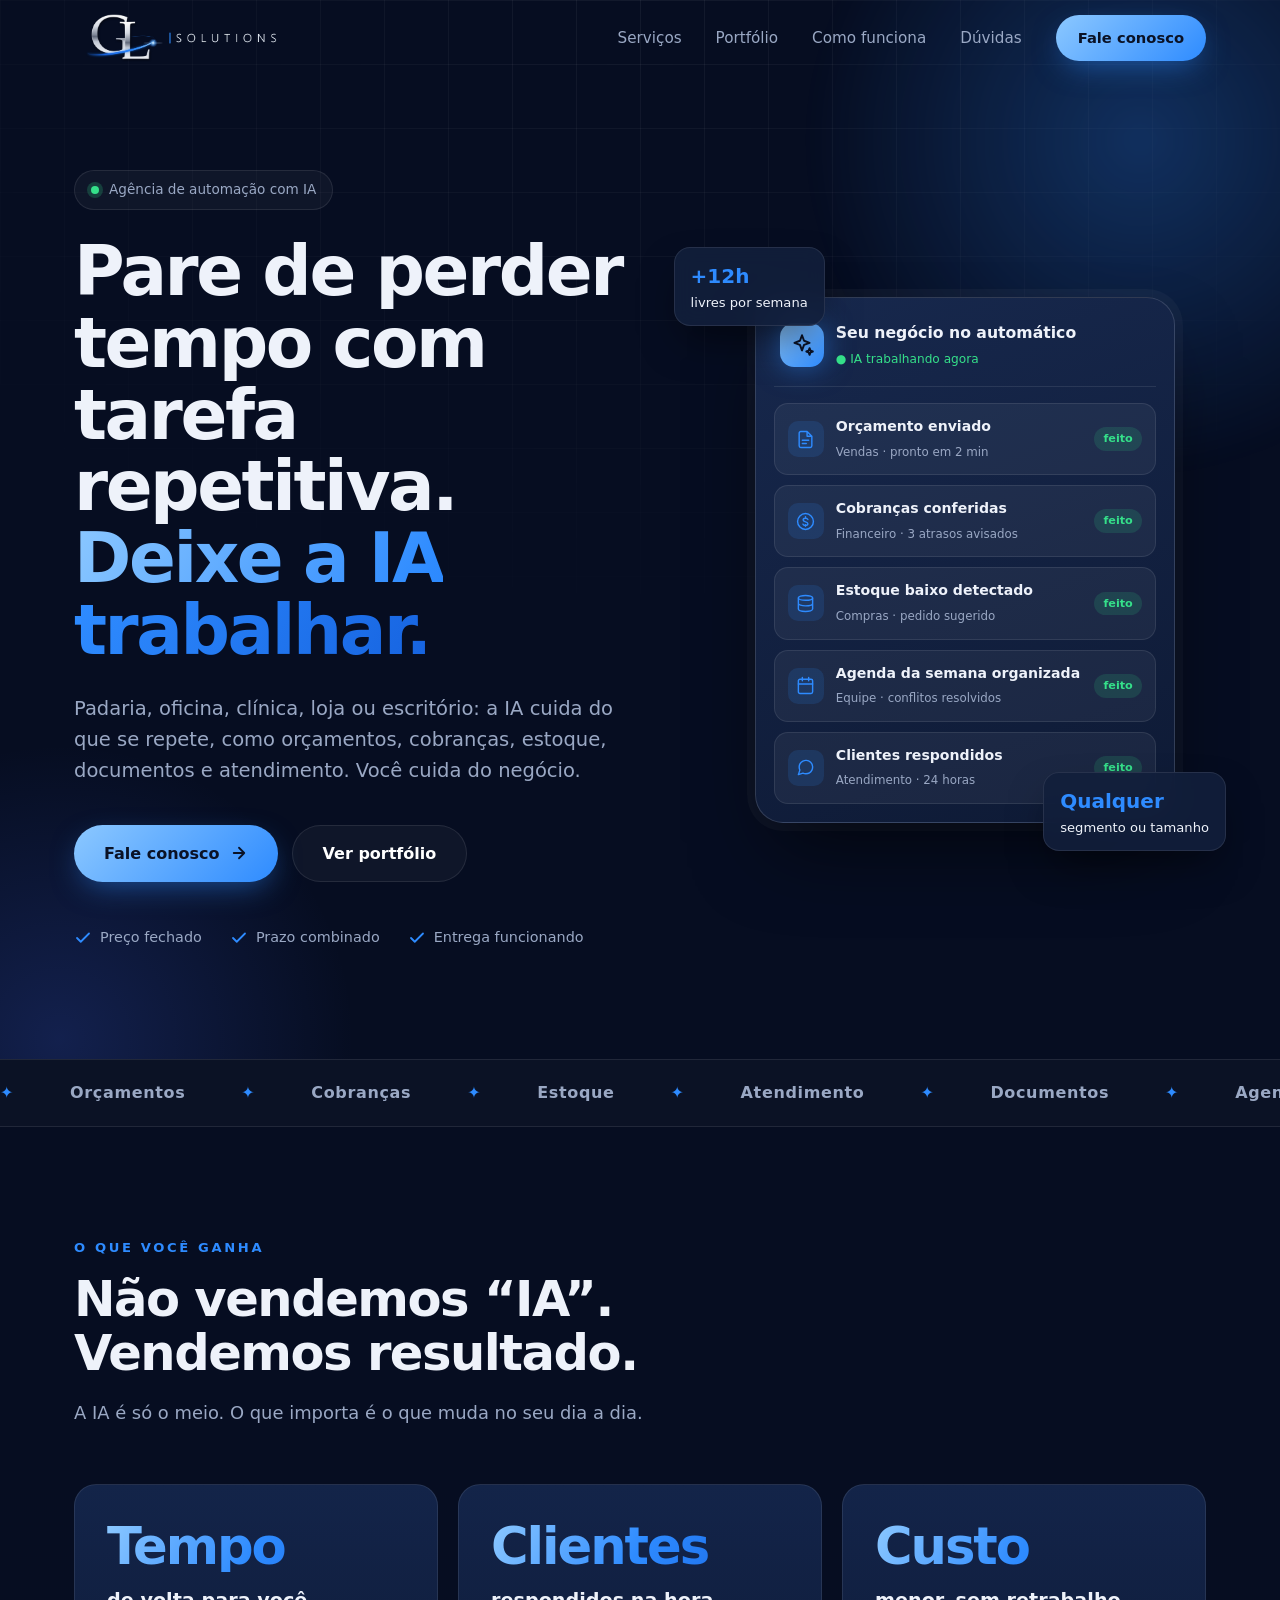
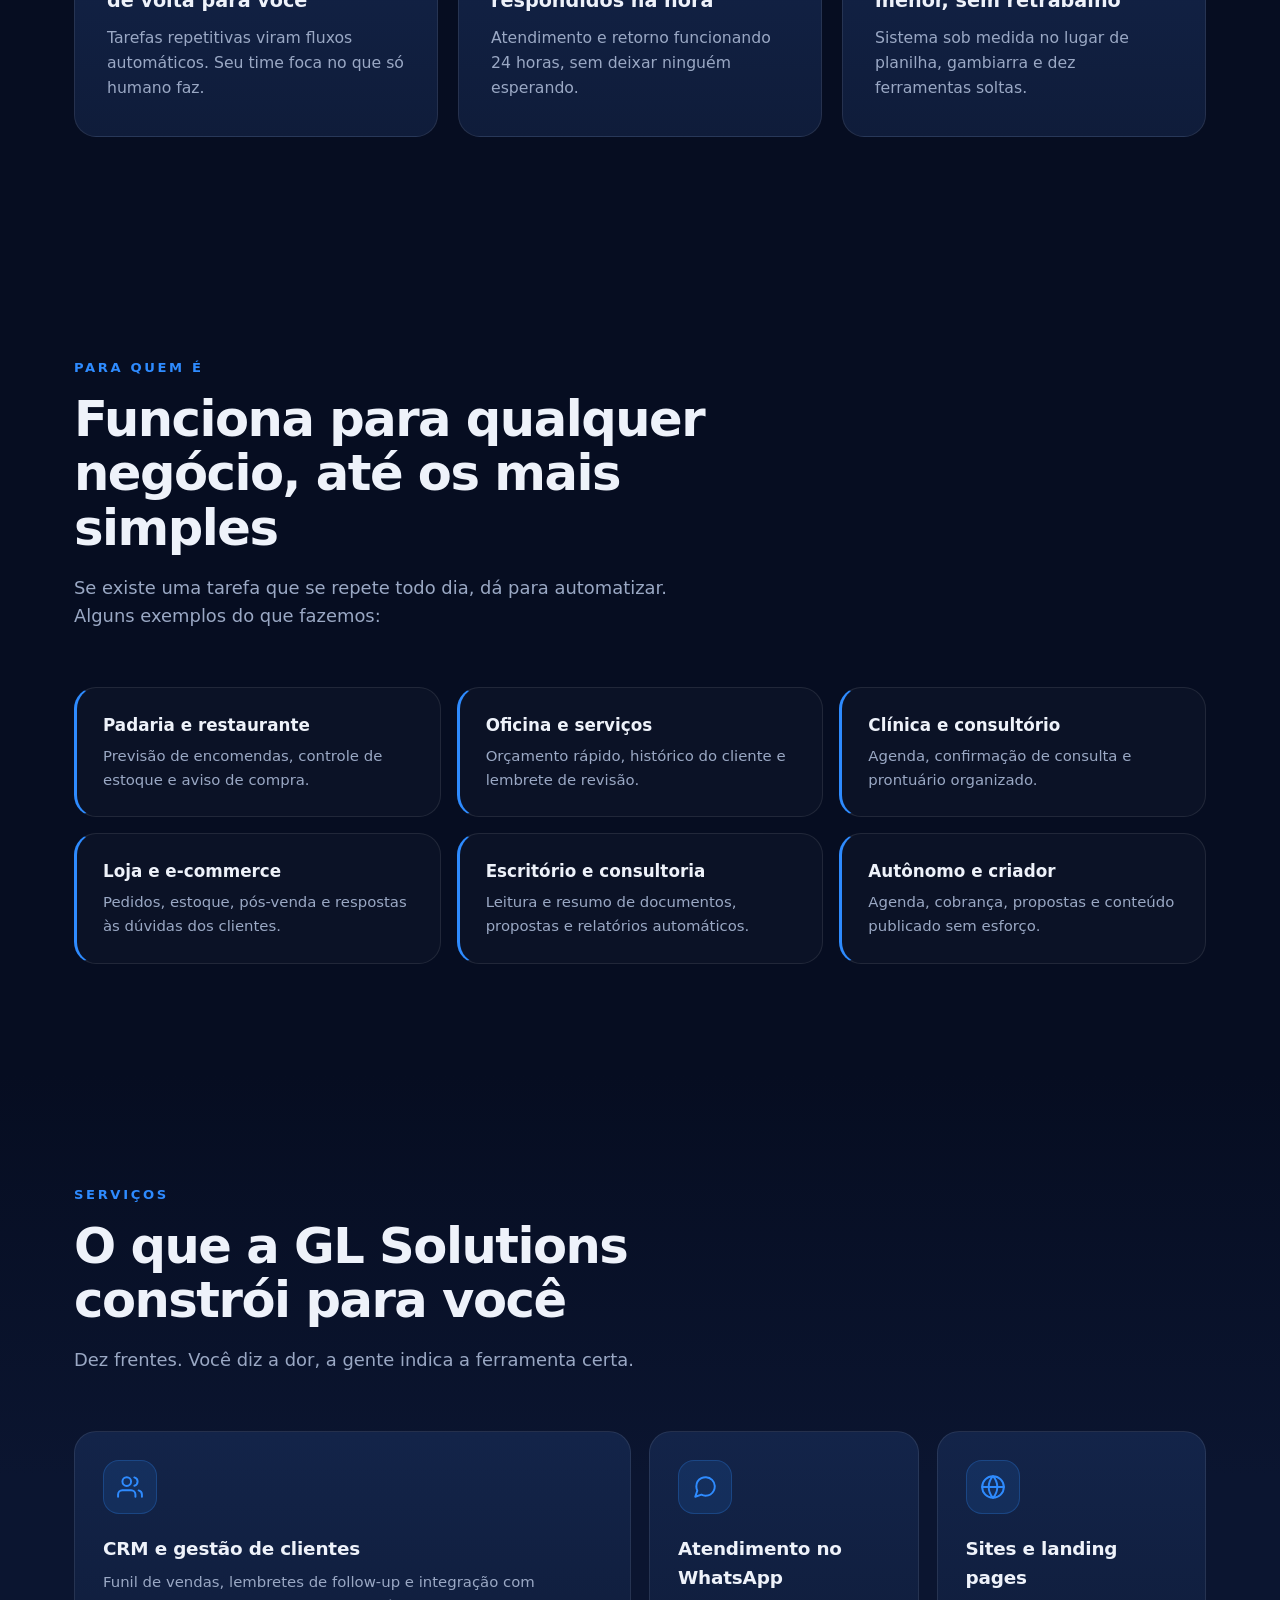
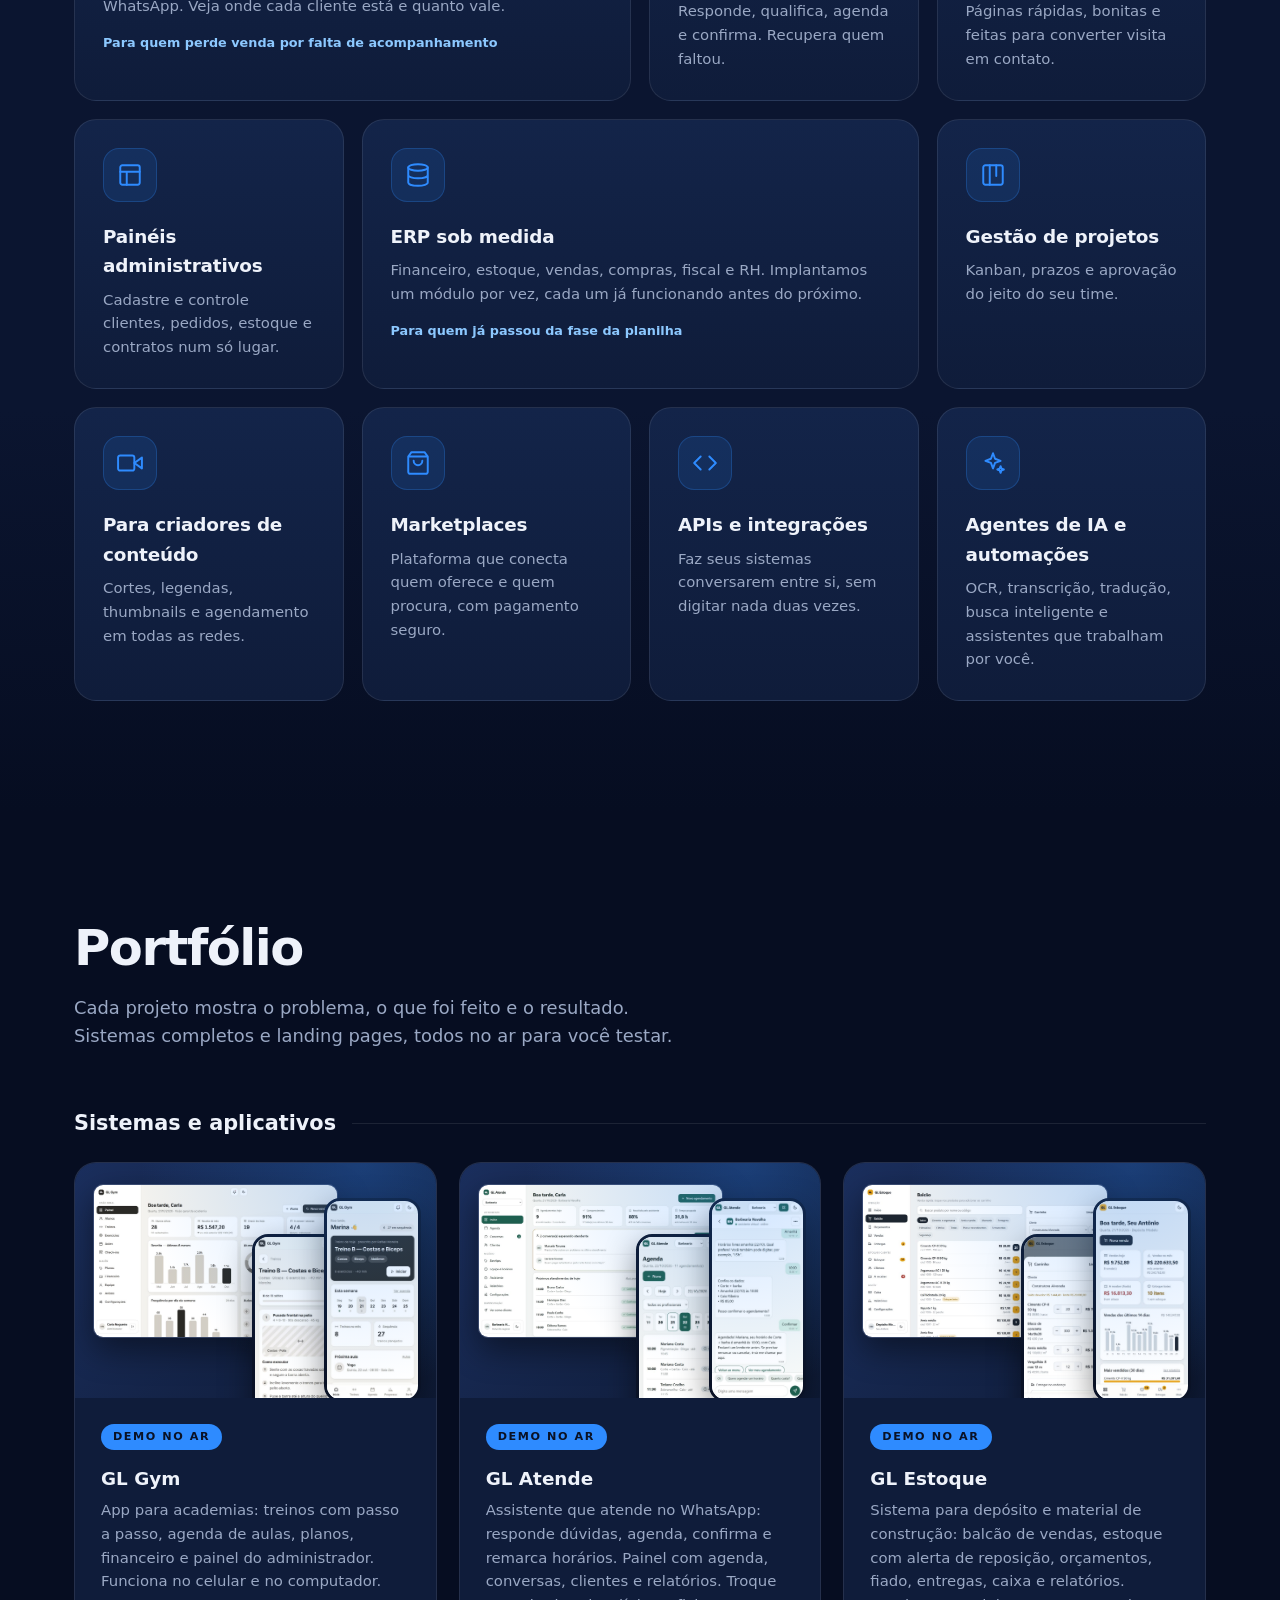
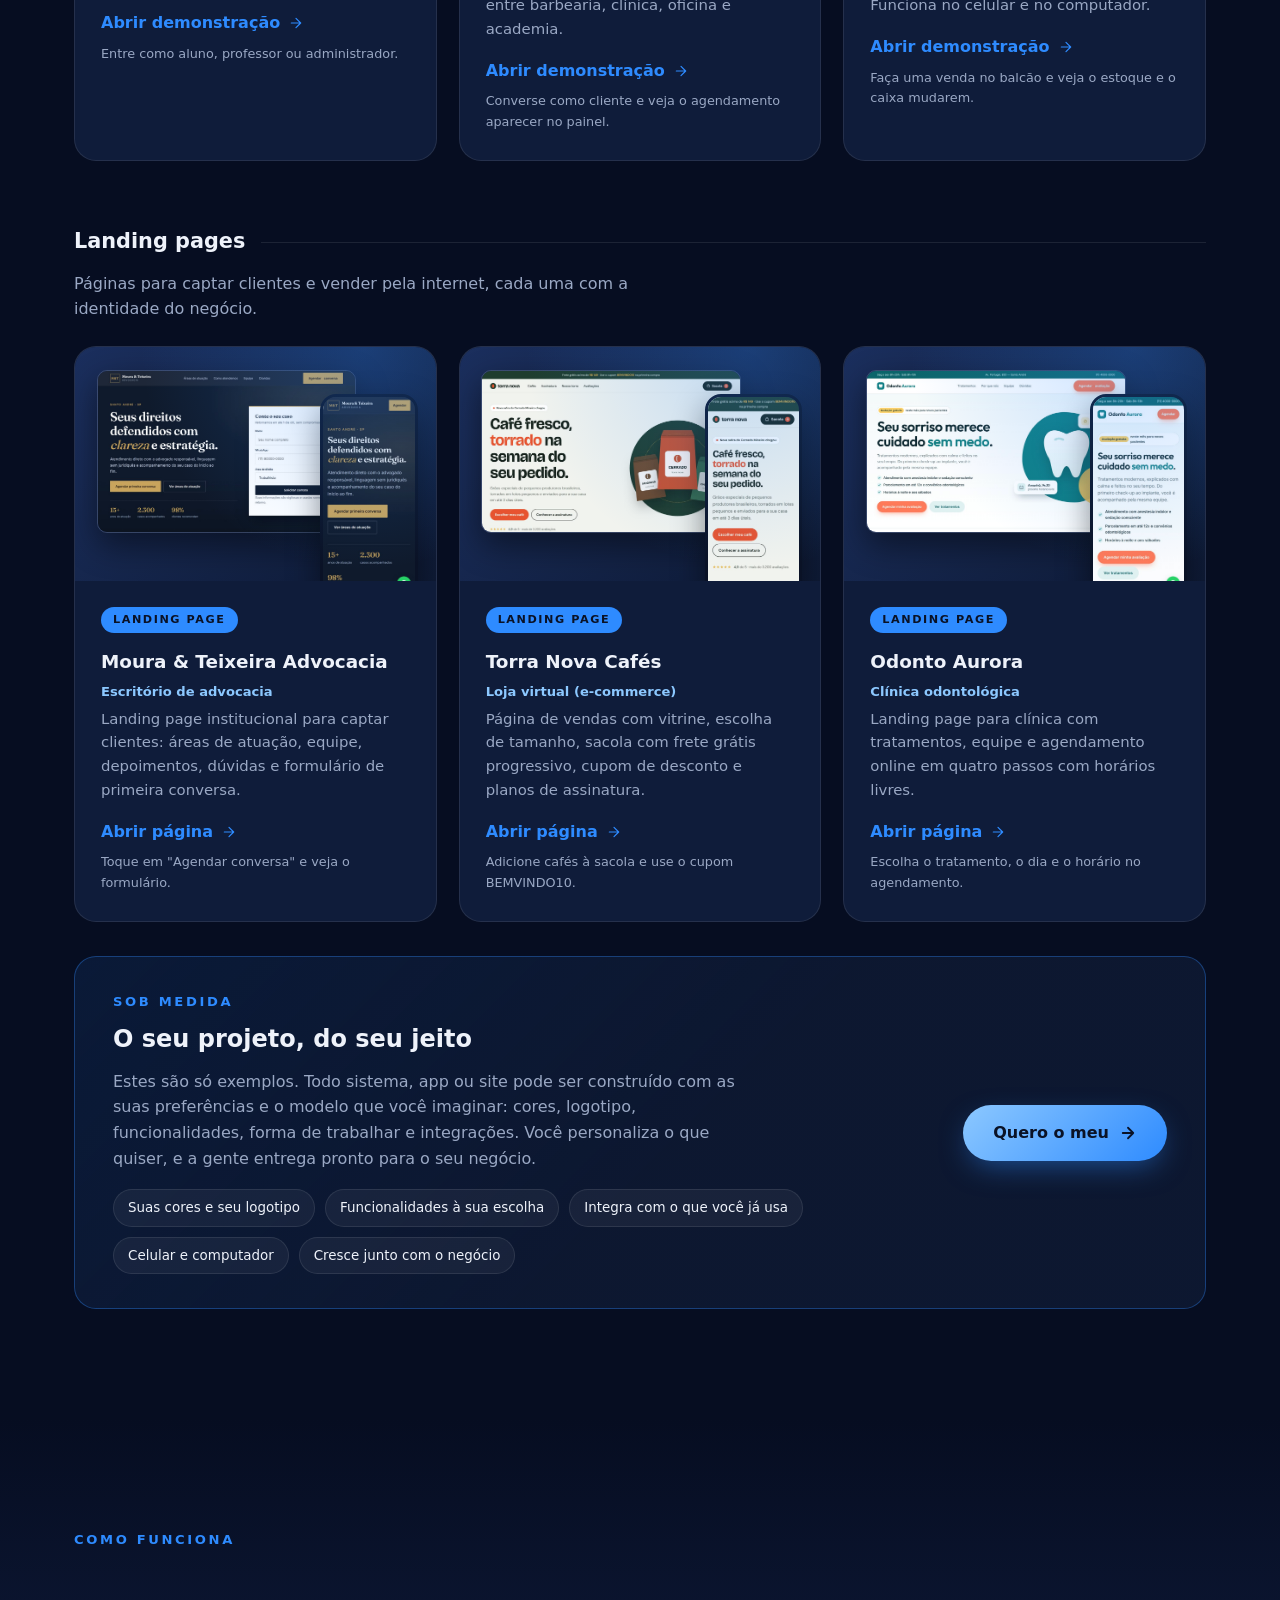
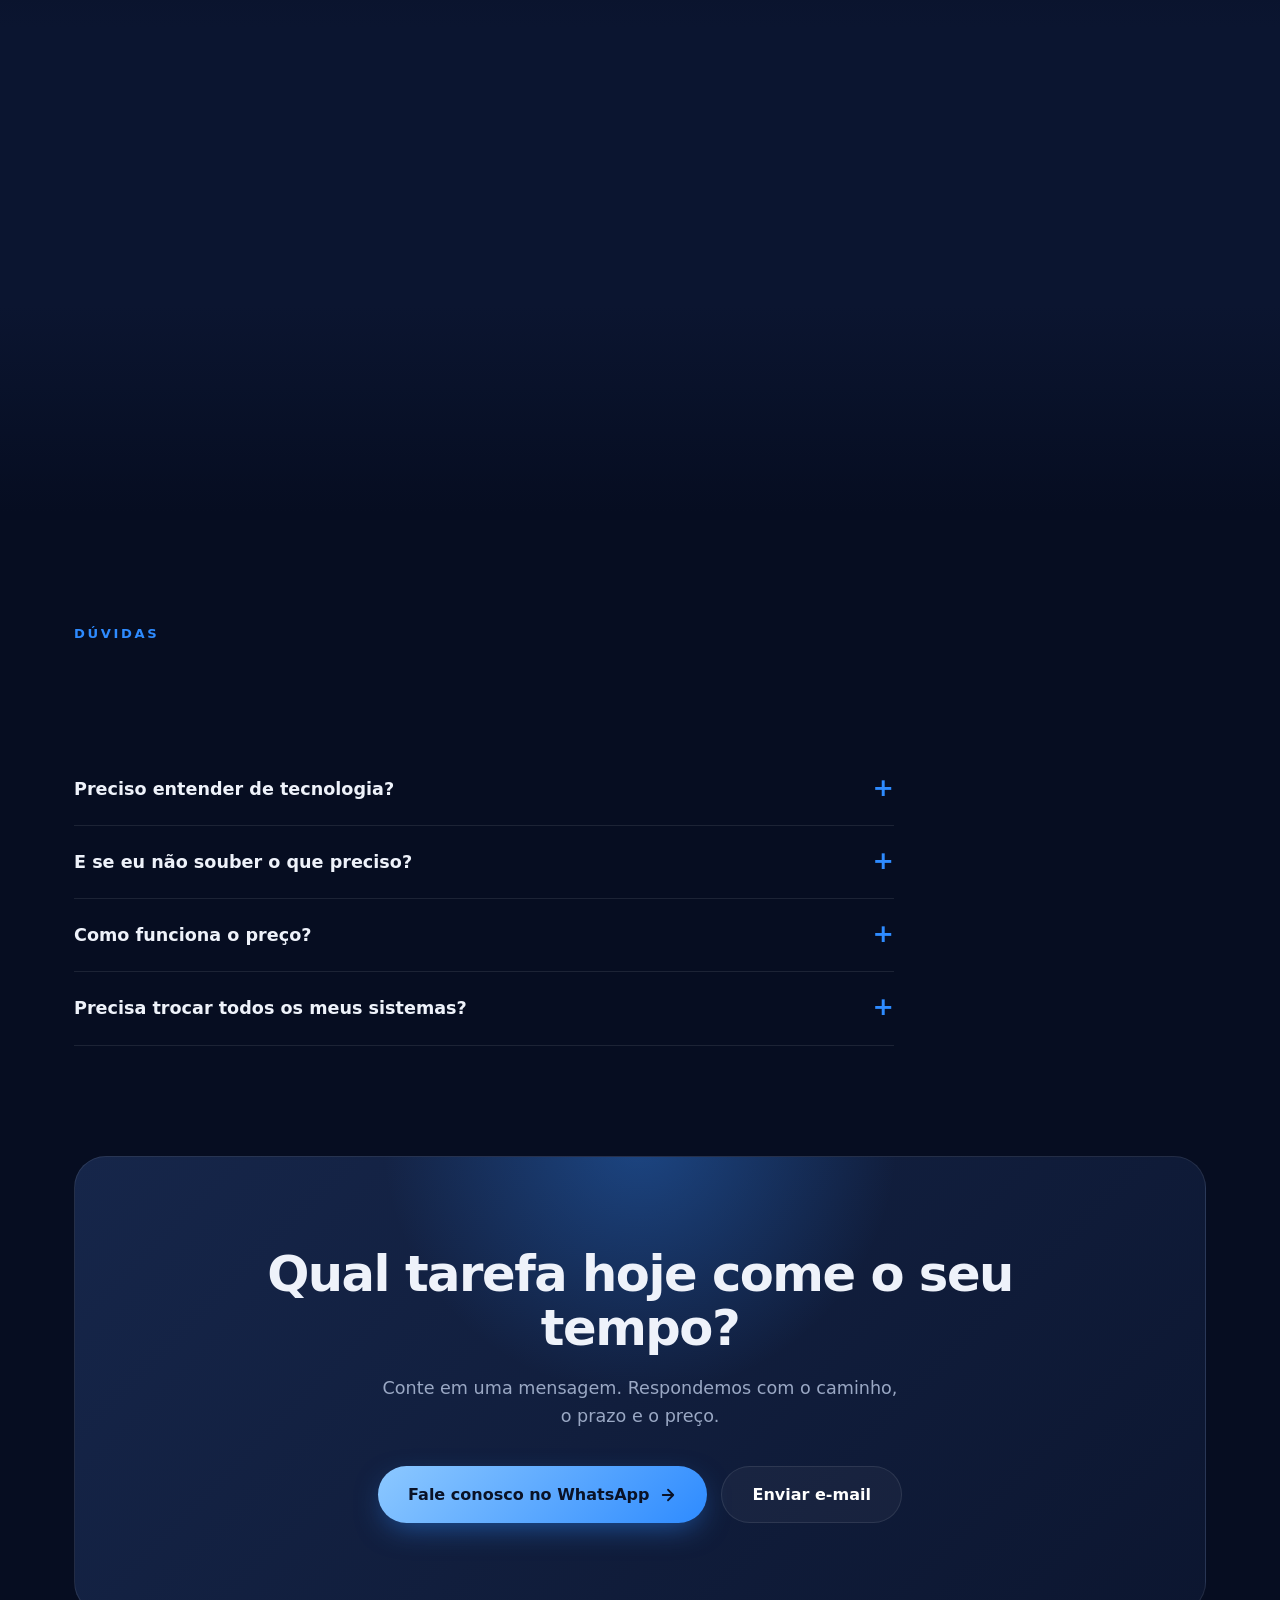
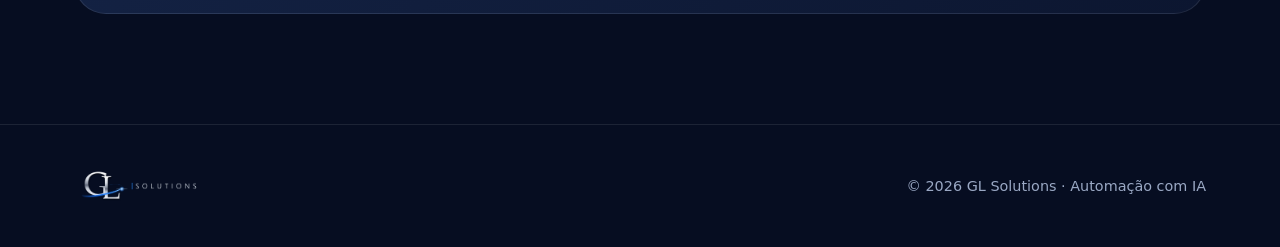
<file: index.html>
<!doctype html>
<html lang="pt-BR">
<head>
<meta charset="utf-8">
<meta name="viewport" content="width=device-width,initial-scale=1">
<title>GL Solutions — Automação com IA</title>
<meta name="description" content="Agência de automação com IA. CRM, ERP, painéis, sites, fluxos de WhatsApp e integrações sob medida, com escopo e preço fechados.">
<link rel="icon" href="[data-uri]">
<style>
:root{
  --bg:#060D21;--bg2:#0B1530;--card:#0F1C3A;--card2:#132449;
  --orange:#2E8BFF;--orange2:#8CC8FF;
  --text:#EEF2FA;--muted:#9AA8C4;--line:rgba(255,255,255,.09);
  --r:22px;
}
*{box-sizing:border-box;margin:0;padding:0}
html{scroll-behavior:smooth;scroll-padding-top:84px}
body{font-family:Inter,system-ui,-apple-system,"Segoe UI",Roboto,sans-serif;background:var(--bg);color:var(--text);line-height:1.6;-webkit-font-smoothing:antialiased;overflow-x:hidden}
a{color:inherit;text-decoration:none}
img{display:block;max-width:100%}
.wrap{max-width:1180px;margin:0 auto;padding:0 24px}
svg.i{width:26px;height:26px;fill:none;stroke:currentColor;stroke-width:1.8;stroke-linecap:round;stroke-linejoin:round}

/* NAV */
header{position:fixed;inset:0 0 auto 0;z-index:50;transition:.3s}
header.scrolled{background:rgba(6,13,33,.78);backdrop-filter:blur(16px);-webkit-backdrop-filter:blur(16px);border-bottom:1px solid var(--line)}
header .wrap{display:flex;align-items:center;justify-content:space-between;height:76px}
.brand img{height:56px;width:auto}
nav{display:flex;align-items:center;gap:34px;font-size:.95rem;color:var(--muted)}
nav a:hover{color:#fff}
.btn{display:inline-flex;align-items:center;gap:10px;background:linear-gradient(135deg,var(--orange2),var(--orange));color:#0A1226;font-weight:700;padding:15px 30px;border-radius:999px;transition:.25s;box-shadow:0 10px 30px -8px rgba(46,139,255,.55)}
.btn:hover{transform:translateY(-2px);box-shadow:0 16px 36px -8px rgba(46,139,255,.7)}
.btn svg{width:18px;height:18px;fill:none;stroke:currentColor;stroke-width:2.4;stroke-linecap:round;stroke-linejoin:round}
.btn.ghost{background:rgba(255,255,255,.04);color:#fff;border:1px solid var(--line);box-shadow:none}
.btn.ghost:hover{border-color:var(--orange);background:rgba(46,139,255,.08)}
nav .btn{padding:11px 22px;font-size:.92rem}

/* HERO */
.hero{position:relative;padding:170px 0 110px;overflow:hidden}
.hero:before{content:"";position:absolute;width:720px;height:720px;right:-220px;top:-220px;background:radial-gradient(circle,rgba(46,139,255,.28),transparent 65%);filter:blur(10px)}
.hero:after{content:"";position:absolute;width:640px;height:640px;left:-260px;bottom:-300px;background:radial-gradient(circle,rgba(70,110,255,.2),transparent 65%)}
.grid-bg{position:absolute;inset:0;background-image:linear-gradient(var(--line) 1px,transparent 1px),linear-gradient(90deg,var(--line) 1px,transparent 1px);background-size:64px 64px;mask-image:radial-gradient(ellipse 70% 60% at 50% 0,#000,transparent);-webkit-mask-image:radial-gradient(ellipse 70% 60% at 50% 0,#000,transparent);opacity:.6}
.hero .wrap{position:relative;z-index:2;display:grid;grid-template-columns:1.1fr .9fr;gap:60px;align-items:center}
.pill{display:inline-flex;align-items:center;gap:10px;border:1px solid var(--line);background:rgba(255,255,255,.04);padding:8px 16px;border-radius:999px;font-size:.85rem;color:var(--muted);margin-bottom:26px}
.pill i{width:8px;height:8px;border-radius:50%;background:#35e08a;box-shadow:0 0 0 4px rgba(53,224,138,.2);animation:pulse 2s infinite}
@keyframes pulse{50%{box-shadow:0 0 0 8px rgba(53,224,138,0)}}
h1{font-size:clamp(2.5rem,5.4vw,4.4rem);line-height:1.04;letter-spacing:-.035em;font-weight:800}
.grad{background:linear-gradient(120deg,var(--orange2),var(--orange) 50%,#1663E0);-webkit-background-clip:text;background-clip:text;color:transparent}
.hero p.lead{font-size:1.22rem;color:var(--muted);margin:26px 0 38px;max-width:540px}
.cta{display:flex;gap:14px;flex-wrap:wrap}
.trust{display:flex;gap:28px;margin-top:44px;color:var(--muted);font-size:.9rem;flex-wrap:wrap}
.trust span{display:flex;align-items:center;gap:8px}
.trust svg{width:18px;height:18px;stroke:var(--orange);fill:none;stroke-width:2.4;stroke-linecap:round;stroke-linejoin:round}

/* PANEL MOCK */
.panel{position:relative;max-width:420px;margin:0 auto;background:linear-gradient(160deg,#17284d,#0e1a35);border:1px solid rgba(255,255,255,.14);border-radius:28px;padding:18px;box-shadow:0 40px 80px -20px rgba(0,0,0,.6),0 0 0 8px rgba(255,255,255,.03);animation:float 6s ease-in-out infinite}
@keyframes float{50%{transform:translateY(-12px)}}
.ptop{display:flex;align-items:center;gap:12px;padding:4px 6px 16px;border-bottom:1px solid var(--line)}
.ptop b{display:block;font-size:.98rem}.ptop small{color:#35e08a;font-size:.76rem}
.orb{width:44px;height:44px;border-radius:14px;display:grid;place-items:center;background:linear-gradient(135deg,var(--orange2),var(--orange));color:#0A1226;box-shadow:0 0 28px rgba(46,139,255,.55)}
.tasks{display:flex;flex-direction:column;gap:10px;padding-top:16px}
.task{display:flex;align-items:center;gap:12px;background:rgba(255,255,255,.05);border:1px solid var(--line);border-radius:14px;padding:11px 13px;opacity:0;transform:translateX(18px);animation:in .5s forwards}
.task i{width:36px;height:36px;border-radius:10px;display:grid;place-items:center;background:rgba(46,139,255,.14);color:var(--orange);flex:none}
.task i svg{width:19px;height:19px}
.task div{flex:1;min-width:0}.task b{display:block;font-size:.88rem}.task small{color:var(--muted);font-size:.74rem}
.task em{font-style:normal;font-size:.7rem;font-weight:700;color:#35e08a;background:rgba(53,224,138,.14);padding:3px 9px;border-radius:99px}
.task:nth-child(1){animation-delay:.4s}.task:nth-child(2){animation-delay:1.1s}.task:nth-child(3){animation-delay:1.8s}.task:nth-child(4){animation-delay:2.5s}.task:nth-child(5){animation-delay:3.2s}
@keyframes in{to{opacity:1;transform:none}}
.badge{position:absolute;background:rgba(18,31,59,.92);backdrop-filter:blur(10px);border:1px solid var(--line);border-radius:16px;padding:12px 16px;font-size:.82rem;box-shadow:0 20px 40px -10px rgba(0,0,0,.5)}
.badge b{display:block;font-size:1.25rem;color:var(--orange)}
.badge.a{left:-50px;top:-50px;animation:float 5s ease-in-out infinite}
.badge.b{right:-20px;bottom:-28px;animation:float 7s ease-in-out infinite reverse}

/* MARQUEE */
.marquee{border-block:1px solid var(--line);background:rgba(255,255,255,.02);overflow:hidden;padding:20px 0}
.track{display:flex;gap:56px;width:max-content;animation:scroll 32s linear infinite;color:var(--muted);font-weight:600;letter-spacing:.04em;white-space:nowrap}
.track span:before{content:"✦";color:var(--orange);margin-right:56px}
@keyframes scroll{to{transform:translateX(-50%)}}

/* SECTIONS */
section{padding:110px 0;position:relative}
.eyebrow{color:var(--orange);font-weight:700;font-size:.82rem;letter-spacing:.2em;text-transform:uppercase;margin-bottom:14px}
h2{font-size:clamp(2rem,4vw,3.1rem);letter-spacing:-.03em;line-height:1.1;font-weight:800;max-width:760px}
.sub{color:var(--muted);font-size:1.12rem;max-width:620px;margin:18px 0 56px}

/* BENEFITS */
.trio{display:grid;grid-template-columns:repeat(3,1fr);gap:20px}
.ben{background:linear-gradient(180deg,var(--card2),var(--card));border:1px solid var(--line);border-radius:var(--r);padding:36px 32px}
.ben .big{font-size:3.2rem;font-weight:800;letter-spacing:-.04em;line-height:1}
.ben h3{margin:14px 0 8px;font-size:1.2rem}
.ben p{color:var(--muted);font-size:.98rem}

.segs{display:grid;grid-template-columns:repeat(3,1fr);gap:16px}
.seg{border:1px solid var(--line);border-radius:var(--r);padding:24px 26px;background:rgba(255,255,255,.025);border-left:3px solid var(--orange)}
.seg b{display:block;font-size:1.05rem;margin-bottom:6px}.seg p{color:var(--muted);font-size:.93rem}
/* SERVICES BENTO */
.bento{display:grid;grid-template-columns:repeat(4,1fr);gap:18px}
.svc{grid-column:span 1;position:relative;background:linear-gradient(180deg,var(--card2),var(--card));border:1px solid var(--line);border-radius:var(--r);padding:28px;overflow:hidden;transition:.3s}
.svc.w{grid-column:span 2}
.svc:hover{transform:translateY(-6px);border-color:rgba(46,139,255,.55);box-shadow:0 30px 60px -30px rgba(46,139,255,.35)}
.svc:before{content:"";position:absolute;inset:auto -40% -60% auto;width:240px;height:240px;background:radial-gradient(circle,rgba(46,139,255,.16),transparent 70%);opacity:0;transition:.4s}
.svc:hover:before{opacity:1}
.ic{width:54px;height:54px;border-radius:16px;display:grid;place-items:center;background:rgba(46,139,255,.12);color:var(--orange);margin-bottom:20px;border:1px solid rgba(46,139,255,.25)}
.svc h3{font-size:1.15rem;margin-bottom:8px;letter-spacing:-.01em}
.svc p{color:var(--muted);font-size:.93rem}
.svc .dor{display:block;margin-top:14px;font-size:.8rem;color:var(--orange2);font-weight:600}

/* PORTFOLIO */
.alt{background:linear-gradient(180deg,var(--bg),var(--bg2) 30%,var(--bg2) 70%,var(--bg))}
.cases{display:grid;grid-template-columns:repeat(3,1fr);gap:22px}
.case{background:var(--card);border:1px solid var(--line);border-radius:var(--r);overflow:hidden;transition:.3s}
.case:hover{transform:translateY(-6px);border-color:rgba(46,139,255,.5)}
.shot{height:200px;background:linear-gradient(135deg,#1b2f5e,#0e1a35);position:relative;padding:18px}
.shot:after{content:"";position:absolute;inset:0;background:radial-gradient(circle at 80% 0,rgba(46,139,255,.25),transparent 60%)}
.bar{display:flex;gap:6px;margin-bottom:14px}.bar i{width:9px;height:9px;border-radius:50%;background:rgba(255,255,255,.2)}
.line{height:10px;border-radius:6px;background:rgba(255,255,255,.12);margin-bottom:10px}
.line.o{background:rgba(46,139,255,.55);width:40%}
.blk{display:grid;grid-template-columns:repeat(3,1fr);gap:8px;margin-top:16px}.blk b{height:50px;border-radius:10px;background:rgba(255,255,255,.07)}
.cbody{padding:24px 26px 28px}
.soon{display:inline-block;font-size:.7rem;font-weight:800;letter-spacing:.14em;color:#0A1226;background:var(--orange);padding:4px 12px;border-radius:99px}
.case h3{margin:14px 0 6px;font-size:1.15rem}
.case p{color:var(--muted);font-size:.93rem}
a.shot{display:block;text-decoration:none}

.shot.preview{height:auto;aspect-ratio:16/10.4;padding:0;overflow:hidden}
.shot.preview:after{pointer-events:none;z-index:3}
.shot.preview img{position:absolute;display:block;height:auto;border-radius:10px;box-shadow:0 12px 32px rgba(0,0,0,.45);transition:transform .35s}
.shot.preview .pv-d{left:5%;top:9%;width:68%;border:1px solid rgba(255,255,255,.14)}
.shot.preview .pv-p1{right:4%;top:15%;width:27%;border-radius:16px;border:3px solid #0A1226;z-index:2}
.shot.preview .pv-p2{right:24%;top:30%;width:27%;border-radius:16px;border:3px solid #0A1226;z-index:1}
.case:hover .shot.preview .pv-p1{transform:translateY(-6px)}.case:hover .shot.preview .pv-p2{transform:translateY(-3px)}
.case.live .go{display:inline-flex;align-items:center;gap:8px;margin-top:16px;color:var(--orange);font-weight:700;text-decoration:none}
.case.live .go:hover{text-decoration:underline}
.case .hint{margin-top:8px;font-size:.8rem;color:var(--muted)}

.custom{margin-top:34px;display:flex;align-items:center;justify-content:space-between;gap:28px;flex-wrap:wrap;padding:34px 38px;border-radius:var(--r);border:1px solid rgba(46,139,255,.35);background:linear-gradient(135deg,rgba(46,139,255,.10),rgba(18,31,59,.6) 55%)}
.custom .cu-txt{flex:1 1 460px;min-width:0}
.custom .eyebrow{margin-bottom:8px}
.custom h3{font-size:1.5rem;margin-bottom:10px}
.custom p{color:var(--muted);max-width:640px}
.cu-chips{display:flex;flex-wrap:wrap;gap:10px;margin-top:18px}
.cu-chips span{font-size:.84rem;color:var(--text);background:rgba(255,255,255,.05);border:1px solid var(--line);padding:7px 14px;border-radius:999px}
.custom .btn{flex:none}
@media(max-width:700px){.custom{padding:26px 22px}.custom .btn{width:100%;justify-content:center}}

.cgroup{font-size:1.3rem;margin:8px 0 22px;display:flex;align-items:center;gap:16px}
.cgroup:after{content:"";flex:1;height:1px;background:var(--line)}
.cgsub{color:var(--muted);margin:-10px 0 24px;max-width:640px}
.cases+.cgroup{margin-top:64px}
.case .cseg{font-size:.82rem;color:var(--orange2);font-weight:600;margin:-2px 0 6px}
.shot.preview.lp .pv-d{left:6%;top:10%;width:72%}
.shot.preview.lp .pv-p1{right:5%;top:20%;width:27%}

/* PROCESS */
.steps{display:grid;grid-template-columns:repeat(4,1fr);gap:20px;position:relative}
.step{padding:28px;border:1px solid var(--line);border-radius:var(--r);background:rgba(255,255,255,.025)}
.step .n{width:44px;height:44px;border-radius:50%;display:grid;place-items:center;background:linear-gradient(135deg,var(--orange2),var(--orange));color:#0A1226;font-weight:800;margin-bottom:18px}
.step h3{font-size:1.1rem;margin-bottom:8px}.step p{color:var(--muted);font-size:.93rem}

/* FAQ */
.faq{max-width:820px}
details{border-bottom:1px solid var(--line);padding:22px 0}
summary{cursor:pointer;font-weight:700;font-size:1.1rem;list-style:none;display:flex;justify-content:space-between;gap:20px}
summary::-webkit-details-marker{display:none}
summary:after{content:"+";color:var(--orange);font-size:1.6rem;line-height:1;transition:.2s}
details[open] summary:after{transform:rotate(45deg)}
details p{color:var(--muted);margin-top:12px}

/* CTA */
.final{position:relative;text-align:center;border-radius:32px;padding:90px 24px;overflow:hidden;background:linear-gradient(135deg,#16264a,#0c1630);border:1px solid var(--line)}
.final:before{content:"";position:absolute;width:560px;height:560px;left:50%;top:-300px;transform:translateX(-50%);background:radial-gradient(circle,rgba(46,139,255,.35),transparent 65%)}
.final>*{position:relative}
.final h2{margin:0 auto}
.final p{color:var(--muted);max-width:520px;margin:18px auto 36px;font-size:1.1rem}
.final .cta{justify-content:center}

footer{padding:44px 0;border-top:1px solid var(--line);color:var(--muted);font-size:.9rem}
footer .wrap{display:flex;justify-content:space-between;align-items:center;flex-wrap:wrap;gap:16px}
footer img{height:34px;width:auto}

/* REVEAL */
.js .rv{opacity:0;transform:translateY(28px);transition:opacity .8s,transform .8s}
.js .rv.on{opacity:1;transform:none}

@media(max-width:980px){.segs{grid-template-columns:1fr 1fr}
  .hero{padding:130px 0 80px}.hero .wrap{grid-template-columns:1fr}
  .badge.a{left:-8px}.badge.b{right:-8px}
  .trio,.cases{grid-template-columns:1fr}.bento{grid-template-columns:1fr 1fr}.steps{grid-template-columns:1fr 1fr}
  nav a:not(.btn){display:none}section{padding:80px 0}
}
@media(max-width:560px){.segs{grid-template-columns:1fr}.bento,.steps{grid-template-columns:1fr}.svc.w{grid-column:span 1}.badge{display:none}.brand img{height:34px}}
@media(prefers-reduced-motion:reduce){*{animation:none!important;transition:none!important}.task{opacity:1;transform:none}}
</style>
</head>
<body>

<svg width="0" height="0" style="position:absolute" aria-hidden="true">
  <symbol id="users" viewBox="0 0 24 24"><path d="M17 21v-2a4 4 0 0 0-4-4H5a4 4 0 0 0-4 4v2"/><circle cx="9" cy="7" r="4"/><path d="M23 21v-2a4 4 0 0 0-3-3.87M16 3.13a4 4 0 0 1 0 7.75"/></symbol>
  <symbol id="layout" viewBox="0 0 24 24"><rect x="3" y="3" width="18" height="18" rx="2"/><path d="M3 9h18M9 21V9"/></symbol>
  <symbol id="globe" viewBox="0 0 24 24"><circle cx="12" cy="12" r="10"/><path d="M2 12h20M12 2a15.3 15.3 0 0 1 4 10 15.3 15.3 0 0 1-4 10 15.3 15.3 0 0 1-4-10 15.3 15.3 0 0 1 4-10z"/></symbol>
  <symbol id="chat" viewBox="0 0 24 24"><path d="M21 11.5a8.4 8.4 0 0 1-.9 3.8 8.5 8.5 0 0 1-7.6 4.7 8.4 8.4 0 0 1-3.8-.9L3 21l1.9-5.7a8.4 8.4 0 0 1-.9-3.8 8.5 8.5 0 0 1 4.7-7.6 8.4 8.4 0 0 1 3.8-.9h.5a8.5 8.5 0 0 1 8 8z"/></symbol>
  <symbol id="cols" viewBox="0 0 24 24"><rect x="3" y="3" width="18" height="18" rx="2"/><path d="M9 3v18M15 3v10"/></symbol>
  <symbol id="video" viewBox="0 0 24 24"><path d="M23 7l-7 5 7 5V7z"/><rect x="1" y="5" width="15" height="14" rx="2"/></symbol>
  <symbol id="db" viewBox="0 0 24 24"><ellipse cx="12" cy="5" rx="9" ry="3"/><path d="M21 12c0 1.7-4 3-9 3s-9-1.3-9-3M3 5v14c0 1.7 4 3 9 3s9-1.3 9-3V5"/></symbol>
  <symbol id="bag" viewBox="0 0 24 24"><path d="M6 2L3 6v14a2 2 0 0 0 2 2h14a2 2 0 0 0 2-2V6l-3-4zM3 6h18M16 10a4 4 0 0 1-8 0"/></symbol>
  <symbol id="code" viewBox="0 0 24 24"><path d="M16 18l6-6-6-6M8 6l-6 6 6 6"/></symbol>
  <symbol id="spark" viewBox="0 0 24 24"><path d="M12 3l1.9 5.1L19 10l-5.1 1.9L12 17l-1.9-5.1L5 10l5.1-1.9L12 3zM19 15l.9 2.1L22 18l-2.1.9L19 21l-.9-2.1L16 18l2.1-.9L19 15z"/></symbol>
  <symbol id="doc" viewBox="0 0 24 24"><path d="M14 2H6a2 2 0 0 0-2 2v16a2 2 0 0 0 2 2h12a2 2 0 0 0 2-2V8zM14 2v6h6M8 13h8M8 17h5"/></symbol>
  <symbol id="coin" viewBox="0 0 24 24"><circle cx="12" cy="12" r="10"/><path d="M15 9.5a3 3 0 0 0-3-1.5c-1.7 0-3 .9-3 2.2 0 3 6 1.6 6 4.6 0 1.3-1.3 2.2-3 2.2a3.2 3.2 0 0 1-3.2-1.6M12 6v2M12 16v2"/></symbol>
  <symbol id="cal" viewBox="0 0 24 24"><rect x="3" y="4" width="18" height="18" rx="2"/><path d="M16 2v4M8 2v4M3 10h18"/></symbol>
  <symbol id="arrow" viewBox="0 0 24 24"><path d="M5 12h14M12 5l7 7-7 7"/></symbol>
  <symbol id="check" viewBox="0 0 24 24"><path d="M20 6L9 17l-5-5"/></symbol>
</svg>

<header id="top"><div class="wrap">
  <a class="brand" href="#"><img src="[data-uri]" alt="GL Solutions"></a>
  <nav>
    <a href="#servicos">Serviços</a><a href="#portfolio">Portfólio</a><a href="#processo">Como funciona</a><a href="#duvidas">Dúvidas</a>
    <a class="btn" href="#contato">Fale conosco</a>
  </nav>
</div></header>

<main>
<div class="hero">
  <div class="grid-bg"></div>
  <div class="wrap">
    <div>
      <div class="pill"><i></i> Agência de automação com IA</div>
      <h1>Pare de perder tempo com tarefa repetitiva. <span class="grad">Deixe a IA trabalhar.</span></h1>
      <p class="lead">Padaria, oficina, clínica, loja ou escritório: a IA cuida do que se repete, como orçamentos, cobranças, estoque, documentos e atendimento. Você cuida do negócio.</p>
      <div class="cta">
        <a class="btn" href="#contato">Fale conosco <svg><use href="#arrow"/></svg></a>
        <a class="btn ghost" href="#portfolio">Ver portfólio</a>
      </div>
      <div class="trust">
        <span><svg><use href="#check"/></svg>Preço fechado</span>
        <span><svg><use href="#check"/></svg>Prazo combinado</span>
        <span><svg><use href="#check"/></svg>Entrega funcionando</span>
      </div>
    </div>
    <div style="position:relative">
      <div class="panel">
        <div class="ptop"><div class="orb"><svg class="i"><use href="#spark"/></svg></div><div><b>Seu negócio no automático</b><small>● IA trabalhando agora</small></div></div>
        <div class="tasks">
          <div class="task"><i><svg class="i"><use href="#doc"/></svg></i><div><b>Orçamento enviado</b><small>Vendas · pronto em 2 min</small></div><em>feito</em></div>
          <div class="task"><i><svg class="i"><use href="#coin"/></svg></i><div><b>Cobranças conferidas</b><small>Financeiro · 3 atrasos avisados</small></div><em>feito</em></div>
          <div class="task"><i><svg class="i"><use href="#db"/></svg></i><div><b>Estoque baixo detectado</b><small>Compras · pedido sugerido</small></div><em>feito</em></div>
          <div class="task"><i><svg class="i"><use href="#cal"/></svg></i><div><b>Agenda da semana organizada</b><small>Equipe · conflitos resolvidos</small></div><em>feito</em></div>
          <div class="task"><i><svg class="i"><use href="#chat"/></svg></i><div><b>Clientes respondidos</b><small>Atendimento · 24 horas</small></div><em>feito</em></div>
        </div>
      </div>
      <div class="badge a"><b>+12h</b>livres por semana</div>
      <div class="badge b"><b>Qualquer</b>segmento ou tamanho</div>
    </div>
  </div>
</div>

<div class="marquee"><div class="track" aria-hidden="true">
  <span>Orçamentos</span><span>Cobranças</span><span>Estoque</span><span>Atendimento</span><span>Documentos</span><span>Agenda</span><span>Relatórios</span><span>Sites</span>
  <span>Orçamentos</span><span>Cobranças</span><span>Estoque</span><span>Atendimento</span><span>Documentos</span><span>Agenda</span><span>Relatórios</span><span>Sites</span>
</div></div>

<section><div class="wrap">
  <div class="eyebrow">O que você ganha</div>
  <h2 class="rv">Não vendemos “IA”. Vendemos resultado.</h2>
  <p class="sub rv">A IA é só o meio. O que importa é o que muda no seu dia a dia.</p>
  <div class="trio">
    <div class="ben rv"><div class="big grad">Tempo</div><h3>de volta para você</h3><p>Tarefas repetitivas viram fluxos automáticos. Seu time foca no que só humano faz.</p></div>
    <div class="ben rv"><div class="big grad">Clientes</div><h3>respondidos na hora</h3><p>Atendimento e retorno funcionando 24 horas, sem deixar ninguém esperando.</p></div>
    <div class="ben rv"><div class="big grad">Custo</div><h3>menor, sem retrabalho</h3><p>Sistema sob medida no lugar de planilha, gambiarra e dez ferramentas soltas.</p></div>
  </div>
</div></section>

<section id="segmentos"><div class="wrap">
  <div class="eyebrow">Para quem é</div>
  <h2 class="rv">Funciona para qualquer negócio, até os mais simples</h2>
  <p class="sub rv">Se existe uma tarefa que se repete todo dia, dá para automatizar. Alguns exemplos do que fazemos:</p>
  <div class="segs">
    <div class="seg rv"><b>Padaria e restaurante</b><p>Previsão de encomendas, controle de estoque e aviso de compra.</p></div>
    <div class="seg rv"><b>Oficina e serviços</b><p>Orçamento rápido, histórico do cliente e lembrete de revisão.</p></div>
    <div class="seg rv"><b>Clínica e consultório</b><p>Agenda, confirmação de consulta e prontuário organizado.</p></div>
    <div class="seg rv"><b>Loja e e-commerce</b><p>Pedidos, estoque, pós-venda e respostas às dúvidas dos clientes.</p></div>
    <div class="seg rv"><b>Escritório e consultoria</b><p>Leitura e resumo de documentos, propostas e relatórios automáticos.</p></div>
    <div class="seg rv"><b>Autônomo e criador</b><p>Agenda, cobrança, propostas e conteúdo publicado sem esforço.</p></div>
  </div>
</div></section>

<section id="servicos" class="alt"><div class="wrap">
  <div class="eyebrow">Serviços</div>
  <h2 class="rv">O que a GL Solutions constrói para você</h2>
  <p class="sub rv">Dez frentes. Você diz a dor, a gente indica a ferramenta certa.</p>
  <div class="bento">
    <div class="svc w rv"><div class="ic"><svg class="i"><use href="#users"/></svg></div><h3>CRM e gestão de clientes</h3><p>Funil de vendas, lembretes de follow-up e integração com WhatsApp. Veja onde cada cliente está e quanto vale.</p><span class="dor">Para quem perde venda por falta de acompanhamento</span></div>
    <div class="svc rv"><div class="ic"><svg class="i"><use href="#chat"/></svg></div><h3>Atendimento no WhatsApp</h3><p>Responde, qualifica, agenda e confirma. Recupera quem faltou.</p></div>
    <div class="svc rv"><div class="ic"><svg class="i"><use href="#globe"/></svg></div><h3>Sites e landing pages</h3><p>Páginas rápidas, bonitas e feitas para converter visita em contato.</p></div>
    <div class="svc rv"><div class="ic"><svg class="i"><use href="#layout"/></svg></div><h3>Painéis administrativos</h3><p>Cadastre e controle clientes, pedidos, estoque e contratos num só lugar.</p></div>
    <div class="svc w rv"><div class="ic"><svg class="i"><use href="#db"/></svg></div><h3>ERP sob medida</h3><p>Financeiro, estoque, vendas, compras, fiscal e RH. Implantamos um módulo por vez, cada um já funcionando antes do próximo.</p><span class="dor">Para quem já passou da fase da planilha</span></div>
    <div class="svc rv"><div class="ic"><svg class="i"><use href="#cols"/></svg></div><h3>Gestão de projetos</h3><p>Kanban, prazos e aprovação do jeito do seu time.</p></div>
    <div class="svc rv"><div class="ic"><svg class="i"><use href="#video"/></svg></div><h3>Para criadores de conteúdo</h3><p>Cortes, legendas, thumbnails e agendamento em todas as redes.</p></div>
    <div class="svc rv"><div class="ic"><svg class="i"><use href="#bag"/></svg></div><h3>Marketplaces</h3><p>Plataforma que conecta quem oferece e quem procura, com pagamento seguro.</p></div>
    <div class="svc rv"><div class="ic"><svg class="i"><use href="#code"/></svg></div><h3>APIs e integrações</h3><p>Faz seus sistemas conversarem entre si, sem digitar nada duas vezes.</p></div>
    <div class="svc rv"><div class="ic"><svg class="i"><use href="#spark"/></svg></div><h3>Agentes de IA e automações</h3><p>OCR, transcrição, tradução, busca inteligente e assistentes que trabalham por você.</p></div>
  </div>
</div></section>

<section id="portfolio"><div class="wrap">
  <h2 class="rv">Portfólio</h2>
  <p class="sub rv">Cada projeto mostra o problema, o que foi feito e o resultado. Sistemas completos e landing pages, todos no ar para você testar.</p>
  <h3 class="cgroup">Sistemas e aplicativos</h3>
  <div class="cases">
    <!-- Para adicionar um projeto: troque o conteúdo de um bloco .case e tire o selo "Em breve" -->
    <article class="case rv live"><a class="shot preview" href="demos/gl-gym/index.html" target="_blank" rel="noopener" aria-label="Abrir demonstração do GL Gym"><img class="pv-d" src="assets/glgym-desktop.jpg" alt="Painel administrativo do GL Gym no computador" loading="lazy"><img class="pv-p2" src="assets/glgym-treino.jpg" alt="Treino com passo a passo no celular" loading="lazy"><img class="pv-p1" src="assets/glgym-home.jpg" alt="Tela inicial do aluno no celular" loading="lazy"></a><div class="cbody"><span class="soon">DEMO NO AR</span><h3>GL Gym</h3><p>App para academias: treinos com passo a passo, agenda de aulas, planos, financeiro e painel do administrador. Funciona no celular e no computador.</p><a class="go" href="demos/gl-gym/index.html" target="_blank" rel="noopener">Abrir demonstração <svg class="i" style="width:16px;height:16px"><use href="#arrow"/></svg></a><div class="hint">Entre como aluno, professor ou administrador.</div></div></article>
    <article class="case rv live"><a class="shot preview" href="demos/gl-atende/index.html" target="_blank" rel="noopener" aria-label="Abrir demonstração do GL Atende"><img class="pv-d" src="assets/glatende-desktop.jpg" alt="Painel do negócio do GL Atende no computador" loading="lazy"><img class="pv-p2" src="assets/glatende-agenda.jpg" alt="Agenda do dia no celular" loading="lazy"><img class="pv-p1" src="assets/glatende-chat.jpg" alt="Conversa de agendamento com o assistente no celular" loading="lazy"></a><div class="cbody"><span class="soon">DEMO NO AR</span><h3>GL Atende</h3><p>Assistente que atende no WhatsApp: responde dúvidas, agenda, confirma e remarca horários. Painel com agenda, conversas, clientes e relatórios. Troque entre barbearia, clínica, oficina e academia.</p><a class="go" href="demos/gl-atende/index.html" target="_blank" rel="noopener">Abrir demonstração <svg class="i" style="width:16px;height:16px"><use href="#arrow"/></svg></a><div class="hint">Converse como cliente e veja o agendamento aparecer no painel.</div></div></article>
    <article class="case rv live"><a class="shot preview" href="demos/gl-estoque/index.html" target="_blank" rel="noopener" aria-label="Abrir demonstração do GL Estoque"><img class="pv-d" src="assets/glestoque-desktop.jpg" alt="Balcão de vendas do GL Estoque no computador" loading="lazy"><img class="pv-p2" src="assets/glestoque-carrinho.jpg" alt="Carrinho de venda no celular" loading="lazy"><img class="pv-p1" src="assets/glestoque-inicio.jpg" alt="Painel de vendas e estoque no celular" loading="lazy"></a><div class="cbody"><span class="soon">DEMO NO AR</span><h3>GL Estoque</h3><p>Sistema para depósito e material de construção: balcão de vendas, estoque com alerta de reposição, orçamentos, fiado, entregas, caixa e relatórios. Funciona no celular e no computador.</p><a class="go" href="demos/gl-estoque/index.html" target="_blank" rel="noopener">Abrir demonstração <svg class="i" style="width:16px;height:16px"><use href="#arrow"/></svg></a><div class="hint">Faça uma venda no balcão e veja o estoque e o caixa mudarem.</div></div></article>
  </div>
  <h3 class="cgroup">Landing pages</h3>
  <p class="cgsub">Páginas para captar clientes e vender pela internet, cada uma com a identidade do negócio.</p>
  <div class="cases"><article class="case rv live"><a class="shot preview lp" href="lp/advocacia/index.html" target="_blank" rel="noopener" aria-label="Abrir landing page Moura &amp; Teixeira Advocacia"><img class="pv-d" src="assets/lp-advocacia-desktop.jpg" alt="Moura &amp; Teixeira Advocacia no computador" loading="lazy"><img class="pv-p1" src="assets/lp-advocacia-m.jpg" alt="Moura &amp; Teixeira Advocacia no celular" loading="lazy"></a><div class="cbody"><span class="soon">LANDING PAGE</span><h3>Moura &amp; Teixeira Advocacia</h3><div class="cseg">Escritório de advocacia</div><p>Landing page institucional para captar clientes: áreas de atuação, equipe, depoimentos, dúvidas e formulário de primeira conversa.</p><a class="go" href="lp/advocacia/index.html" target="_blank" rel="noopener">Abrir página <svg class="i" style="width:16px;height:16px"><use href="#arrow"/></svg></a><div class="hint">Toque em "Agendar conversa" e veja o formulário.</div></div></article><article class="case rv live"><a class="shot preview lp" href="lp/ecommerce/index.html" target="_blank" rel="noopener" aria-label="Abrir landing page Torra Nova Cafés"><img class="pv-d" src="assets/lp-ecommerce-desktop.jpg" alt="Torra Nova Cafés no computador" loading="lazy"><img class="pv-p1" src="assets/lp-ecommerce-m.jpg" alt="Torra Nova Cafés no celular" loading="lazy"></a><div class="cbody"><span class="soon">LANDING PAGE</span><h3>Torra Nova Cafés</h3><div class="cseg">Loja virtual (e-commerce)</div><p>Página de vendas com vitrine, escolha de tamanho, sacola com frete grátis progressivo, cupom de desconto e planos de assinatura.</p><a class="go" href="lp/ecommerce/index.html" target="_blank" rel="noopener">Abrir página <svg class="i" style="width:16px;height:16px"><use href="#arrow"/></svg></a><div class="hint">Adicione cafés à sacola e use o cupom BEMVINDO10.</div></div></article><article class="case rv live"><a class="shot preview lp" href="lp/clinica/index.html" target="_blank" rel="noopener" aria-label="Abrir landing page Odonto Aurora"><img class="pv-d" src="assets/lp-clinica-desktop.jpg" alt="Odonto Aurora no computador" loading="lazy"><img class="pv-p1" src="assets/lp-clinica-m.jpg" alt="Odonto Aurora no celular" loading="lazy"></a><div class="cbody"><span class="soon">LANDING PAGE</span><h3>Odonto Aurora</h3><div class="cseg">Clínica odontológica</div><p>Landing page para clínica com tratamentos, equipe e agendamento online em quatro passos com horários livres.</p><a class="go" href="lp/clinica/index.html" target="_blank" rel="noopener">Abrir página <svg class="i" style="width:16px;height:16px"><use href="#arrow"/></svg></a><div class="hint">Escolha o tratamento, o dia e o horário no agendamento.</div></div></article></div>
  <div class="custom rv"><div class="cu-txt"><div class="eyebrow">Sob medida</div><h3>O seu projeto, do seu jeito</h3><p>Estes são só exemplos. Todo sistema, app ou site pode ser construído com as suas preferências e o modelo que você imaginar: cores, logotipo, funcionalidades, forma de trabalhar e integrações. Você personaliza o que quiser, e a gente entrega pronto para o seu negócio.</p><div class="cu-chips"><span>Suas cores e seu logotipo</span><span>Funcionalidades à sua escolha</span><span>Integra com o que você já usa</span><span>Celular e computador</span><span>Cresce junto com o negócio</span></div></div><a class="btn" href="#contato">Quero o meu <svg><use href="#arrow"/></svg></a></div>
</div></section>

<section id="processo" class="alt"><div class="wrap">
  <div class="eyebrow">Como funciona</div>
  <h2 class="rv">Simples, do primeiro papo ao sistema rodando</h2>
  <p class="sub rv">Sem enrolação e sem “depois a gente vê”.</p>
  <div class="steps">
    <div class="step rv"><div class="n">1</div><h3>Conversa rápida</h3><p>Você conta a dor. Fazemos 5 perguntas diretas para entender o seu processo.</p></div>
    <div class="step rv"><div class="n">2</div><h3>Proposta fechada</h3><p>Você recebe escopo, prazo e preço. Sem custo surpresa.</p></div>
    <div class="step rv"><div class="n">3</div><h3>Entrega por etapas</h3><p>Cada parte entra em funcionamento antes da próxima começar.</p></div>
    <div class="step rv"><div class="n">4</div><h3>Evolução contínua</h3><p>Suporte e melhorias com base em como você realmente usa.</p></div>
  </div>
</div></section>

<section id="duvidas"><div class="wrap">
  <div class="eyebrow">Dúvidas</div>
  <h2 class="rv" style="margin-bottom:40px">Perguntas frequentes</h2>
  <div class="faq rv">
    <details><summary>Preciso entender de tecnologia?</summary><p>Não. Você explica o problema com as suas palavras e a gente cuida de todo o lado técnico.</p></details>
    <details><summary>E se eu não souber o que preciso?</summary><p>Tudo bem. Começamos pelo diagnóstico: poucas perguntas para achar onde está o maior desperdício de tempo e dinheiro.</p></details>
    <details><summary>Como funciona o preço?</summary><p>Você recebe a proposta com escopo, prazo e valor fechados antes de começar. Se não for um bom encaixe, dizemos com clareza.</p></details>
    <details><summary>Precisa trocar todos os meus sistemas?</summary><p>Não. Integramos o que você já usa e implantamos por módulo, sem parar a operação.</p></details>
  </div>
</div></section>

<section id="contato" style="padding-top:0"><div class="wrap">
  <div class="final">
    <h2>Qual tarefa hoje come o seu tempo?</h2>
    <p>Conte em uma mensagem. Respondemos com o caminho, o prazo e o preço.</p>
    <div class="cta">
      <a class="btn" href="https://wa.me/5511953737362?text=Ol%C3%A1%2C%20vim%20pelo%20site%20da%20GL%20Solutions" target="_blank" rel="noopener">Fale conosco no WhatsApp <svg><use href="#arrow"/></svg></a>
      <a class="btn ghost" href="mailto:contato@gl-solutions.ia.br">Enviar e-mail</a>
    </div>
  </div>
</div></section>
</main>

<footer><div class="wrap">
  <img src="[data-uri]" alt="GL Solutions">
  <span>© 2026 GL Solutions · Automação com IA</span>
</div></footer>

<script>
document.documentElement.classList.add('js');
var h=document.getElementById('top');
function s(){h.classList.toggle('scrolled',scrollY>20)}s();addEventListener('scroll',s,{passive:true});
var els=document.querySelectorAll('.rv');
if('IntersectionObserver' in window){
  var io=new IntersectionObserver(function(e){e.forEach(function(x){if(x.isIntersecting){x.target.classList.add('on');io.unobserve(x.target)}})},{threshold:.12});
  els.forEach(function(el,i){el.style.transitionDelay=(i%4)*70+'ms';io.observe(el)});
}else{els.forEach(function(el){el.classList.add('on')})}
</script>
</body>
</html>
</file>
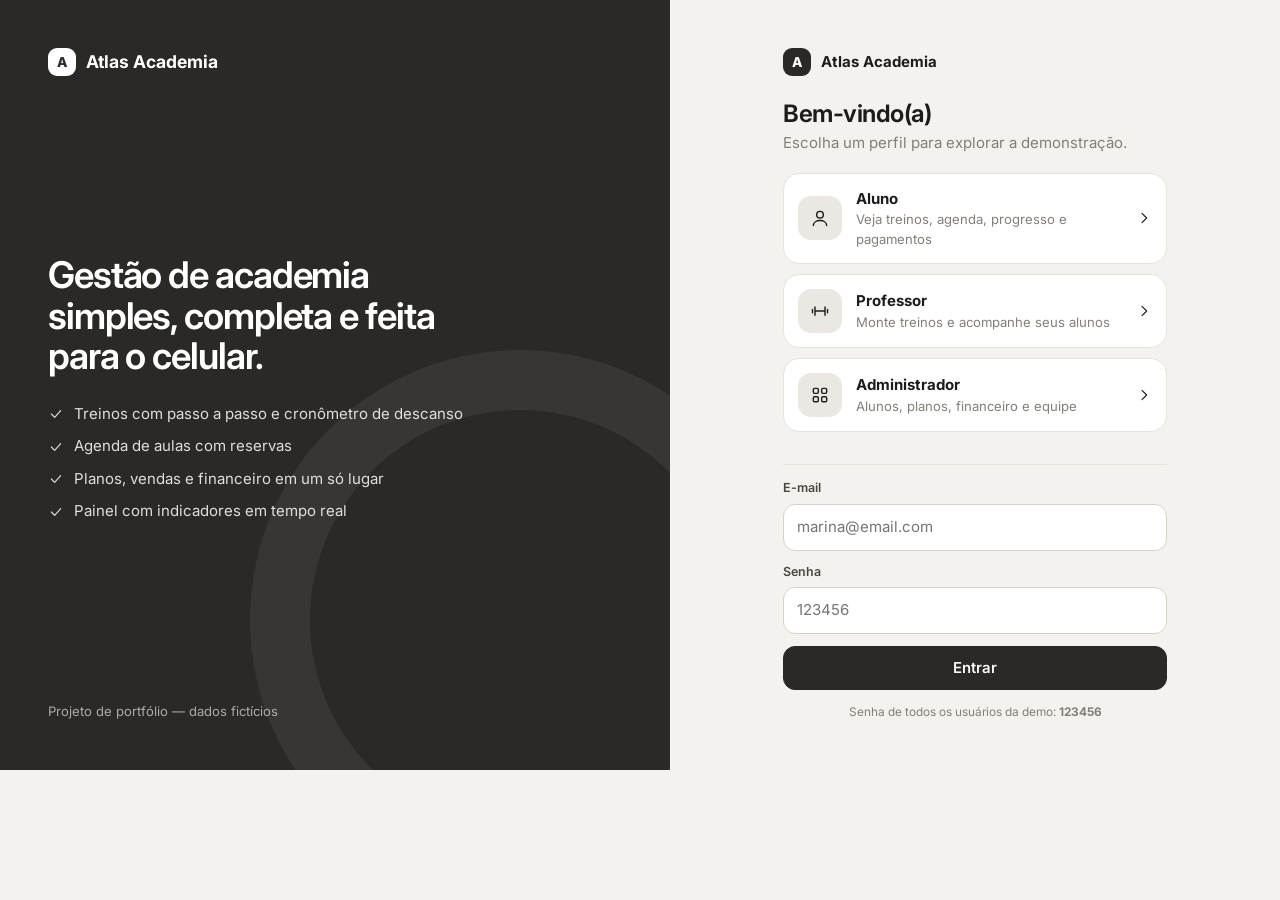
<file: demos/atlas-academia/index.html>
<!doctype html>
<html lang="pt-BR">
<head>
<meta charset="utf-8">
<meta name="viewport" content="width=device-width,initial-scale=1,viewport-fit=cover">
<title>Atlas Academia — Gestão de academia</title>
<meta name="description" content="Aplicativo responsivo de gestão de academia: treinos, agenda, planos, financeiro e painel administrativo.">
<meta name="theme-color" content="#2a2926">
<link rel="icon" href="data:image/svg+xml,%3Csvg xmlns='http://www.w3.org/2000/svg' viewBox='0 0 32 32'%3E%3Crect width='32' height='32' rx='9' fill='%232a2926'/%3E%3Ctext x='16' y='22' font-size='18' font-weight='800' text-anchor='middle' fill='white' font-family='sans-serif'%3EA%3C/text%3E%3C/svg%3E">
<link rel="preconnect" href="https://fonts.googleapis.com"><link rel="preconnect" href="https://fonts.gstatic.com" crossorigin>
<link href="https://fonts.googleapis.com/css2?family=Inter:wght@400;500;600;700;800&display=swap" rel="stylesheet">
<link rel="stylesheet" href="css/styles.css">
</head>
<body>
<div id="app"></div>
<script src="js/util.js"></script>
<script src="js/data.js"></script>
<script src="js/core.js"></script>
<script src="js/client.js"></script>
<script src="js/staff.js"></script>
<script src="js/app.js"></script>
</body>
</html>
</file>
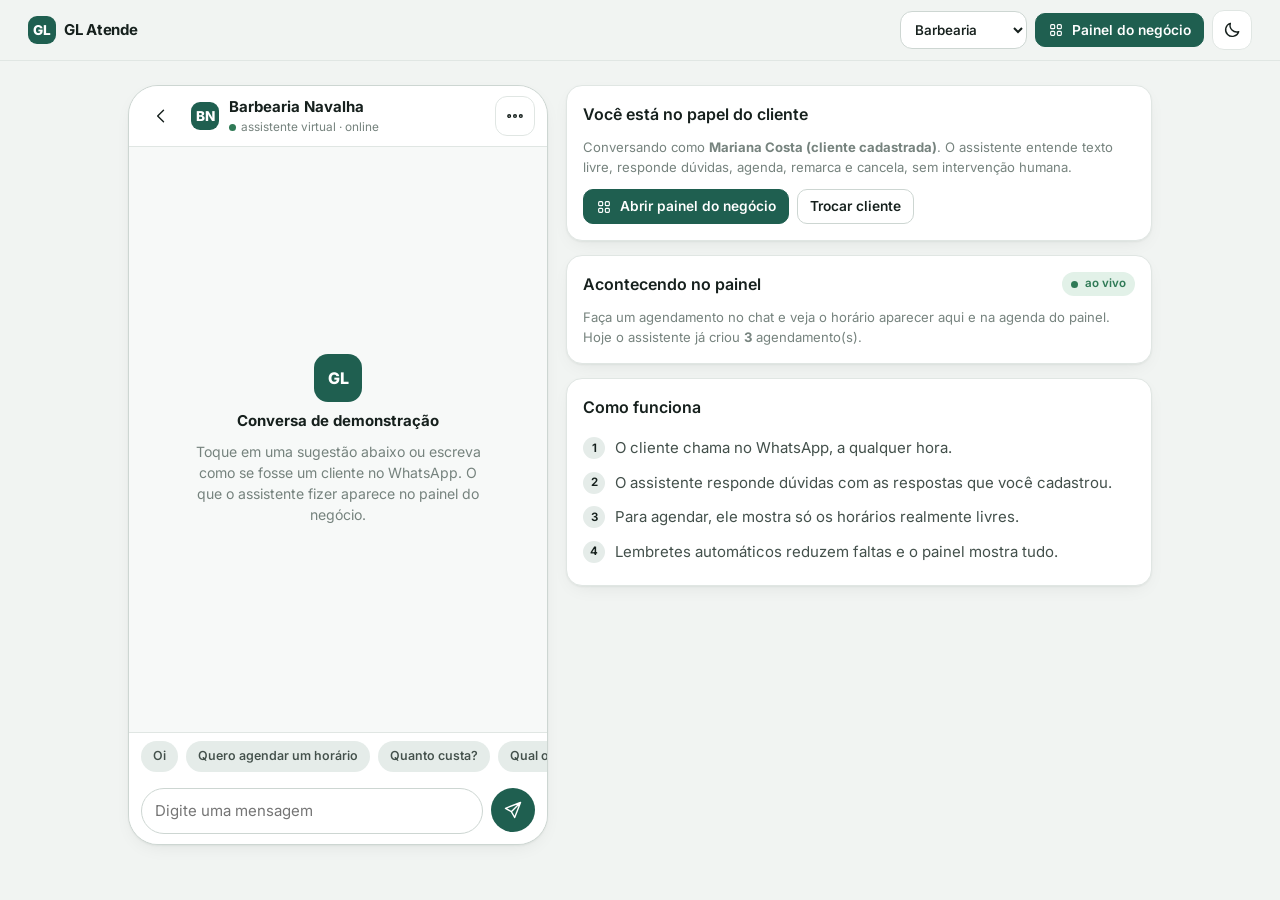
<file: demos/gl-atende/index.html>
<!doctype html>
<html lang="pt-BR">
<head>
<meta charset="utf-8">
<meta name="viewport" content="width=device-width,initial-scale=1,viewport-fit=cover">
<title>GL Atende — Atendimento automático e agendamento</title>
<meta name="description" content="Assistente de atendimento no WhatsApp que responde dúvidas, agenda, confirma e remarca horários, com painel de gestão completo.">
<meta name="theme-color" content="#1f5f50">
<link rel="icon" href="data:image/svg+xml,%3Csvg xmlns='http://www.w3.org/2000/svg' viewBox='0 0 32 32'%3E%3Crect width='32' height='32' rx='9' fill='%231f5f50'/%3E%3Ctext x='16' y='21' font-size='13' font-weight='800' text-anchor='middle' fill='white' font-family='sans-serif'%3EGL%3C/text%3E%3C/svg%3E">
<link rel="preconnect" href="https://fonts.googleapis.com"><link rel="preconnect" href="https://fonts.gstatic.com" crossorigin>
<link href="https://fonts.googleapis.com/css2?family=Inter:wght@400;500;600;700;800&display=swap" rel="stylesheet">
<link rel="stylesheet" href="css/styles.css?v=2">
<link rel="stylesheet" href="css/atende.css?v=2">
</head>
<body>
<div id="app"></div>
<script src="js/util.js?v=2"></script>
<script src="js/data.js?v=2"></script>
<script src="js/core.js?v=2"></script>
<script src="js/bot.js?v=2"></script>
<script src="js/chat.js?v=2"></script>
<script src="js/panel.js?v=2"></script>
<script src="js/app.js?v=2"></script>
</body>
</html>
</file>
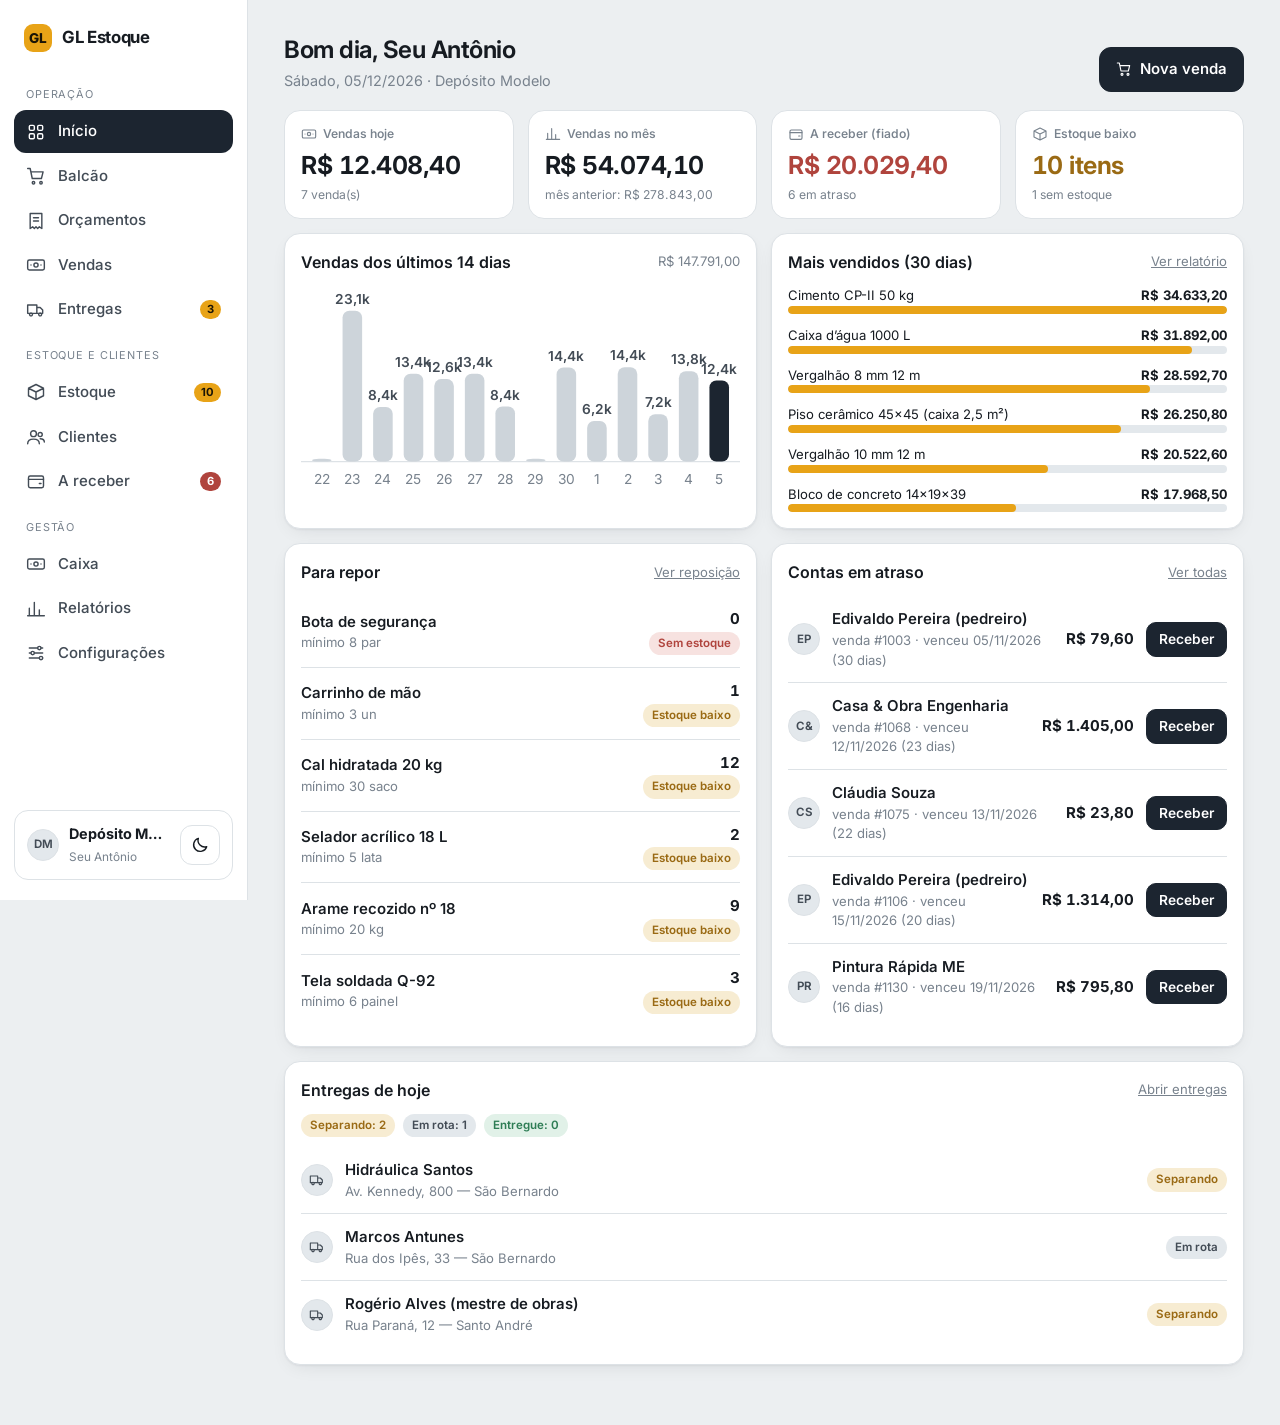
<file: demos/gl-estoque/index.html>
<!doctype html>
<html lang="pt-BR">
<head>
<meta charset="utf-8">
<meta name="viewport" content="width=device-width,initial-scale=1,viewport-fit=cover">
<title>GL Estoque — Gestão para depósito de materiais</title>
<meta name="description" content="Sistema para depósito de material de construção: balcão de vendas, estoque, orçamentos, fiado, entregas, caixa e relatórios.">
<meta name="theme-color" content="#1c2530">
<link rel="icon" href="data:image/svg+xml,%3Csvg xmlns='http://www.w3.org/2000/svg' viewBox='0 0 32 32'%3E%3Crect width='32' height='32' rx='9' fill='%23e8a317'/%3E%3Ctext x='16' y='21' font-size='13' font-weight='800' text-anchor='middle' fill='%231a1405' font-family='sans-serif'%3EGL%3C/text%3E%3C/svg%3E">
<link rel="preconnect" href="https://fonts.googleapis.com"><link rel="preconnect" href="https://fonts.gstatic.com" crossorigin>
<link href="https://fonts.googleapis.com/css2?family=Inter:wght@400;500;600;700;800&display=swap" rel="stylesheet">
<link rel="stylesheet" href="css/styles.css?v=3">
<link rel="stylesheet" href="css/estoque.css?v=3">
</head>
<body>
<div id="app"></div>
<script src="js/util.js?v=3"></script>
<script src="js/data.js?v=3"></script>
<script src="js/core.js?v=3"></script>
<script src="js/pdv.js?v=3"></script>
<script src="js/pages.js?v=3"></script>
<script src="js/app.js?v=3"></script>
</body>
</html>
</file>
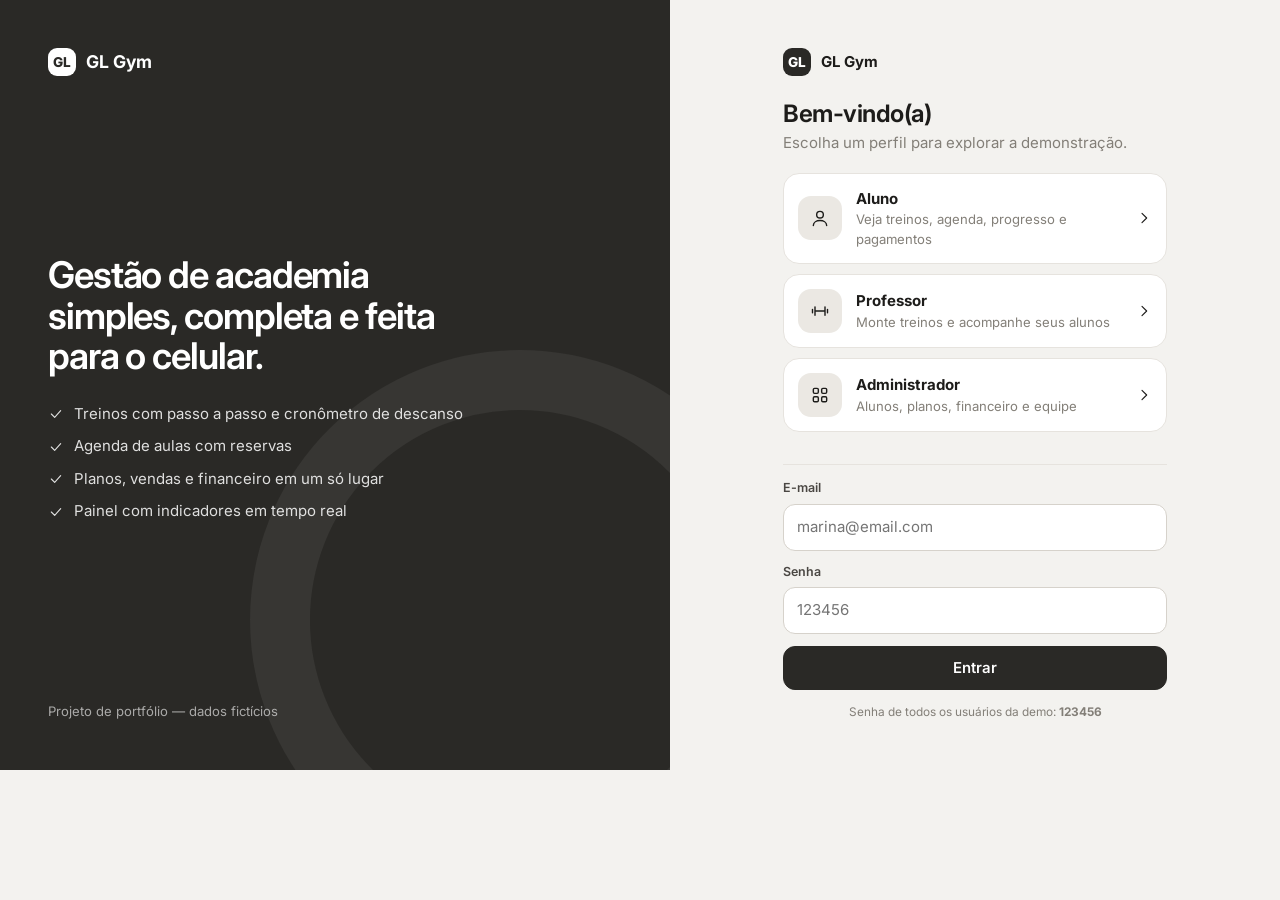
<file: demos/gl-gym/index.html>
<!doctype html>
<html lang="pt-BR">
<head>
<meta charset="utf-8">
<meta name="viewport" content="width=device-width,initial-scale=1,viewport-fit=cover">
<title>GL Gym — Gestão de academia</title>
<meta name="description" content="Aplicativo responsivo de gestão de academia: treinos, agenda, planos, financeiro e painel administrativo.">
<meta name="theme-color" content="#2a2926">
<link rel="icon" href="data:image/svg+xml,%3Csvg xmlns='http://www.w3.org/2000/svg' viewBox='0 0 32 32'%3E%3Crect width='32' height='32' rx='9' fill='%232a2926'/%3E%3Ctext x='16' y='21' font-size='13' font-weight='800' text-anchor='middle' fill='white' font-family='sans-serif'%3EGL%3C/text%3E%3C/svg%3E">
<link rel="preconnect" href="https://fonts.googleapis.com"><link rel="preconnect" href="https://fonts.gstatic.com" crossorigin>
<link href="https://fonts.googleapis.com/css2?family=Inter:wght@400;500;600;700;800&display=swap" rel="stylesheet">
<link rel="stylesheet" href="css/styles.css">
</head>
<body>
<div id="app"></div>
<script src="js/util.js"></script>
<script src="js/data.js"></script>
<script src="js/core.js"></script>
<script src="js/client.js"></script>
<script src="js/staff.js"></script>
<script src="js/app.js"></script>
</body>
</html>
</file>
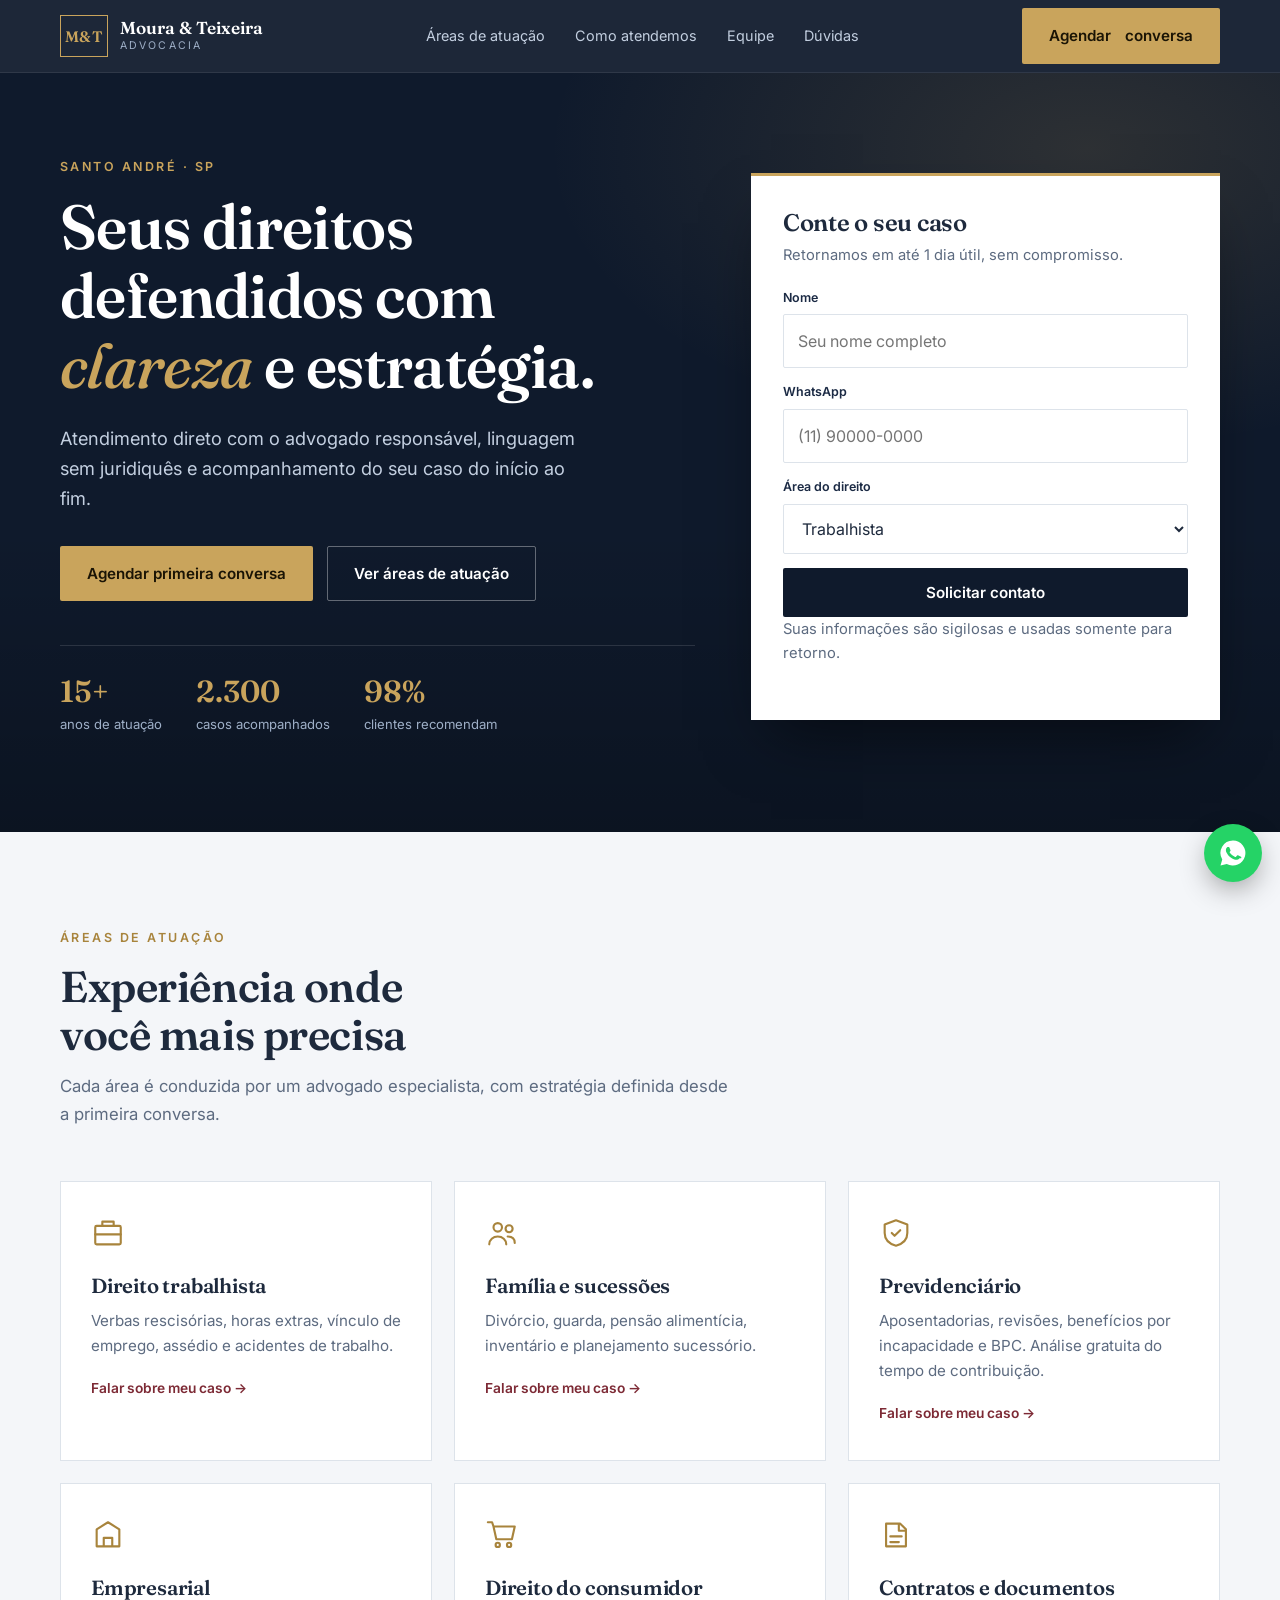
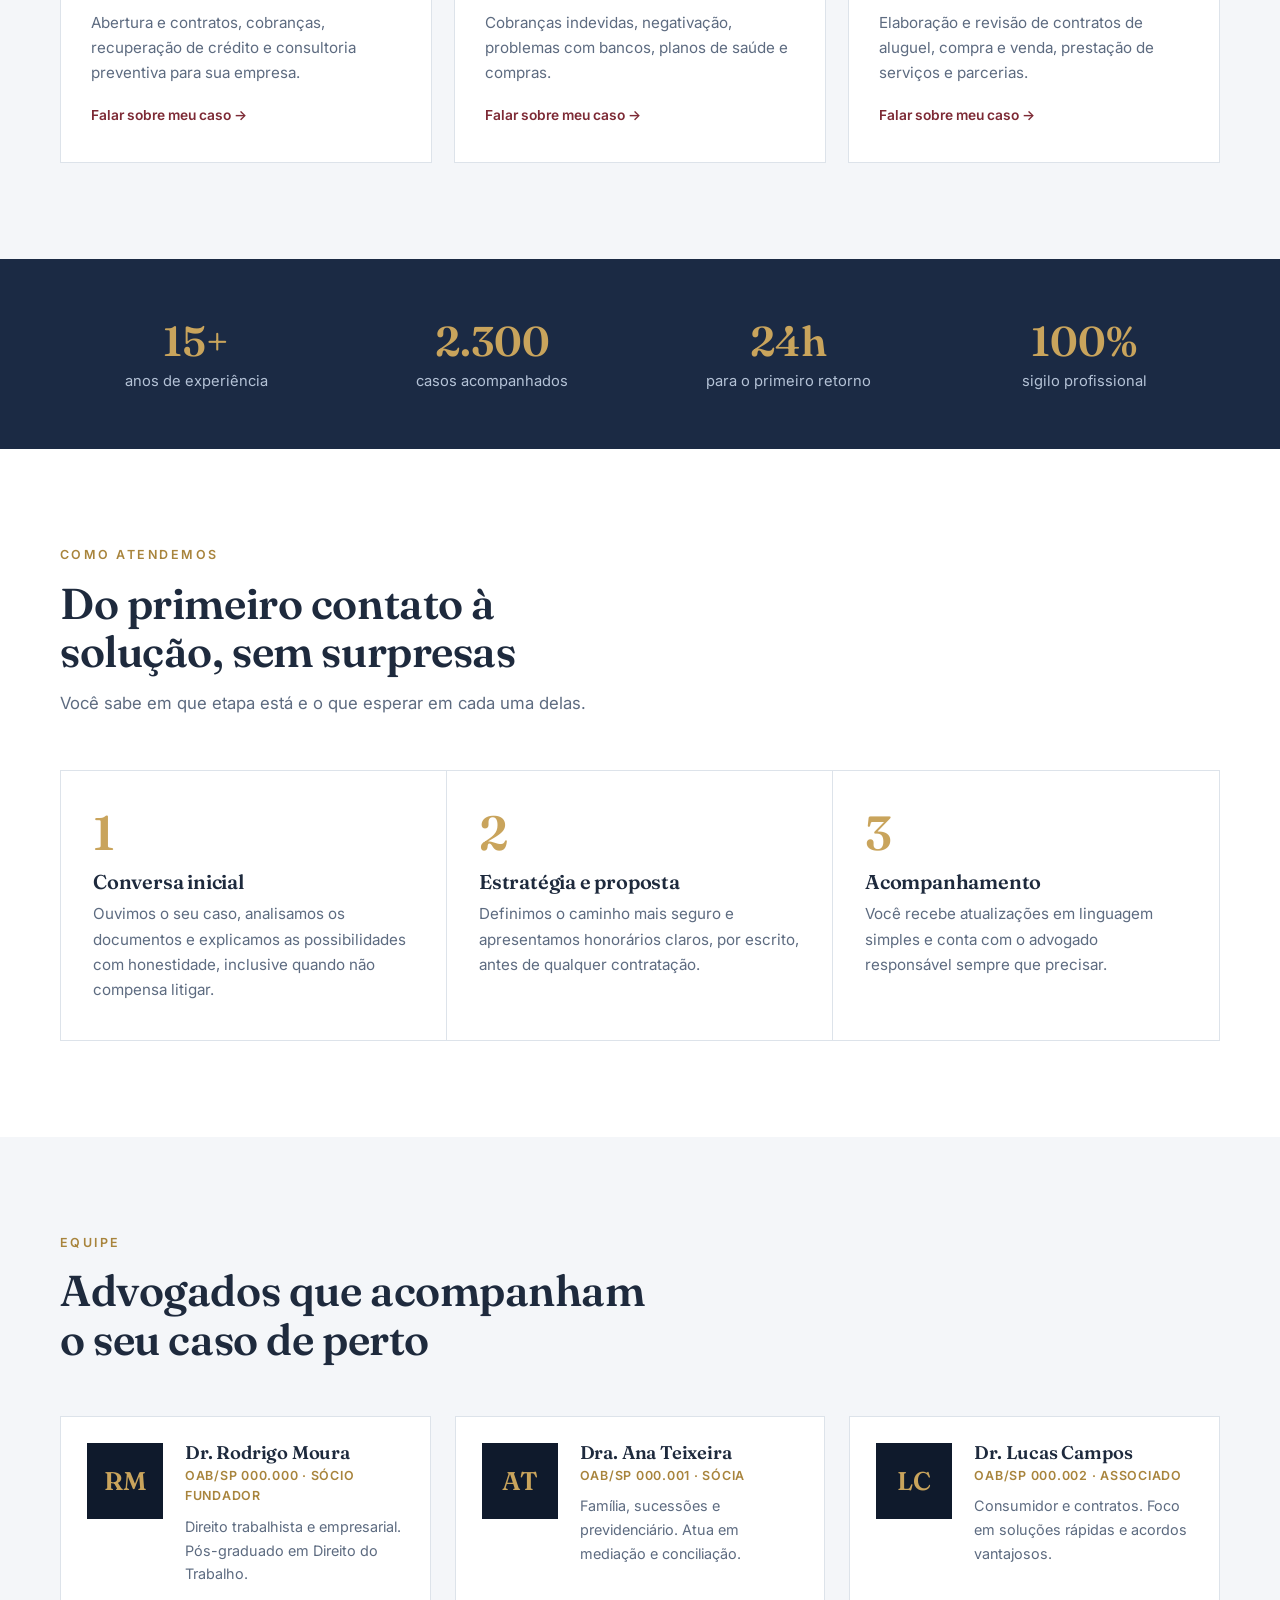
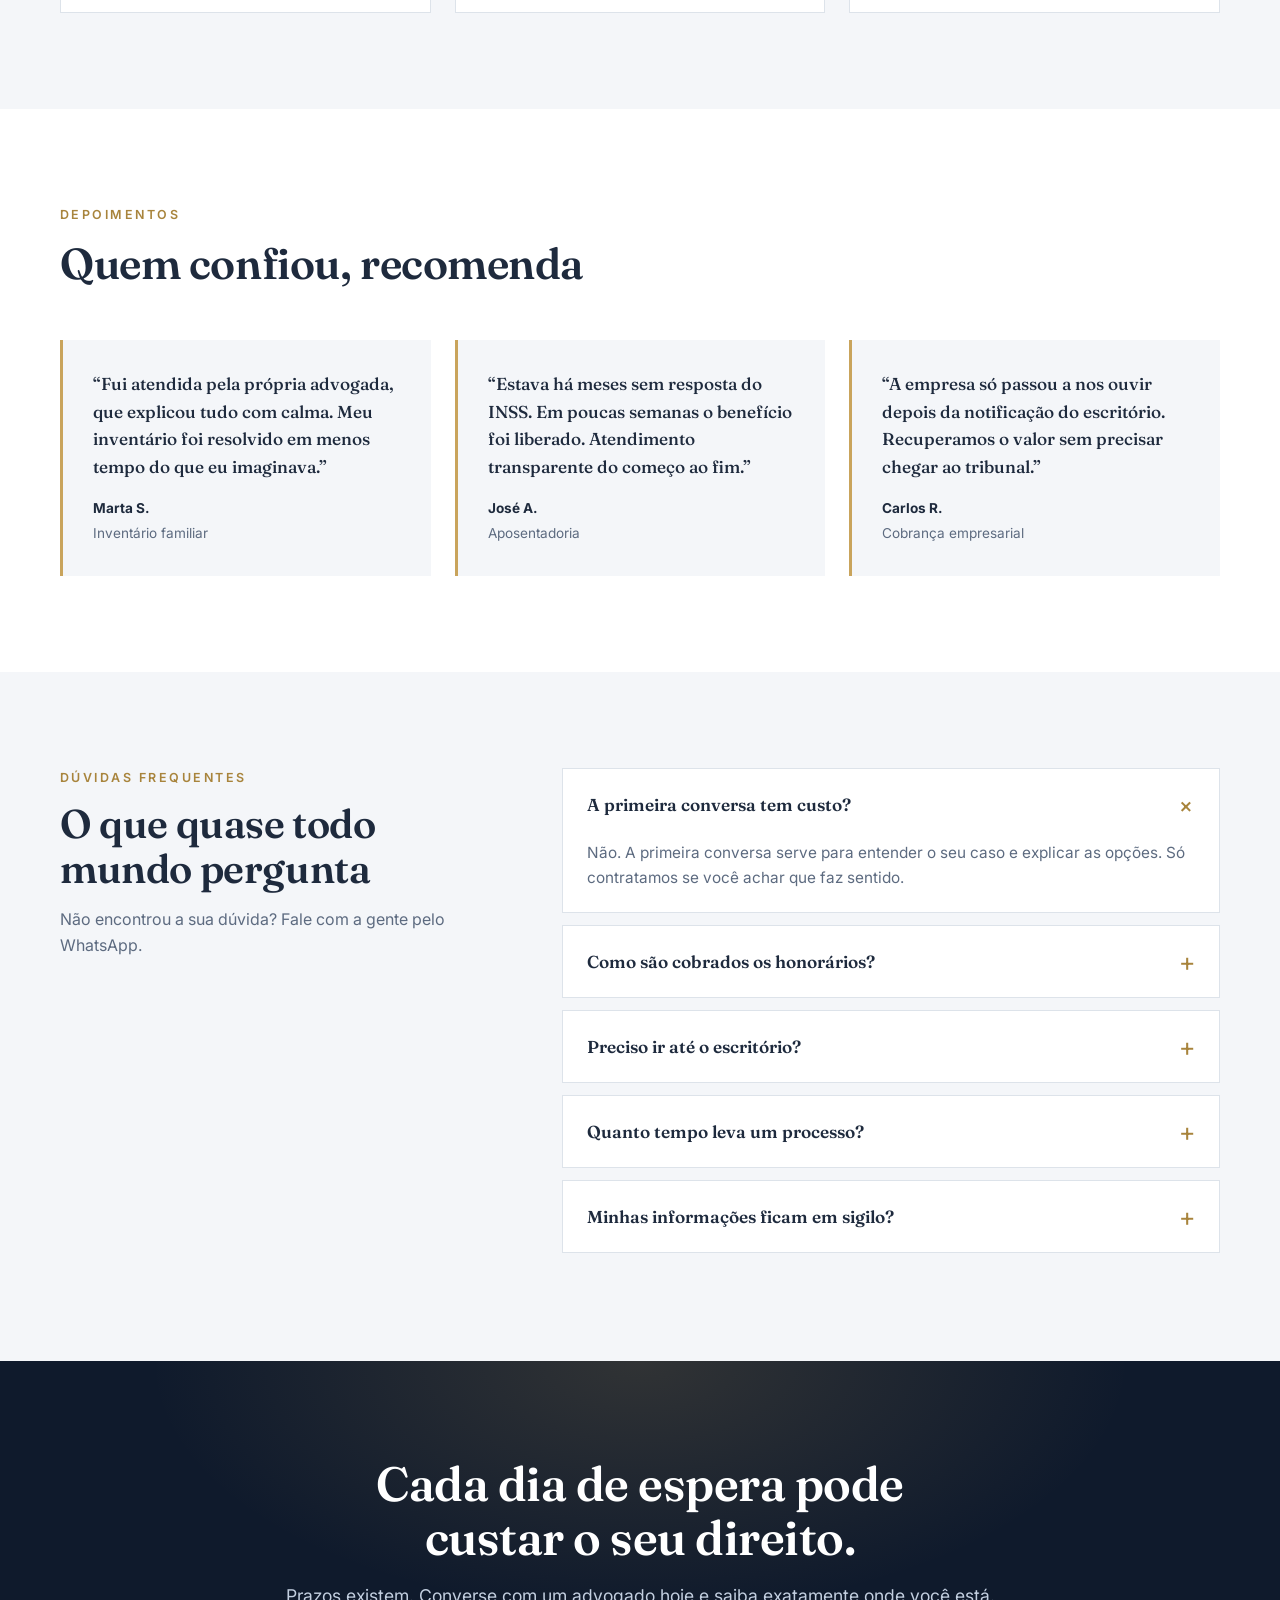
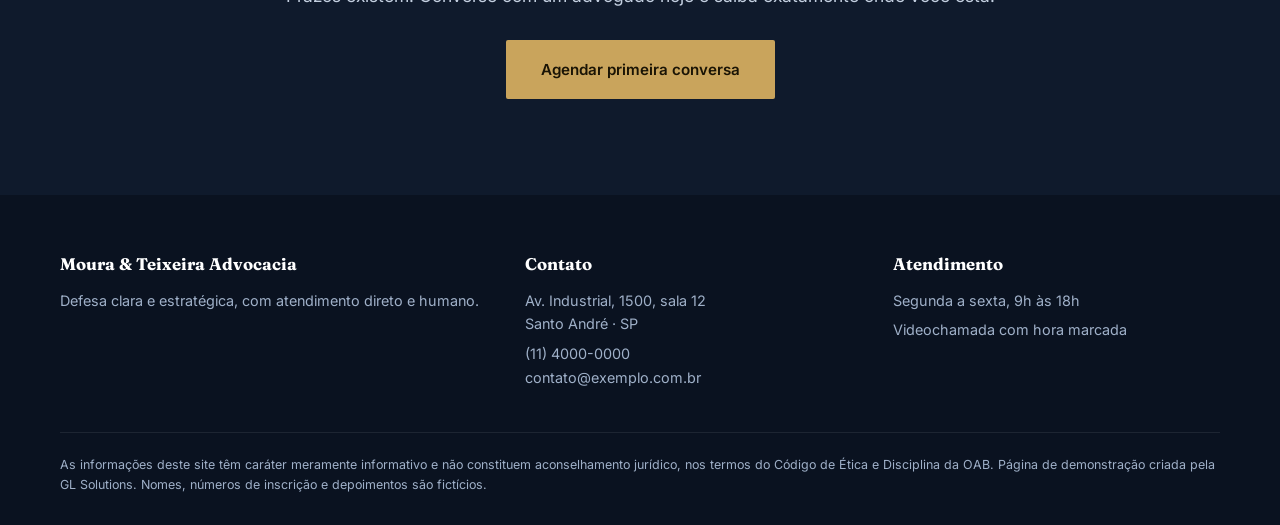
<file: lp/advocacia/index.html>
<!doctype html>
<html lang="pt-BR">
<head>
<meta charset="utf-8">
<meta name="viewport" content="width=device-width,initial-scale=1,viewport-fit=cover">
<title>Moura & Teixeira Advocacia — Defesa clara e estratégica</title>
<meta name="description" content="Escritório de advocacia em Santo André. Direito trabalhista, família, previdenciário, empresarial e do consumidor. Primeira conversa sem compromisso.">
<meta name="theme-color" content="#0f1a2c">
<link rel="icon" href="data:image/svg+xml,%3Csvg xmlns='http://www.w3.org/2000/svg' viewBox='0 0 32 32'%3E%3Crect width='32' height='32' fill='%230f1a2c'/%3E%3Ctext x='16' y='22' font-size='15' font-weight='700' text-anchor='middle' fill='%23c9a45c' font-family='serif'%3EM%26T%3C/text%3E%3C/svg%3E">
<link rel="preconnect" href="https://fonts.googleapis.com"><link rel="preconnect" href="https://fonts.gstatic.com" crossorigin>
<link href="https://fonts.googleapis.com/css2?family=Fraunces:opsz,wght@9..144,400;9..144,500;9..144,600;9..144,700&family=Inter:wght@400;500;600;700&display=swap" rel="stylesheet">
<style>
:root{--ink:#0f1a2c;--ink2:#1b2a44;--paper:#f4f6f9;--white:#fff;--text:#1e2a3d;--muted:#5d6b80;--line:#dde3ea;--brass:#c9a45c;--brass2:#a8843c;--wine:#7d2a35;--serif:'Fraunces',Georgia,'Times New Roman',serif;--sans:'Inter',system-ui,-apple-system,'Segoe UI',sans-serif}
*{box-sizing:border-box}html{scroll-behavior:smooth}
body{margin:0;font:16px/1.65 var(--sans);color:var(--text);background:var(--white);-webkit-font-smoothing:antialiased}
a{color:inherit;text-decoration:none}img,svg{max-width:100%}
h1,h2,h3{font-family:var(--serif);font-weight:600;line-height:1.12;letter-spacing:-.01em;margin:0;text-wrap:balance}
.wrap{width:min(1160px,100% - 40px);margin-inline:auto}
.btn{display:inline-flex;align-items:center;justify-content:center;gap:10px;padding:14px 26px;border-radius:2px;font-weight:600;font-size:.95rem;border:1px solid transparent;cursor:pointer;transition:.2s;font-family:var(--sans)}
.btn.gold{background:var(--brass);color:#1a1405}.btn.gold:hover{background:#d8b46d}
.btn.line{border-color:rgba(255,255,255,.35);color:#fff}.btn.line:hover{background:rgba(255,255,255,.08)}
.btn.dark{background:var(--ink);color:#fff}.btn.dark:hover{background:var(--ink2)}
.eyebrow{font-size:.78rem;letter-spacing:.2em;text-transform:uppercase;font-weight:600;color:var(--brass2);margin-bottom:14px;display:block}
/* header */
header{position:sticky;top:0;z-index:50;background:rgba(15,26,44,.94);backdrop-filter:blur(10px);border-bottom:1px solid rgba(255,255,255,.08)}
.nav{display:flex;align-items:center;justify-content:space-between;height:72px;gap:20px}
.logo{display:flex;align-items:center;gap:12px;color:#fff}
.logo i{width:48px;height:42px;border:1px solid var(--brass);display:grid;place-items:center;font:600 .95rem var(--serif);color:var(--brass);font-style:normal;letter-spacing:.02em}
.logo b{font:600 1.08rem var(--serif);display:block;line-height:1.1}.logo small{display:block;font-size:.66rem;letter-spacing:.2em;text-transform:uppercase;color:#9fb0c8}
nav.menu{display:flex;gap:30px;font-size:.9rem;color:#c3cfe0}nav.menu a:hover{color:#fff}
.btn{white-space:nowrap}@media(max-width:600px){.lg{display:none}.logo b{font-size:.98rem}}
@media(max-width:900px){nav.menu{display:none}.nav .btn{padding:11px 16px;font-size:.85rem}}
/* hero */
.hero{background:var(--ink);color:#fff;position:relative;overflow:hidden}
.hero:before{content:"";position:absolute;inset:0;background:radial-gradient(900px 500px at 85% 10%,rgba(201,164,92,.16),transparent 60%),linear-gradient(180deg,transparent 60%,rgba(0,0,0,.25))}
.hero .wrap{position:relative;display:grid;grid-template-columns:minmax(0,1.15fr) minmax(0,.85fr);gap:56px;align-items:center;padding-block:84px 96px}
.hero h1{font-size:clamp(2.3rem,5vw,3.9rem);margin-bottom:22px}
.hero h1 em{font-style:italic;color:var(--brass);font-weight:500}
.hero p.lead{font-size:1.14rem;color:#c3cfe0;max-width:540px;margin:0 0 32px}
.cta-row{display:flex;gap:14px;flex-wrap:wrap}
.proof{display:flex;gap:34px;margin-top:44px;padding-top:26px;border-top:1px solid rgba(255,255,255,.12);flex-wrap:wrap}
.proof div b{display:block;font:600 1.9rem var(--serif);color:var(--brass)}.proof div span{font-size:.82rem;color:#9fb0c8}
.lead-card{background:var(--white);color:var(--text);padding:34px 32px;box-shadow:0 30px 60px -20px rgba(0,0,0,.55);border-top:3px solid var(--brass)}
.lead-card h2{font-size:1.5rem;margin-bottom:6px}.lead-card p{color:var(--muted);font-size:.92rem;margin:0 0 20px}
.field{display:block;margin-bottom:14px}.field span{display:block;font-size:.78rem;font-weight:600;margin-bottom:6px;color:var(--ink2)}
.field input,.field select,.field textarea{width:100%;padding:13px 14px;border:1px solid var(--line);border-radius:2px;font:inherit;background:#fff;color:var(--text);outline:none;transition:.15s}
.field input:focus,.field select:focus,.field textarea:focus{border-color:var(--ink);box-shadow:0 0 0 3px rgba(15,26,44,.1)}
.lead-card .btn{width:100%}.small{font-size:.76rem;color:var(--muted);margin:12px 0 0}
.ok{display:none;text-align:center;padding:18px 6px}.ok svg{width:46px;height:46px;stroke:var(--brass2);fill:none;stroke-width:2;margin-bottom:10px}
@media(max-width:900px){.hero .wrap{grid-template-columns:minmax(0,1fr);padding-block:56px 64px;gap:40px}}
/* sections */
section{padding-block:96px}@media(max-width:700px){section{padding-block:64px}}
.head{max-width:680px;margin-bottom:52px}.head h2{font-size:clamp(1.9rem,3.6vw,2.7rem)}.head p{color:var(--muted);margin-top:14px;font-size:1.05rem}
.areas{background:var(--paper)}
.grid3{display:grid;grid-template-columns:repeat(3,minmax(0,1fr));gap:22px}
@media(max-width:900px){.grid3{grid-template-columns:repeat(2,minmax(0,1fr))}}@media(max-width:600px){.grid3{grid-template-columns:minmax(0,1fr)}}
.area{background:var(--white);padding:34px 30px;border:1px solid var(--line);transition:.25s;position:relative}
.area:hover{transform:translateY(-4px);border-color:var(--brass);box-shadow:0 20px 40px -24px rgba(15,26,44,.35)}
.area svg{width:34px;height:34px;stroke:var(--brass2);fill:none;stroke-width:1.5;stroke-linecap:round;stroke-linejoin:round;margin-bottom:18px}
.area h3{font-size:1.28rem;margin-bottom:10px}.area p{color:var(--muted);font-size:.95rem;margin:0 0 16px}
.area a{font-size:.86rem;font-weight:600;color:var(--wine);display:inline-flex;gap:6px}.area a:hover{text-decoration:underline}
.band{background:var(--ink2);color:#fff;padding-block:56px}
.band .wrap{display:grid;grid-template-columns:repeat(4,minmax(0,1fr));gap:24px;text-align:center}
.band b{display:block;font:600 2.6rem var(--serif);color:var(--brass)}.band span{color:#b4c2d6;font-size:.92rem}
@media(max-width:700px){.band .wrap{grid-template-columns:repeat(2,minmax(0,1fr))}}
.steps{display:grid;grid-template-columns:repeat(3,minmax(0,1fr));gap:0;border:1px solid var(--line)}
.step{padding:38px 32px;border-right:1px solid var(--line)}.step:last-child{border-right:0}
.step .n{font:600 3rem var(--serif);color:var(--brass);line-height:1;margin-bottom:14px;display:block}
.step h3{font-size:1.25rem;margin-bottom:8px}.step p{color:var(--muted);margin:0;font-size:.95rem}
@media(max-width:800px){.steps{grid-template-columns:minmax(0,1fr)}.step{border-right:0;border-bottom:1px solid var(--line)}.step:last-child{border-bottom:0}}
.team{background:var(--paper)}
.people{display:grid;grid-template-columns:repeat(3,minmax(0,1fr));gap:24px}
@media(max-width:900px){.people{grid-template-columns:minmax(0,1fr)}}
.person{background:#fff;border:1px solid var(--line);display:flex;gap:22px;padding:26px;align-items:flex-start}
.avatar{flex:none;width:76px;height:76px;background:var(--ink);color:var(--brass);display:grid;place-items:center;font:600 1.6rem var(--serif)}
.person h3{font-size:1.15rem}.person small{display:block;color:var(--brass2);font-weight:600;font-size:.78rem;letter-spacing:.06em;margin:2px 0 8px}.person p{margin:0;color:var(--muted);font-size:.9rem}
.quotes{display:grid;grid-template-columns:repeat(3,minmax(0,1fr));gap:24px}
@media(max-width:900px){.quotes{grid-template-columns:minmax(0,1fr)}}
blockquote{margin:0;padding:30px;border-left:3px solid var(--brass);background:var(--paper)}
blockquote p{font:500 1.08rem/1.6 var(--serif);margin:0 0 16px}blockquote cite{font-style:normal;font-size:.85rem;color:var(--muted)}blockquote cite b{color:var(--text);display:block}
.faq{background:var(--paper)}
.faq .wrap{display:grid;grid-template-columns:minmax(0,.8fr) minmax(0,1.2fr);gap:64px}
@media(max-width:900px){.faq .wrap{grid-template-columns:minmax(0,1fr);gap:32px}}
details{background:#fff;border:1px solid var(--line);margin-bottom:12px}
summary{cursor:pointer;list-style:none;padding:20px 24px;font:600 1.08rem var(--serif);display:flex;justify-content:space-between;gap:16px;align-items:center}
summary::-webkit-details-marker{display:none}summary:after{content:"+";font:400 1.6rem var(--sans);color:var(--brass2);transition:.2s}
details[open] summary:after{transform:rotate(45deg)}details p{margin:0;padding:0 24px 22px;color:var(--muted);font-size:.96rem}
.final{background:var(--ink);color:#fff;text-align:center;position:relative;overflow:hidden}
.final:before{content:"";position:absolute;inset:0;background:radial-gradient(700px 360px at 50% 0,rgba(201,164,92,.18),transparent 70%)}
.final .wrap{position:relative;max-width:760px}.final h2{font-size:clamp(2rem,4vw,3rem);margin-bottom:16px}.final p{color:#c3cfe0;font-size:1.1rem;margin:0 0 30px}
footer{background:#0a1220;color:#9fb0c8;padding-block:56px 30px;font-size:.9rem}
footer .cols{display:grid;grid-template-columns:1.3fr 1fr 1fr;gap:40px;margin-bottom:36px}@media(max-width:800px){footer .cols{grid-template-columns:minmax(0,1fr)}}
footer b{color:#fff;display:block;margin-bottom:10px;font-family:var(--serif);font-size:1.05rem}footer p{margin:0 0 6px}
footer .fine{border-top:1px solid rgba(255,255,255,.08);padding-top:22px;font-size:.78rem;line-height:1.6}
.wa{position:fixed;right:max(18px,env(safe-area-inset-right));bottom:max(18px,env(safe-area-inset-bottom));z-index:60;width:58px;height:58px;border-radius:50%;background:#25d366;display:grid;place-items:center;box-shadow:0 10px 30px -6px rgba(0,0,0,.45);transition:.2s}
.wa:hover{transform:scale(1.07)}.wa svg{width:30px;height:30px;fill:#fff}
@media(prefers-reduced-motion:reduce){*{transition:none!important;scroll-behavior:auto!important}}
</style>
</head>
<body>
<header><div class="wrap nav">
  <a class="logo" href="#topo"><i>M&amp;T</i><span><b>Moura &amp; Teixeira</b><small>Advocacia</small></span></a>
  <nav class="menu"><a href="#areas">Áreas de atuação</a><a href="#como">Como atendemos</a><a href="#equipe">Equipe</a><a href="#duvidas">Dúvidas</a></nav>
  <a class="btn gold" href="#contato">Agendar<span class="lg">&nbsp;conversa</span></a>
</div></header>

<main id="topo">
<section class="hero" style="padding:0"><div class="wrap">
  <div>
    <span class="eyebrow" style="color:var(--brass)">Santo André · SP</span>
    <h1>Seus direitos defendidos com <em>clareza</em> e estratégia.</h1>
    <p class="lead">Atendimento direto com o advogado responsável, linguagem sem juridiquês e acompanhamento do seu caso do início ao fim.</p>
    <div class="cta-row"><a class="btn gold" href="#contato">Agendar primeira conversa</a><a class="btn line" href="#areas">Ver áreas de atuação</a></div>
    <div class="proof"><div><b>15+</b><span>anos de atuação</span></div><div><b>2.300</b><span>casos acompanhados</span></div><div><b>98%</b><span>clientes recomendam</span></div></div>
  </div>
  <aside class="lead-card" id="contato">
    <form id="lead" novalidate>
      <h2>Conte o seu caso</h2><p>Retornamos em até 1 dia útil, sem compromisso.</p>
      <label class="field"><span>Nome</span><input id="f-nome" name="nome" placeholder="Seu nome completo" autocomplete="name"></label>
      <label class="field"><span>WhatsApp</span><input id="f-tel" name="tel" inputmode="tel" placeholder="(11) 90000-0000" autocomplete="tel"></label>
      <label class="field"><span>Área do direito</span><select id="f-area" name="area"><option>Trabalhista</option><option>Família e sucessões</option><option>Previdenciário (INSS)</option><option>Empresarial</option><option>Consumidor</option><option>Ainda não sei</option></select></label>
      <button class="btn dark" type="submit">Solicitar contato</button>
      <p class="small">Suas informações são sigilosas e usadas somente para retorno.</p>
    </form>
    <div class="ok" id="ok" role="status"><svg viewBox="0 0 24 24"><circle cx="12" cy="12" r="10"/><path d="M7.5 12.5l3 3 6-7"/></svg><h2 style="font-size:1.4rem">Recebemos seu pedido</h2><p style="margin:8px 0 0">Em breve um advogado entra em contato pelo WhatsApp informado.</p></div>
  </aside>
</div></section>

<section class="areas" id="areas"><div class="wrap">
  <div class="head"><span class="eyebrow">Áreas de atuação</span><h2>Experiência onde você mais precisa</h2><p>Cada área é conduzida por um advogado especialista, com estratégia definida desde a primeira conversa.</p></div>
  <div class="grid3">
    <article class="area"><svg viewBox="0 0 24 24"><rect x="3" y="7" width="18" height="13" rx="1"/><path d="M8 7V4h8v3M3 13h18"/></svg><h3>Direito trabalhista</h3><p>Verbas rescisórias, horas extras, vínculo de emprego, assédio e acidentes de trabalho.</p><a href="#contato">Falar sobre meu caso →</a></article>
    <article class="area"><svg viewBox="0 0 24 24"><circle cx="9" cy="8" r="3"/><circle cx="17" cy="9" r="2.5"/><path d="M3 20c0-3.3 2.7-5.5 6-5.5s6 2.2 6 5.5M16 14.5c3 0 5 1.6 5 4.5"/></svg><h3>Família e sucessões</h3><p>Divórcio, guarda, pensão alimentícia, inventário e planejamento sucessório.</p><a href="#contato">Falar sobre meu caso →</a></article>
    <article class="area"><svg viewBox="0 0 24 24"><path d="M12 3l8 3v6c0 4.5-3.4 7.7-8 9-4.6-1.3-8-4.5-8-9V6l8-3z"/><path d="M9 12l2 2 4-4"/></svg><h3>Previdenciário</h3><p>Aposentadorias, revisões, benefícios por incapacidade e BPC. Análise gratuita do tempo de contribuição.</p><a href="#contato">Falar sobre meu caso →</a></article>
    <article class="area"><svg viewBox="0 0 24 24"><path d="M4 20V8l8-5 8 5v12M9 20v-6h6v6M4 20h16"/></svg><h3>Empresarial</h3><p>Abertura e contratos, cobranças, recuperação de crédito e consultoria preventiva para sua empresa.</p><a href="#contato">Falar sobre meu caso →</a></article>
    <article class="area"><svg viewBox="0 0 24 24"><path d="M6 6h15l-2 9H8L6 6zM6 6L5 3H2"/><circle cx="9" cy="19" r="1.5"/><circle cx="17" cy="19" r="1.5"/></svg><h3>Direito do consumidor</h3><p>Cobranças indevidas, negativação, problemas com bancos, planos de saúde e compras.</p><a href="#contato">Falar sobre meu caso →</a></article>
    <article class="area"><svg viewBox="0 0 24 24"><path d="M5 4h10l4 4v12H5V4zM14 4v5h5M8 13h8M8 17h6"/></svg><h3>Contratos e documentos</h3><p>Elaboração e revisão de contratos de aluguel, compra e venda, prestação de serviços e parcerias.</p><a href="#contato">Falar sobre meu caso →</a></article>
  </div>
</div></section>

<div class="band"><div class="wrap"><div><b>15+</b><span>anos de experiência</span></div><div><b>2.300</b><span>casos acompanhados</span></div><div><b>24h</b><span>para o primeiro retorno</span></div><div><b>100%</b><span>sigilo profissional</span></div></div></div>

<section id="como"><div class="wrap">
  <div class="head"><span class="eyebrow">Como atendemos</span><h2>Do primeiro contato à solução, sem surpresas</h2><p>Você sabe em que etapa está e o que esperar em cada uma delas.</p></div>
  <div class="steps">
    <div class="step"><span class="n">1</span><h3>Conversa inicial</h3><p>Ouvimos o seu caso, analisamos os documentos e explicamos as possibilidades com honestidade, inclusive quando não compensa litigar.</p></div>
    <div class="step"><span class="n">2</span><h3>Estratégia e proposta</h3><p>Definimos o caminho mais seguro e apresentamos honorários claros, por escrito, antes de qualquer contratação.</p></div>
    <div class="step"><span class="n">3</span><h3>Acompanhamento</h3><p>Você recebe atualizações em linguagem simples e conta com o advogado responsável sempre que precisar.</p></div>
  </div>
</div></section>

<section class="team" id="equipe"><div class="wrap">
  <div class="head"><span class="eyebrow">Equipe</span><h2>Advogados que acompanham o seu caso de perto</h2></div>
  <div class="people">
    <div class="person"><div class="avatar">RM</div><div><h3>Dr. Rodrigo Moura</h3><small>OAB/SP 000.000 · SÓCIO FUNDADOR</small><p>Direito trabalhista e empresarial. Pós-graduado em Direito do Trabalho.</p></div></div>
    <div class="person"><div class="avatar">AT</div><div><h3>Dra. Ana Teixeira</h3><small>OAB/SP 000.001 · SÓCIA</small><p>Família, sucessões e previdenciário. Atua em mediação e conciliação.</p></div></div>
    <div class="person"><div class="avatar">LC</div><div><h3>Dr. Lucas Campos</h3><small>OAB/SP 000.002 · ASSOCIADO</small><p>Consumidor e contratos. Foco em soluções rápidas e acordos vantajosos.</p></div></div>
  </div>
</div></section>

<section><div class="wrap">
  <div class="head"><span class="eyebrow">Depoimentos</span><h2>Quem confiou, recomenda</h2></div>
  <div class="quotes">
    <blockquote><p>“Fui atendida pela própria advogada, que explicou tudo com calma. Meu inventário foi resolvido em menos tempo do que eu imaginava.”</p><cite><b>Marta S.</b>Inventário familiar</cite></blockquote>
    <blockquote><p>“Estava há meses sem resposta do INSS. Em poucas semanas o benefício foi liberado. Atendimento transparente do começo ao fim.”</p><cite><b>José A.</b>Aposentadoria</cite></blockquote>
    <blockquote><p>“A empresa só passou a nos ouvir depois da notificação do escritório. Recuperamos o valor sem precisar chegar ao tribunal.”</p><cite><b>Carlos R.</b>Cobrança empresarial</cite></blockquote>
  </div>
</div></section>

<section class="faq" id="duvidas"><div class="wrap">
  <div><span class="eyebrow">Dúvidas frequentes</span><h2 style="font-size:clamp(1.9rem,3.4vw,2.5rem)">O que quase todo mundo pergunta</h2><p style="color:var(--muted);margin-top:14px">Não encontrou a sua dúvida? Fale com a gente pelo WhatsApp.</p></div>
  <div>
    <details open><summary>A primeira conversa tem custo?</summary><p>Não. A primeira conversa serve para entender o seu caso e explicar as opções. Só contratamos se você achar que faz sentido.</p></details>
    <details><summary>Como são cobrados os honorários?</summary><p>Apresentamos a proposta por escrito antes de começar: valor fixo, parcelado ou, em alguns casos, honorários de êxito. Tudo conforme a Tabela da OAB.</p></details>
    <details><summary>Preciso ir até o escritório?</summary><p>Não necessariamente. Atendemos presencialmente em Santo André e também por videochamada e WhatsApp, com assinatura digital de documentos.</p></details>
    <details><summary>Quanto tempo leva um processo?</summary><p>Depende da área e da complexidade. Na primeira conversa damos uma estimativa realista e, sempre que possível, buscamos acordos para encurtar o caminho.</p></details>
    <details><summary>Minhas informações ficam em sigilo?</summary><p>Sim. O sigilo profissional é um dever do advogado. Seus documentos e relatos são tratados com total confidencialidade.</p></details>
  </div>
</div></section>

<section class="final"><div class="wrap"><h2>Cada dia de espera pode custar o seu direito.</h2><p>Prazos existem. Converse com um advogado hoje e saiba exatamente onde você está.</p><a class="btn gold" href="#contato" style="padding:16px 34px">Agendar primeira conversa</a></div></section>
</main>

<footer><div class="wrap">
  <div class="cols">
    <div><b>Moura &amp; Teixeira Advocacia</b><p>Defesa clara e estratégica, com atendimento direto e humano.</p></div>
    <div><b>Contato</b><p>Av. Industrial, 1500, sala 12<br>Santo André · SP</p><p>(11) 4000-0000<br>contato@exemplo.com.br</p></div>
    <div><b>Atendimento</b><p>Segunda a sexta, 9h às 18h</p><p>Videochamada com hora marcada</p></div>
  </div>
  <div class="fine">As informações deste site têm caráter meramente informativo e não constituem aconselhamento jurídico, nos termos do Código de Ética e Disciplina da OAB. Página de demonstração criada pela GL Solutions. Nomes, números de inscrição e depoimentos são fictícios.</div>
</div></footer>
<a class="wa" href="https://wa.me/5500000000000?text=Ol%C3%A1%2C%20gostaria%20de%20agendar%20uma%20conversa" aria-label="Falar pelo WhatsApp" target="_blank" rel="noopener"><svg viewBox="0 0 24 24"><path d="M12 2a10 10 0 00-8.6 15.1L2 22l5-1.3A10 10 0 1012 2zm5.2 14.2c-.2.6-1.3 1.2-1.8 1.2-.5.1-1 .2-3.3-.7-2.8-1.2-4.6-4-4.7-4.2-.1-.2-1.1-1.5-1.1-2.8s.7-2 1-2.3c.2-.3.5-.3.7-.3h.5c.2 0 .4 0 .6.5l.9 2.1c.1.2.1.4 0 .5l-.5.7c-.2.2-.3.4-.1.6.2.3.8 1.3 1.8 2.1 1.2 1 2.2 1.3 2.5 1.5.3.1.5.1.7-.1l.9-1.1c.2-.3.4-.2.7-.1l2 1c.3.1.5.2.6.3.1.1.1.6-.1 1.1z"/></svg></a>
<script>
(function(){
  var f=document.getElementById('lead');
  f.addEventListener('submit',function(e){
    e.preventDefault();
    var n=document.getElementById('f-nome'),t=document.getElementById('f-tel'),ok=true;
    [n,t].forEach(function(i){var bad=!i.value.trim()||(i===t&&i.value.replace(/\D/g,'').length<10);i.style.borderColor=bad?'#b3261e':'';if(bad)ok=false});
    if(!ok){(n.value.trim()?t:n).focus();return}
    f.style.display='none';document.getElementById('ok').style.display='block';
  });
})();
</script>
</body>
</html>
</file>
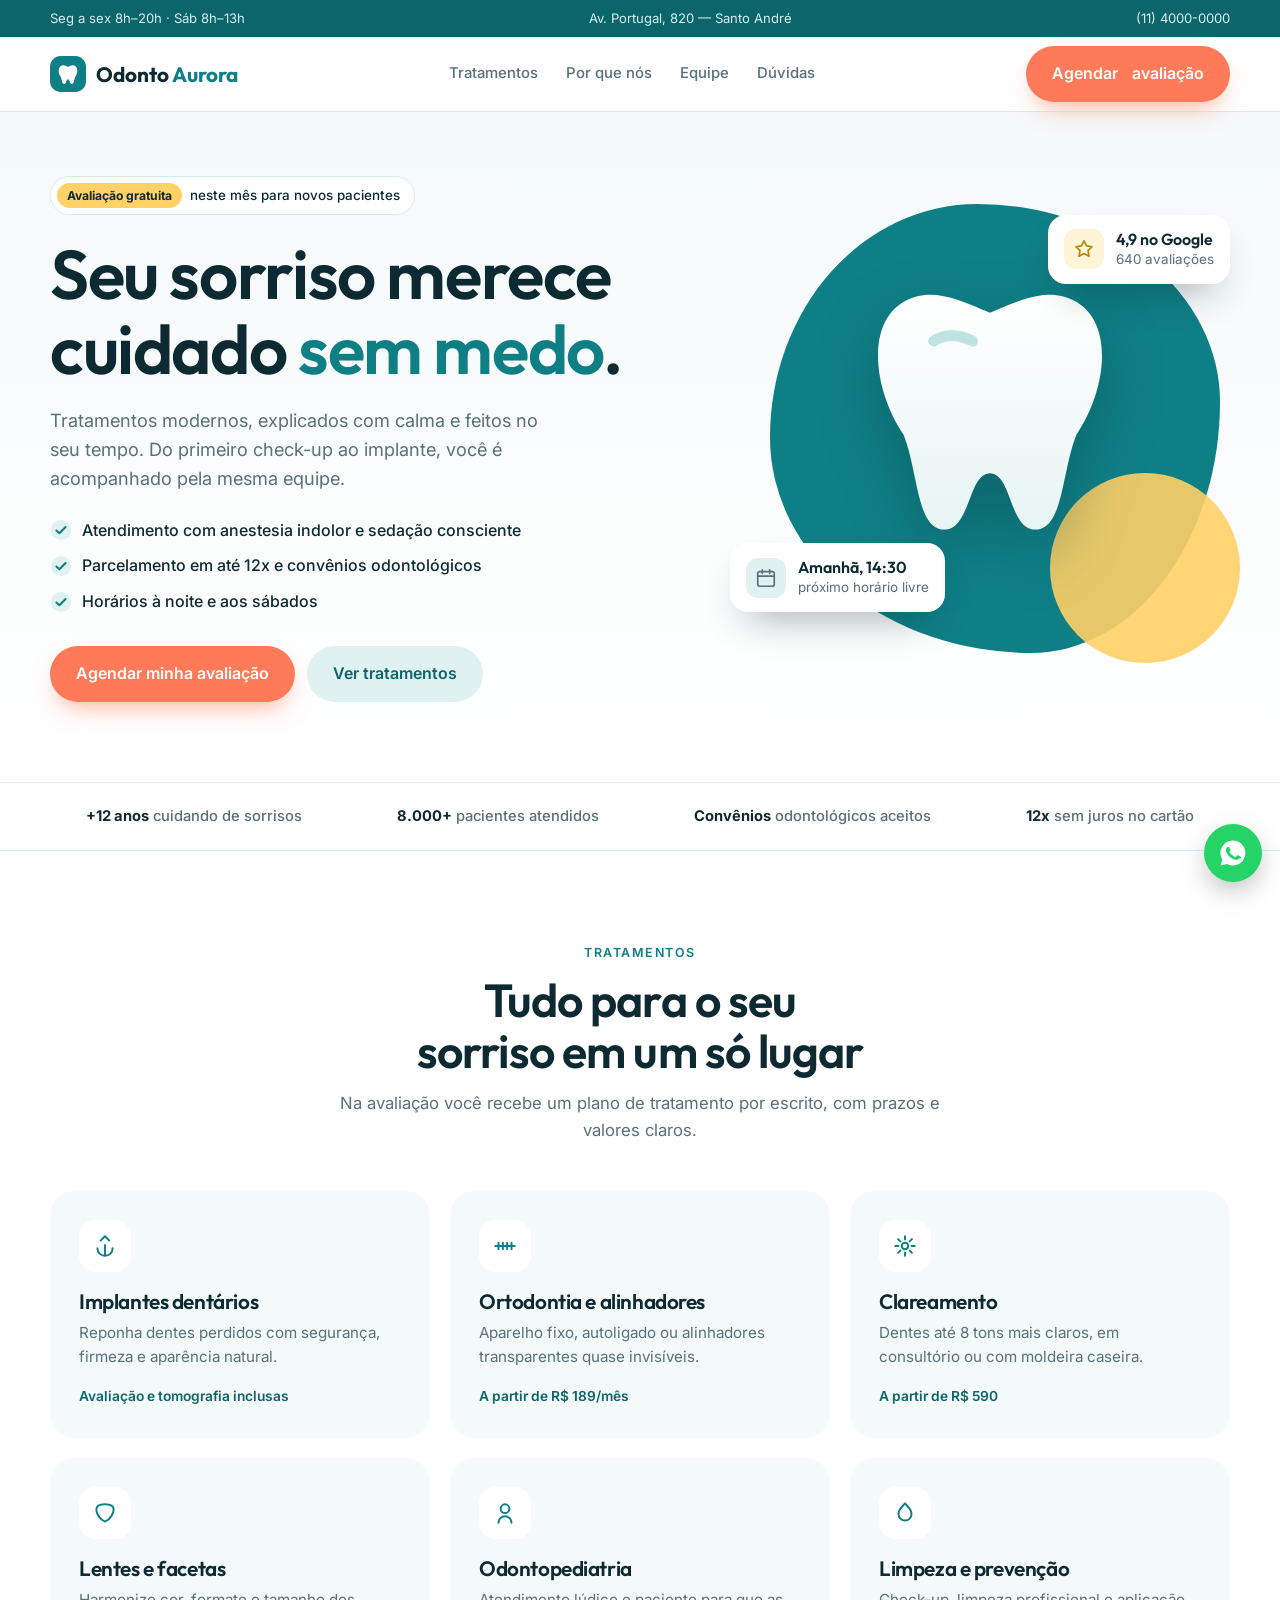
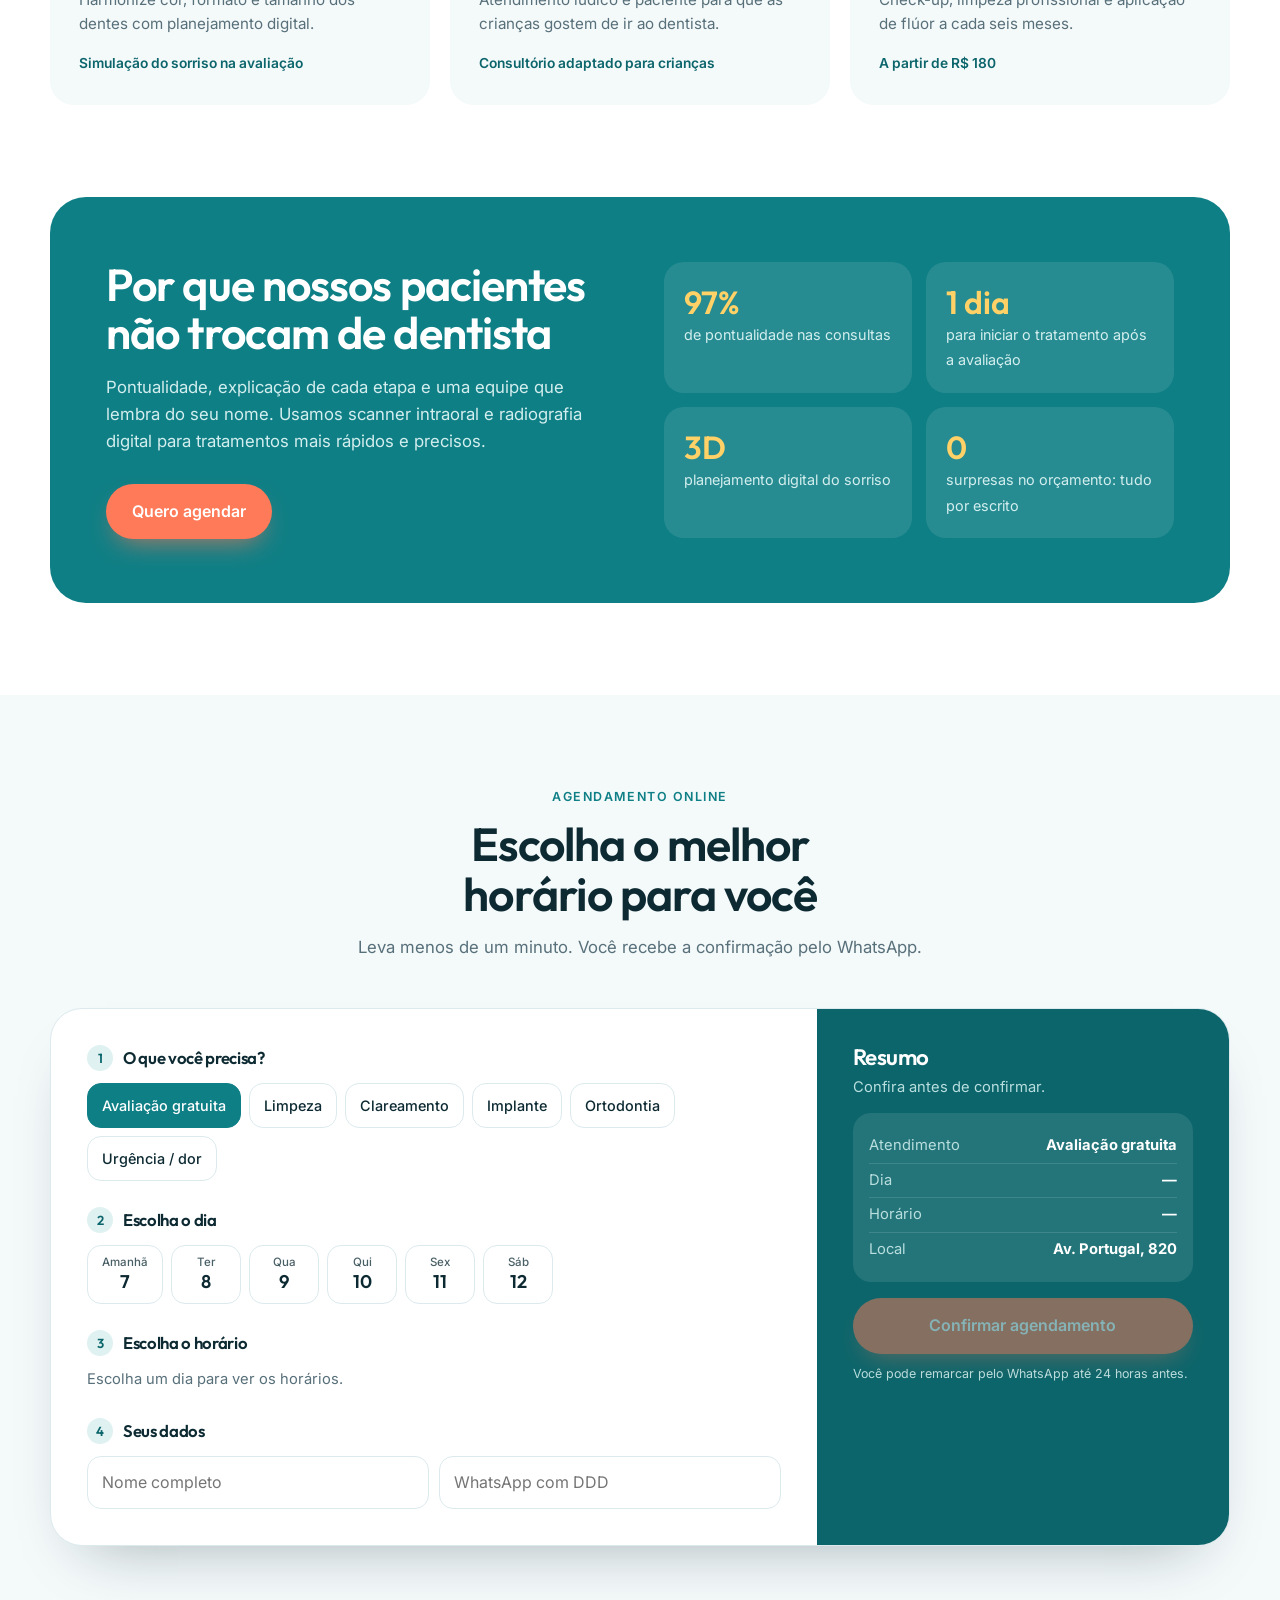
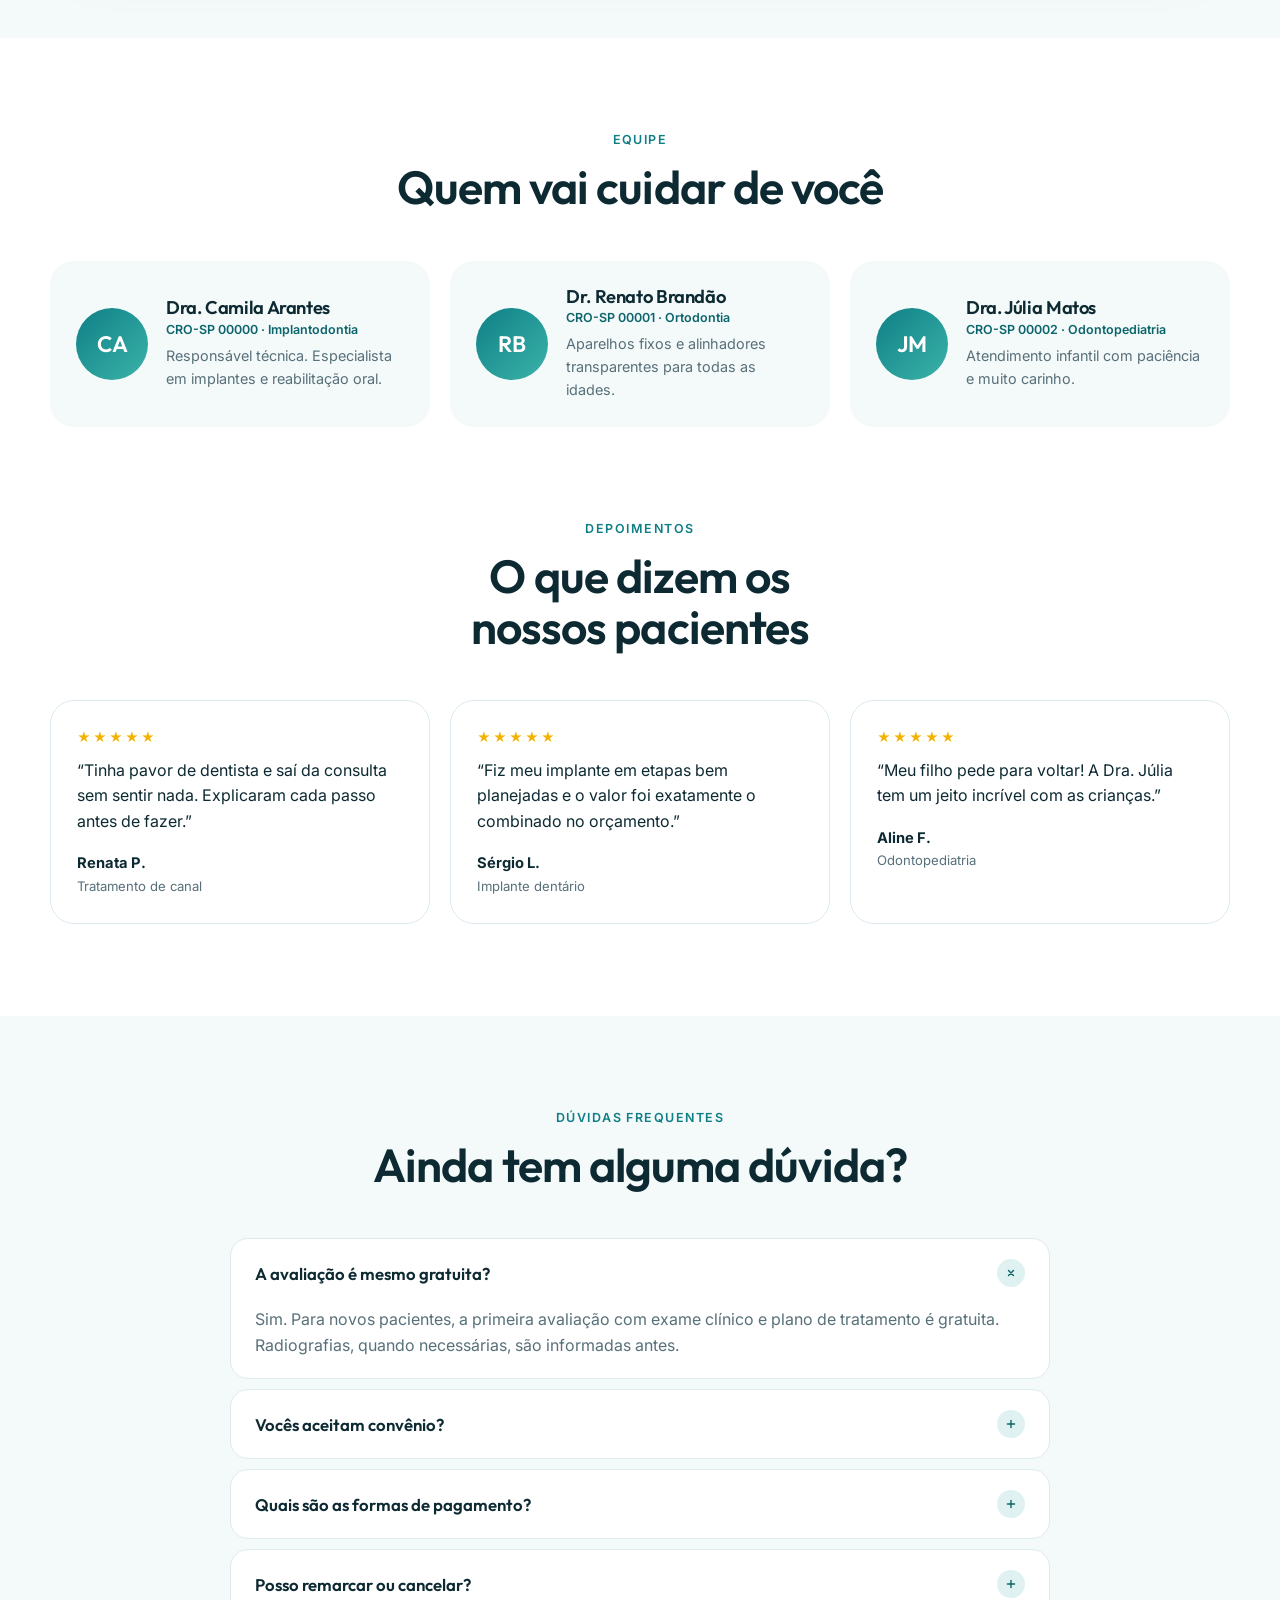
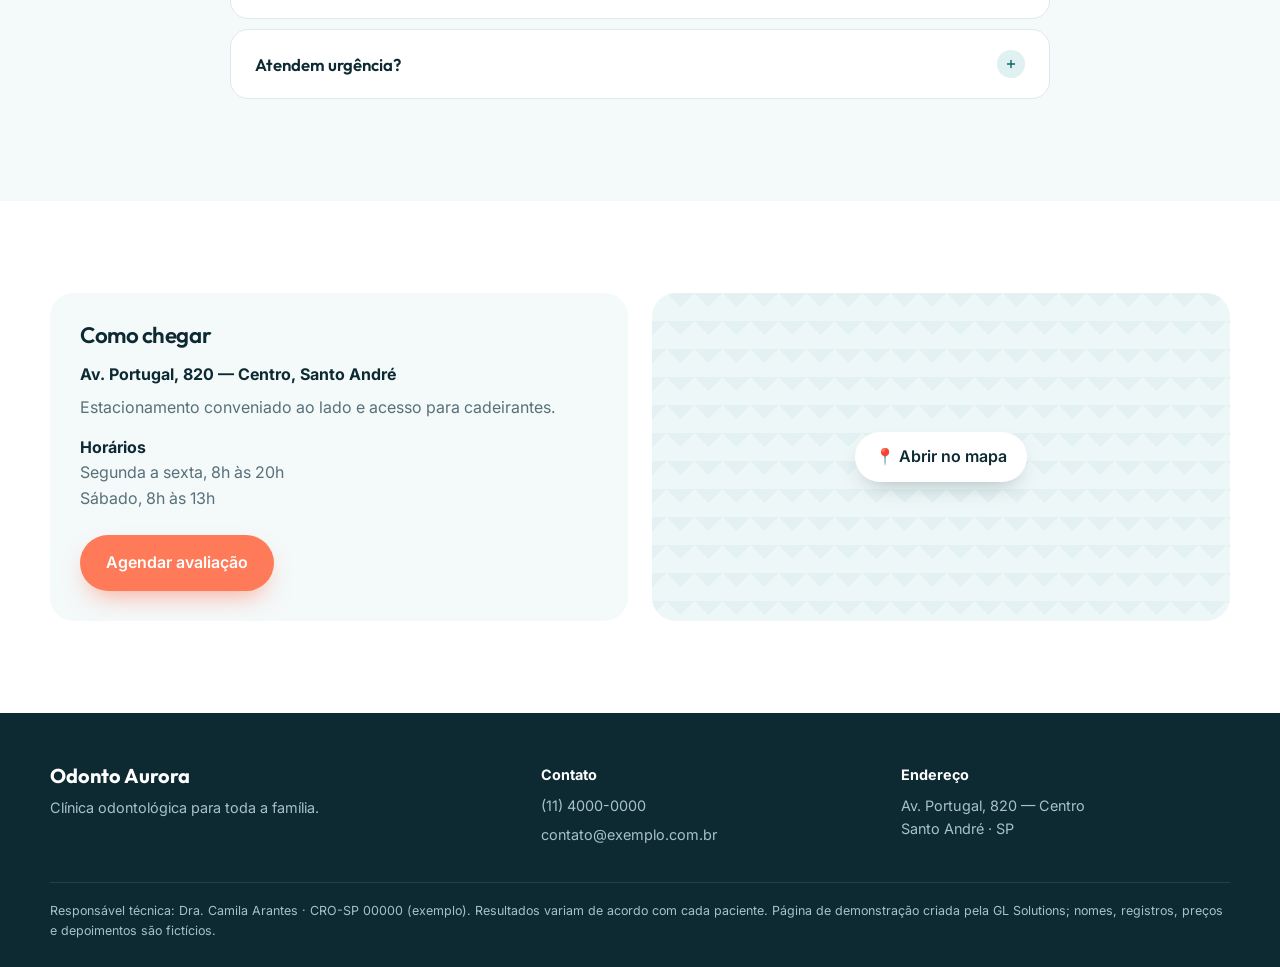
<file: lp/clinica/index.html>
<!doctype html>
<html lang="pt-BR">
<head>
<meta charset="utf-8">
<meta name="viewport" content="width=device-width,initial-scale=1,viewport-fit=cover">
<title>Odonto Aurora — Clínica odontológica em Santo André</title>
<meta name="description" content="Clínica odontológica com avaliação gratuita, atendimento sem dor e parcelamento em até 12x. Implantes, ortodontia, clareamento, lentes e odontopediatria.">
<meta name="theme-color" content="#0f7f86">
<link rel="icon" href="data:image/svg+xml,%3Csvg xmlns='http://www.w3.org/2000/svg' viewBox='0 0 32 32'%3E%3Crect width='32' height='32' rx='10' fill='%230f7f86'/%3E%3Cpath d='M10 9c2-1 4 0 6 1 2-1 4-2 6-1 3 2 2 7 0 10-1 3-1 6-3 6s-2-4-3-4-1 4-3 4-2-3-3-6c-2-3-3-8 0-10z' fill='white'/%3E%3C/svg%3E">
<link rel="preconnect" href="https://fonts.googleapis.com"><link rel="preconnect" href="https://fonts.gstatic.com" crossorigin>
<link href="https://fonts.googleapis.com/css2?family=Outfit:wght@500;600;700&family=Inter:wght@400;500;600&display=swap" rel="stylesheet">
<style>
:root{--bg:#f4f9fa;--white:#fff;--ink:#0d2a33;--muted:#58707a;--line:#dceaed;--teal:#0f7f86;--teal2:#0b656b;--soft:#dff1f1;--coral:#ff7a59;--coral2:#f0623f;--sun:#ffd166;--disp:'Outfit',system-ui,sans-serif;--sans:'Inter',system-ui,-apple-system,'Segoe UI',sans-serif;--r:24px}
*{box-sizing:border-box}html{scroll-behavior:smooth}
body{margin:0;font:16px/1.6 var(--sans);color:var(--ink);background:var(--white);-webkit-font-smoothing:antialiased}
a{color:inherit;text-decoration:none}button{font:inherit;color:inherit;cursor:pointer}
h1,h2,h3{font-family:var(--disp);font-weight:600;line-height:1.08;letter-spacing:-.02em;margin:0;text-wrap:balance}
.wrap{width:min(1180px,100% - 40px);margin-inline:auto}
.btn{display:inline-flex;align-items:center;justify-content:center;gap:10px;padding:15px 26px;border-radius:99px;font-weight:600;border:0;transition:.2s}
.btn.coral{background:var(--coral);color:#fff;box-shadow:0 12px 26px -10px rgba(255,122,89,.7)}.btn.coral:hover{background:var(--coral2);transform:translateY(-1px)}
.btn.soft{background:var(--soft);color:var(--teal2)}.btn.soft:hover{background:#cfe9e9}
.top{background:var(--teal2);color:#d7efef;font-size:.82rem}.top .wrap{display:flex;justify-content:space-between;gap:16px;padding-block:8px;flex-wrap:wrap}
header{position:sticky;top:0;z-index:40;background:rgba(255,255,255,.94);backdrop-filter:blur(10px);border-bottom:1px solid var(--line)}
.nav{display:flex;align-items:center;justify-content:space-between;height:74px;gap:20px}
.logo{display:flex;align-items:center;gap:10px;font:700 1.3rem var(--disp)}.logo svg{width:36px;height:36px}.logo span{color:var(--teal)}
.menu{display:flex;gap:28px;font-size:.93rem;font-weight:500;color:var(--muted)}.menu a:hover{color:var(--teal)}
.btn{white-space:nowrap}.pill b{white-space:nowrap}@media(max-width:600px){.lg{display:none}}
@media(max-width:900px){.menu{display:none}.top .hide{display:none}.nav .btn{padding:11px 18px;font-size:.88rem}}
.hero{background:linear-gradient(180deg,var(--bg),#fff);overflow:hidden}
.hero .wrap{display:grid;grid-template-columns:minmax(0,1.05fr) minmax(0,.95fr);gap:48px;align-items:center;padding-block:64px 80px}
.pill{display:inline-flex;align-items:center;gap:8px;background:#fff;border:1px solid var(--line);border-radius:99px;padding:6px 14px 6px 6px;font-size:.84rem;font-weight:500;margin-bottom:22px}.pill b{background:var(--sun);border-radius:99px;padding:3px 10px;font-size:.76rem}
.hero h1{font-size:clamp(2.5rem,5.4vw,4.3rem);margin-bottom:20px}.hero h1 em{font-style:normal;color:var(--teal)}
.hero p.lead{font-size:1.14rem;color:var(--muted);max-width:520px;margin:0 0 24px}
.checks{list-style:none;padding:0;margin:0 0 32px;display:grid;gap:10px}.checks li{display:flex;gap:10px;align-items:center;font-weight:500}
.checks svg{width:22px;height:22px;flex:none}
.hero .row{display:flex;gap:12px;flex-wrap:wrap}
.art{position:relative;max-width:500px;width:100%;margin-left:auto;aspect-ratio:1/1.02}
.art .blob{position:absolute;inset:4% 2% 8% 8%;background:var(--teal);border-radius:46% 54% 42% 58%/52% 44% 56% 48%}
.art .blob2{position:absolute;width:38%;aspect-ratio:1;right:-2%;bottom:6%;background:var(--sun);border-radius:50%;opacity:.9}
.art svg.tooth{position:absolute;width:52%;left:26%;top:18%;filter:drop-shadow(0 24px 30px rgba(6,60,64,.35))}
.float{position:absolute;background:#fff;border-radius:18px;padding:14px 16px;box-shadow:0 20px 40px -18px rgba(13,42,51,.45);font-size:.84rem;display:flex;gap:12px;align-items:center}
.float b{display:block;font:600 1rem var(--disp)}.float span{color:var(--muted)}
.float.f1{left:0;bottom:16%}.float.f2{right:0;top:6%}
.ic{width:40px;height:40px;border-radius:12px;display:grid;place-items:center;flex:none;background:var(--soft);color:var(--teal)}.ic svg{width:22px;height:22px;stroke:currentColor;fill:none;stroke-width:1.8;stroke-linecap:round;stroke-linejoin:round}
@media(max-width:900px){.hero .wrap{grid-template-columns:minmax(0,1fr);padding-block:40px 56px}.art{margin:0 auto;max-width:400px}}
.strip{border-block:1px solid var(--line);background:#fff}.strip .wrap{display:flex;justify-content:space-around;gap:24px;flex-wrap:wrap;padding-block:22px;color:var(--muted);font-size:.92rem;font-weight:500}.strip b{color:var(--ink)}
section{padding-block:92px}@media(max-width:700px){section{padding-block:60px}}
.head{text-align:center;max-width:640px;margin:0 auto 48px}.head small{display:block;color:var(--teal);font-weight:600;letter-spacing:.12em;text-transform:uppercase;font-size:.78rem;margin-bottom:12px}.head h2{font-size:clamp(2rem,4vw,2.9rem)}.head p{color:var(--muted);margin:14px 0 0;font-size:1.05rem}
.cards{display:grid;grid-template-columns:repeat(3,minmax(0,1fr));gap:20px}
@media(max-width:900px){.cards{grid-template-columns:repeat(2,minmax(0,1fr))}}@media(max-width:580px){.cards{grid-template-columns:minmax(0,1fr)}}
.tcard{background:var(--bg);border-radius:var(--r);padding:28px;transition:.25s;border:1px solid transparent}
.tcard:hover{background:#fff;border-color:var(--line);box-shadow:0 24px 44px -26px rgba(13,42,51,.35);transform:translateY(-3px)}
.tcard .ic{width:52px;height:52px;border-radius:16px;background:#fff;margin-bottom:18px}.tcard .ic svg{width:26px;height:26px}
.tcard h3{font-size:1.3rem;margin-bottom:8px}.tcard p{color:var(--muted);font-size:.95rem;margin:0 0 14px}.tcard .from{font-size:.86rem;color:var(--teal2);font-weight:600}
.why{background:var(--teal);color:#fff;border-radius:36px;padding:64px 56px;display:grid;grid-template-columns:minmax(0,1fr) minmax(0,1fr);gap:48px;align-items:center}
.why h2{font-size:clamp(2rem,4vw,2.8rem)}.why p{color:#d3eeee;font-size:1.05rem}
.wl{display:grid;grid-template-columns:repeat(2,minmax(0,1fr));gap:14px}.wl div{background:rgba(255,255,255,.1);border-radius:20px;padding:20px}.wl b{display:block;font:600 2rem var(--disp);color:var(--sun)}.wl span{font-size:.9rem;color:#d3eeee}
@media(max-width:860px){.why{grid-template-columns:minmax(0,1fr);padding:36px 24px;border-radius:26px}}
.book{background:var(--bg)}
.booker{background:#fff;border-radius:32px;box-shadow:0 30px 60px -36px rgba(13,42,51,.4);display:grid;grid-template-columns:minmax(0,1.3fr) minmax(0,.7fr);overflow:hidden;border:1px solid var(--line)}
.bk-main{padding:36px}.bk-side{background:var(--teal2);color:#fff;padding:36px;display:flex;flex-direction:column;gap:14px}
.bk-step{margin-bottom:26px}.bk-step h3{font-size:1.05rem;margin-bottom:12px;display:flex;align-items:center;gap:10px}.bk-step h3 i{width:26px;height:26px;border-radius:50%;background:var(--soft);color:var(--teal2);display:grid;place-items:center;font:600 .82rem var(--disp);font-style:normal}
.opts{display:flex;flex-wrap:wrap;gap:8px}.opt{border:1.5px solid var(--line);background:#fff;border-radius:14px;padding:10px 14px;font-size:.9rem;font-weight:500;transition:.15s}
.opt:hover{border-color:var(--teal)}.opt.on{background:var(--teal);border-color:var(--teal);color:#fff}.opt[disabled]{opacity:.35;text-decoration:line-through;cursor:not-allowed}
.opt.day{display:flex;flex-direction:column;align-items:center;min-width:70px;line-height:1.2}.opt.day small{font-size:.72rem;opacity:.75}.opt.day b{font:600 1.15rem var(--disp)}
.inputs{display:grid;grid-template-columns:repeat(2,minmax(0,1fr));gap:10px}.inputs input{border:1.5px solid var(--line);border-radius:14px;padding:13px 14px;font:inherit;outline:none;min-width:0}.inputs input:focus{border-color:var(--teal)}
@media(max-width:860px){.booker{grid-template-columns:minmax(0,1fr)}.bk-main,.bk-side{padding:26px 22px}.inputs{grid-template-columns:minmax(0,1fr)}}
.sum{background:rgba(255,255,255,.1);border-radius:18px;padding:16px;font-size:.92rem}.sum div{display:flex;justify-content:space-between;gap:10px;padding:5px 0;border-bottom:1px solid rgba(255,255,255,.12)}.sum div:last-child{border:0}.sum span{color:#b9dede}
.bk-side .btn{width:100%}.bk-side .btn[disabled]{opacity:.5;pointer-events:none}
.done{display:none;text-align:center;padding:30px 10px}.done svg{width:58px;height:58px}
.team{display:grid;grid-template-columns:repeat(3,minmax(0,1fr));gap:20px}@media(max-width:860px){.team{grid-template-columns:minmax(0,1fr)}}
.doc{background:var(--bg);border-radius:var(--r);padding:26px;display:flex;gap:18px;align-items:center}
.doc .av{width:72px;height:72px;border-radius:50%;background:linear-gradient(135deg,var(--teal),#3bb3a9);color:#fff;display:grid;place-items:center;font:600 1.4rem var(--disp);flex:none}
.doc h3{font-size:1.15rem}.doc small{display:block;color:var(--teal2);font-weight:600;font-size:.78rem;margin:2px 0 4px}.doc p{margin:0;color:var(--muted);font-size:.9rem}
.revs{display:grid;grid-template-columns:repeat(3,minmax(0,1fr));gap:20px}@media(max-width:860px){.revs{grid-template-columns:minmax(0,1fr)}}
.rev{border:1px solid var(--line);border-radius:var(--r);padding:26px}.rev .st{color:#f5b301;letter-spacing:2px}.rev p{margin:10px 0 16px}.rev b{font-size:.92rem}.rev span{display:block;color:var(--muted);font-size:.82rem}
.faq{background:var(--bg)}.faq .wrap{max-width:820px}
details{background:#fff;border-radius:18px;margin-bottom:10px;border:1px solid var(--line)}
summary{list-style:none;cursor:pointer;padding:20px 24px;font:600 1.05rem var(--disp);display:flex;justify-content:space-between;gap:12px;align-items:center}summary::-webkit-details-marker{display:none}
summary:after{content:"";width:28px;height:28px;border-radius:50%;background:var(--soft) url("data:image/svg+xml,%3Csvg xmlns='http://www.w3.org/2000/svg' viewBox='0 0 24 24' fill='none' stroke='%230b656b' stroke-width='2.4' stroke-linecap='round'%3E%3Cpath d='M12 6v12M6 12h12'/%3E%3C/svg%3E") center/14px no-repeat;flex:none;transition:.2s}
details[open] summary:after{transform:rotate(45deg)}details p{margin:0;padding:0 24px 20px;color:var(--muted)}
.local{display:grid;grid-template-columns:minmax(0,1fr) minmax(0,1fr);gap:24px}@media(max-width:860px){.local{grid-template-columns:minmax(0,1fr)}}
.lc{background:var(--bg);border-radius:var(--r);padding:30px}.lc h3{font-size:1.4rem;margin-bottom:14px}.lc p{margin:0 0 8px;color:var(--muted)}.lc b{color:var(--ink)}
.mapbox{border-radius:var(--r);min-height:240px;background:linear-gradient(135deg,#e3f1f2 25%,transparent 25%) 0 0/28px 28px,linear-gradient(225deg,#e3f1f2 25%,transparent 25%) 0 0/28px 28px,#eef7f8;position:relative;display:grid;place-items:center}
.mapbox a{background:#fff;border-radius:99px;padding:12px 20px;font-weight:600;box-shadow:0 10px 24px -12px rgba(13,42,51,.4);display:flex;gap:8px;align-items:center}
footer{background:var(--ink);color:#a9c0c6;padding-block:50px 26px;font-size:.9rem}
footer .cols{display:grid;grid-template-columns:1.4fr 1fr 1fr;gap:30px;margin-bottom:30px}@media(max-width:760px){footer .cols{grid-template-columns:minmax(0,1fr)}}
footer b{color:#fff;display:block;margin-bottom:8px}footer p{margin:0 0 6px}
footer .fine{border-top:1px solid rgba(255,255,255,.1);padding-top:18px;font-size:.78rem;line-height:1.6}
.wa{position:fixed;right:max(18px,env(safe-area-inset-right));bottom:max(18px,env(safe-area-inset-bottom));z-index:60;width:58px;height:58px;border-radius:50%;background:#25d366;display:grid;place-items:center;box-shadow:0 10px 30px -6px rgba(0,0,0,.35)}.wa svg{width:30px;height:30px;fill:#fff}
@media(prefers-reduced-motion:reduce){*{transition:none!important;scroll-behavior:auto!important}}
</style>
</head>
<body>
<div class="top"><div class="wrap"><span>Seg a sex 8h–20h · Sáb 8h–13h</span><span class="hide">Av. Portugal, 820 — Santo André</span><span>(11) 4000-0000</span></div></div>
<header><div class="wrap nav">
  <a class="logo" href="#"><svg viewBox="0 0 40 40"><rect width="40" height="40" rx="12" fill="#0f7f86"/><path d="M12 11c3-1.5 5.5 0 8 1.2C22.5 11 25 9.5 28 11c3.6 2.2 2.6 8.5 0 12.3-1.4 3.5-1.2 7.7-3.8 7.7-2.4 0-2.3-5.2-4.2-5.2s-1.8 5.2-4.2 5.2c-2.6 0-2.4-4.2-3.8-7.7-2.6-3.8-3.6-10.1 0-12.3z" fill="#fff"/></svg><b style="font-weight:700">Odonto <span>Aurora</span></b></a>
  <nav class="menu"><a href="#tratamentos">Tratamentos</a><a href="#diferenciais">Por que nós</a><a href="#equipe">Equipe</a><a href="#duvidas">Dúvidas</a></nav>
  <a class="btn coral" href="#agendar">Agendar<span class="lg">&nbsp;avaliação</span></a>
</div></header>

<main>
<section class="hero" style="padding:0"><div class="wrap">
  <div>
    <span class="pill"><b>Avaliação gratuita</b>neste mês para novos pacientes</span>
    <h1>Seu sorriso merece cuidado <em>sem medo</em>.</h1>
    <p class="lead">Tratamentos modernos, explicados com calma e feitos no seu tempo. Do primeiro check-up ao implante, você é acompanhado pela mesma equipe.</p>
    <ul class="checks">
      <li><svg viewBox="0 0 24 24"><circle cx="12" cy="12" r="11" fill="#dff1f1"/><path d="M7 12.5l3.2 3L17 8.8" stroke="#0f7f86" stroke-width="2.2" fill="none" stroke-linecap="round" stroke-linejoin="round"/></svg>Atendimento com anestesia indolor e sedação consciente</li>
      <li><svg viewBox="0 0 24 24"><circle cx="12" cy="12" r="11" fill="#dff1f1"/><path d="M7 12.5l3.2 3L17 8.8" stroke="#0f7f86" stroke-width="2.2" fill="none" stroke-linecap="round" stroke-linejoin="round"/></svg>Parcelamento em até 12x e convênios odontológicos</li>
      <li><svg viewBox="0 0 24 24"><circle cx="12" cy="12" r="11" fill="#dff1f1"/><path d="M7 12.5l3.2 3L17 8.8" stroke="#0f7f86" stroke-width="2.2" fill="none" stroke-linecap="round" stroke-linejoin="round"/></svg>Horários à noite e aos sábados</li>
    </ul>
    <div class="row"><a class="btn coral" href="#agendar">Agendar minha avaliação</a><a class="btn soft" href="#tratamentos">Ver tratamentos</a></div>
  </div>
  <div class="art" aria-hidden="true">
    <div class="blob"></div><div class="blob2"></div>
    <svg class="tooth" viewBox="0 0 120 130"><defs><linearGradient id="tg" x1="0" x2="0" y1="0" y2="1"><stop offset="0" stop-color="#fff"/><stop offset="1" stop-color="#e7f4f4"/></linearGradient></defs><path d="M20 12c12-7 24-2 40 5 16-7 28-12 40-5 18 11 13 42 0 61-7 17-6 44-19 44-12 0-11-26-21-26s-9 26-21 26c-13 0-12-27-19-44C7 54 2 23 20 12z" fill="url(#tg)"/><path d="M34 30c6-4 12-3 18 0" stroke="#bfe3e3" stroke-width="5" stroke-linecap="round" fill="none"/></svg>
    <div class="float f1"><span class="ic"><svg viewBox="0 0 24 24"><rect x="3" y="5" width="18" height="16" rx="2"/><path d="M3 10h18M8 3v4M16 3v4"/></svg></span><div><b>Amanhã, 14:30</b><span>próximo horário livre</span></div></div>
    <div class="float f2"><span class="ic" style="background:#fff4d6;color:#b98500"><svg viewBox="0 0 24 24"><path d="M12 3l2.7 5.6 6.1.9-4.4 4.3 1 6.1L12 17l-5.4 2.9 1-6.1-4.4-4.3 6.1-.9z"/></svg></span><div><b>4,9 no Google</b><span>640 avaliações</span></div></div>
  </div>
</div></section>
<div class="strip"><div class="wrap"><span><b>+12 anos</b> cuidando de sorrisos</span><span><b>8.000+</b> pacientes atendidos</span><span><b>Convênios</b> odontológicos aceitos</span><span><b>12x</b> sem juros no cartão</span></div></div>

<section id="tratamentos"><div class="wrap">
  <div class="head"><small>Tratamentos</small><h2>Tudo para o seu sorriso em um só lugar</h2><p>Na avaliação você recebe um plano de tratamento por escrito, com prazos e valores claros.</p></div>
  <div class="cards">
    <div class="tcard"><span class="ic"><svg viewBox="0 0 24 24"><path d="M12 21V11M8 7l4-4 4 4M5 14c0 4 3 7 7 7s7-3 7-7"/></svg></span><h3>Implantes dentários</h3><p>Reponha dentes perdidos com segurança, firmeza e aparência natural.</p><span class="from">Avaliação e tomografia inclusas</span></div>
    <div class="tcard"><span class="ic"><svg viewBox="0 0 24 24"><path d="M3 12h18M6 9v6M10 9v6M14 9v6M18 9v6"/></svg></span><h3>Ortodontia e alinhadores</h3><p>Aparelho fixo, autoligado ou alinhadores transparentes quase invisíveis.</p><span class="from">A partir de R$ 189/mês</span></div>
    <div class="tcard"><span class="ic"><svg viewBox="0 0 24 24"><path d="M12 3v3M12 18v3M3 12h3M18 12h3M5.6 5.6l2.1 2.1M16.3 16.3l2.1 2.1M5.6 18.4l2.1-2.1M16.3 7.7l2.1-2.1"/><circle cx="12" cy="12" r="3"/></svg></span><h3>Clareamento</h3><p>Dentes até 8 tons mais claros, em consultório ou com moldeira caseira.</p><span class="from">A partir de R$ 590</span></div>
    <div class="tcard"><span class="ic"><svg viewBox="0 0 24 24"><path d="M4 9c0-3 3-5 8-5s8 2 8 5-3 9-8 11C7 18 4 12 4 9z"/></svg></span><h3>Lentes e facetas</h3><p>Harmonize cor, formato e tamanho dos dentes com planejamento digital.</p><span class="from">Simulação do sorriso na avaliação</span></div>
    <div class="tcard"><span class="ic"><svg viewBox="0 0 24 24"><circle cx="12" cy="8" r="4"/><path d="M6 21c0-3.5 2.7-6 6-6s6 2.5 6 6"/></svg></span><h3>Odontopediatria</h3><p>Atendimento lúdico e paciente para que as crianças gostem de ir ao dentista.</p><span class="from">Consultório adaptado para crianças</span></div>
    <div class="tcard"><span class="ic"><svg viewBox="0 0 24 24"><path d="M12 3c2 3 6 5 6 10a6 6 0 01-12 0c0-5 4-7 6-10z"/></svg></span><h3>Limpeza e prevenção</h3><p>Check-up, limpeza profissional e aplicação de flúor a cada seis meses.</p><span class="from">A partir de R$ 180</span></div>
  </div>
</div></section>

<section id="diferenciais" style="padding-top:0"><div class="wrap"><div class="why">
  <div><h2>Por que nossos pacientes não trocam de dentista</h2><p>Pontualidade, explicação de cada etapa e uma equipe que lembra do seu nome. Usamos scanner intraoral e radiografia digital para tratamentos mais rápidos e precisos.</p><a class="btn coral" href="#agendar" style="margin-top:12px">Quero agendar</a></div>
  <div class="wl"><div><b>97%</b><span>de pontualidade nas consultas</span></div><div><b>1 dia</b><span>para iniciar o tratamento após a avaliação</span></div><div><b>3D</b><span>planejamento digital do sorriso</span></div><div><b>0</b><span>surpresas no orçamento: tudo por escrito</span></div></div>
</div></div></section>

<section class="book" id="agendar"><div class="wrap">
  <div class="head"><small>Agendamento online</small><h2>Escolha o melhor horário para você</h2><p>Leva menos de um minuto. Você recebe a confirmação pelo WhatsApp.</p></div>
  <div class="booker">
    <div class="bk-main">
      <div class="bk-step"><h3><i>1</i>O que você precisa?</h3><div class="opts" id="o-svc"></div></div>
      <div class="bk-step"><h3><i>2</i>Escolha o dia</h3><div class="opts" id="o-day"></div></div>
      <div class="bk-step"><h3><i>3</i>Escolha o horário</h3><div class="opts" id="o-time"></div></div>
      <div class="bk-step" style="margin-bottom:0"><h3><i>4</i>Seus dados</h3><div class="inputs"><input id="b-nome" placeholder="Nome completo" autocomplete="name" aria-label="Nome completo"><input id="b-tel" placeholder="WhatsApp com DDD" inputmode="tel" autocomplete="tel" aria-label="WhatsApp"></div></div>
    </div>
    <div class="bk-side">
      <div id="b-form"><h3 style="font-size:1.4rem;margin-bottom:6px">Resumo</h3><p style="color:#b9dede;margin:0 0 14px;font-size:.92rem">Confira antes de confirmar.</p><div class="sum" id="b-sum"></div><button class="btn coral" id="b-ok" style="margin-top:16px" disabled>Confirmar agendamento</button><p style="font-size:.78rem;color:#b9dede;margin:10px 0 0">Você pode remarcar pelo WhatsApp até 24 horas antes.</p></div>
      <div class="done" id="b-done" role="status"><svg viewBox="0 0 24 24"><circle cx="12" cy="12" r="11" fill="rgba(255,255,255,.15)"/><path d="M7 12.5l3.2 3L17 8.8" stroke="#ffd166" stroke-width="2.2" fill="none" stroke-linecap="round" stroke-linejoin="round"/></svg><h3 style="font-size:1.5rem;margin:12px 0 8px">Horário reservado!</h3><p style="color:#d3eeee;margin:0 0 18px" id="b-msg"></p><button class="btn soft" id="b-new">Fazer outro agendamento</button></div>
    </div>
  </div>
</div></section>

<section id="equipe"><div class="wrap">
  <div class="head"><small>Equipe</small><h2>Quem vai cuidar de você</h2></div>
  <div class="team">
    <div class="doc"><div class="av">CA</div><div><h3>Dra. Camila Arantes</h3><small>CRO-SP 00000 · Implantodontia</small><p>Responsável técnica. Especialista em implantes e reabilitação oral.</p></div></div>
    <div class="doc"><div class="av">RB</div><div><h3>Dr. Renato Brandão</h3><small>CRO-SP 00001 · Ortodontia</small><p>Aparelhos fixos e alinhadores transparentes para todas as idades.</p></div></div>
    <div class="doc"><div class="av">JM</div><div><h3>Dra. Júlia Matos</h3><small>CRO-SP 00002 · Odontopediatria</small><p>Atendimento infantil com paciência e muito carinho.</p></div></div>
  </div>
</div></section>

<section style="padding-top:0"><div class="wrap">
  <div class="head"><small>Depoimentos</small><h2>O que dizem os nossos pacientes</h2></div>
  <div class="revs">
    <div class="rev"><span class="st">★★★★★</span><p>“Tinha pavor de dentista e saí da consulta sem sentir nada. Explicaram cada passo antes de fazer.”</p><b>Renata P.</b><span>Tratamento de canal</span></div>
    <div class="rev"><span class="st">★★★★★</span><p>“Fiz meu implante em etapas bem planejadas e o valor foi exatamente o combinado no orçamento.”</p><b>Sérgio L.</b><span>Implante dentário</span></div>
    <div class="rev"><span class="st">★★★★★</span><p>“Meu filho pede para voltar! A Dra. Júlia tem um jeito incrível com as crianças.”</p><b>Aline F.</b><span>Odontopediatria</span></div>
  </div>
</div></section>

<section class="faq" id="duvidas"><div class="wrap">
  <div class="head"><small>Dúvidas frequentes</small><h2>Ainda tem alguma dúvida?</h2></div>
  <details open><summary>A avaliação é mesmo gratuita?</summary><p>Sim. Para novos pacientes, a primeira avaliação com exame clínico e plano de tratamento é gratuita. Radiografias, quando necessárias, são informadas antes.</p></details>
  <details><summary>Vocês aceitam convênio?</summary><p>Atendemos os principais convênios odontológicos para procedimentos cobertos e oferecemos condições especiais para tratamentos particulares.</p></details>
  <details><summary>Quais são as formas de pagamento?</summary><p>PIX, dinheiro, débito e cartão de crédito em até 12x sem juros, conforme o tratamento.</p></details>
  <details><summary>Posso remarcar ou cancelar?</summary><p>Pode, sem custo, avisando pelo WhatsApp com pelo menos 24 horas de antecedência.</p></details>
  <details><summary>Atendem urgência?</summary><p>Sim. Em casos de dor ou trauma, chame pelo WhatsApp e encaixamos você no mesmo dia sempre que possível.</p></details>
</div></section>

<section><div class="wrap local">
  <div class="lc"><h3>Como chegar</h3><p><b>Av. Portugal, 820 — Centro, Santo André</b></p><p>Estacionamento conveniado ao lado e acesso para cadeirantes.</p><p style="margin-top:14px"><b>Horários</b><br>Segunda a sexta, 8h às 20h<br>Sábado, 8h às 13h</p><a class="btn coral" href="#agendar" style="margin-top:16px">Agendar avaliação</a></div>
  <div class="mapbox"><a href="https://www.google.com/maps/search/?api=1&query=Santo+Andr%C3%A9+SP" target="_blank" rel="noopener">📍 Abrir no mapa</a></div>
</div></section>
</main>

<footer><div class="wrap">
  <div class="cols"><div><b style="font:700 1.25rem var(--disp)">Odonto Aurora</b><p>Clínica odontológica para toda a família.</p></div><div><b>Contato</b><p>(11) 4000-0000</p><p>contato@exemplo.com.br</p></div><div><b>Endereço</b><p>Av. Portugal, 820 — Centro<br>Santo André · SP</p></div></div>
  <div class="fine">Responsável técnica: Dra. Camila Arantes · CRO-SP 00000 (exemplo). Resultados variam de acordo com cada paciente. Página de demonstração criada pela GL Solutions; nomes, registros, preços e depoimentos são fictícios.</div>
</div></footer>
<a class="wa" href="https://wa.me/5500000000000?text=Ol%C3%A1%2C%20quero%20agendar%20uma%20avalia%C3%A7%C3%A3o" target="_blank" rel="noopener" aria-label="Falar pelo WhatsApp"><svg viewBox="0 0 24 24"><path d="M12 2a10 10 0 00-8.6 15.1L2 22l5-1.3A10 10 0 1012 2zm5.2 14.2c-.2.6-1.3 1.2-1.8 1.2-.5.1-1 .2-3.3-.7-2.8-1.2-4.6-4-4.7-4.2-.1-.2-1.1-1.5-1.1-2.8s.7-2 1-2.3c.2-.3.5-.3.7-.3h.5c.2 0 .4 0 .6.5l.9 2.1c.1.2.1.4 0 .5l-.5.7c-.2.2-.3.4-.1.6.2.3.8 1.3 1.8 2.1 1.2 1 2.2 1.3 2.5 1.5.3.1.5.1.7-.1l.9-1.1c.2-.3.4-.2.7-.1l2 1c.3.1.5.2.6.3.1.1.1.6-.1 1.1z"/></svg></a>
<script>
(function(){
  var SV=['Avaliação gratuita','Limpeza','Clareamento','Implante','Ortodontia','Urgência / dor'], WD=['Dom','Seg','Ter','Qua','Qui','Sex','Sáb'];
  var st={svc:0,day:null,time:null};
  function days(){var out=[],d=new Date();d.setHours(12);while(out.length<6){d.setDate(d.getDate()+1);if(d.getDay()!==0)out.push(new Date(d))}return out}
  var D=days();
  function key(d){return d.getFullYear()+'-'+(d.getMonth()+1)+'-'+d.getDate()}
  function times(d){var sat=d.getDay()===6,end=sat?12:19,out=[],seed=d.getDate()*7+d.getMonth();for(var h=8;h<=end;h++){[0,30].forEach(function(m){if(h===end&&m)return;seed=(seed*9301+49297)%233280;out.push({t:(h<10?'0':'')+h+':'+(m?'30':'00'),busy:seed/233280<.38})})}return out}
  function el(id){return document.getElementById(id)}
  function render(){
    el('o-svc').innerHTML=SV.map(function(s,i){return '<button class="opt'+(st.svc===i?' on':'')+'" data-svc="'+i+'">'+s+'</button>'}).join('');
    el('o-day').innerHTML=D.map(function(d,i){return '<button class="opt day'+(st.day===i?' on':'')+'" data-day="'+i+'"><small>'+(i===0?'Amanhã':WD[d.getDay()])+'</small><b>'+d.getDate()+'</b></button>'}).join('');
    el('o-time').innerHTML=st.day===null?'<span style="color:var(--muted);font-size:.92rem">Escolha um dia para ver os horários.</span>':times(D[st.day]).map(function(x){return '<button class="opt'+(st.time===x.t?' on':'')+'" data-time="'+x.t+'"'+(x.busy?' disabled aria-label="'+x.t+' ocupado"':'')+'>'+x.t+'</button>'}).join('');
    var d=st.day!==null?D[st.day]:null;
    el('b-sum').innerHTML='<div><span>Atendimento</span><b>'+SV[st.svc]+'</b></div><div><span>Dia</span><b>'+(d?WD[d.getDay()]+', '+d.toLocaleDateString('pt-BR'):'—')+'</b></div><div><span>Horário</span><b>'+(st.time||'—')+'</b></div><div><span>Local</span><b>Av. Portugal, 820</b></div>';
    el('b-ok').disabled=!(d&&st.time);
  }
  document.addEventListener('click',function(e){var b=e.target.closest('button');if(!b)return;
    if(b.dataset.svc){st.svc=+b.dataset.svc;render()}
    if(b.dataset.day){st.day=+b.dataset.day;st.time=null;render()}
    if(b.dataset.time){st.time=b.dataset.time;render()}
    if(b.id==='b-ok'){var n=el('b-nome'),t=el('b-tel'),bad=false;[n,t].forEach(function(i){var x=!i.value.trim()||(i===t&&i.value.replace(/\D/g,'').length<10);i.style.borderColor=x?'#e5484d':'';if(x)bad=true});if(bad){(n.value.trim()?t:n).focus();return}
      var d=D[st.day];el('b-msg').textContent=n.value.trim().split(' ')[0]+', seu horário ('+SV[st.svc].toLowerCase()+') ficou para '+WD[d.getDay()].toLowerCase()+', '+d.toLocaleDateString('pt-BR')+' às '+st.time+'. Enviamos a confirmação para '+t.value+'.';el('b-form').style.display='none';el('b-done').style.display='block'}
    if(b.id==='b-new'){st={svc:0,day:null,time:null};el('b-form').style.display='';el('b-done').style.display='none';render()}
  });
  render();
})();
</script>
</body>
</html>
</file>
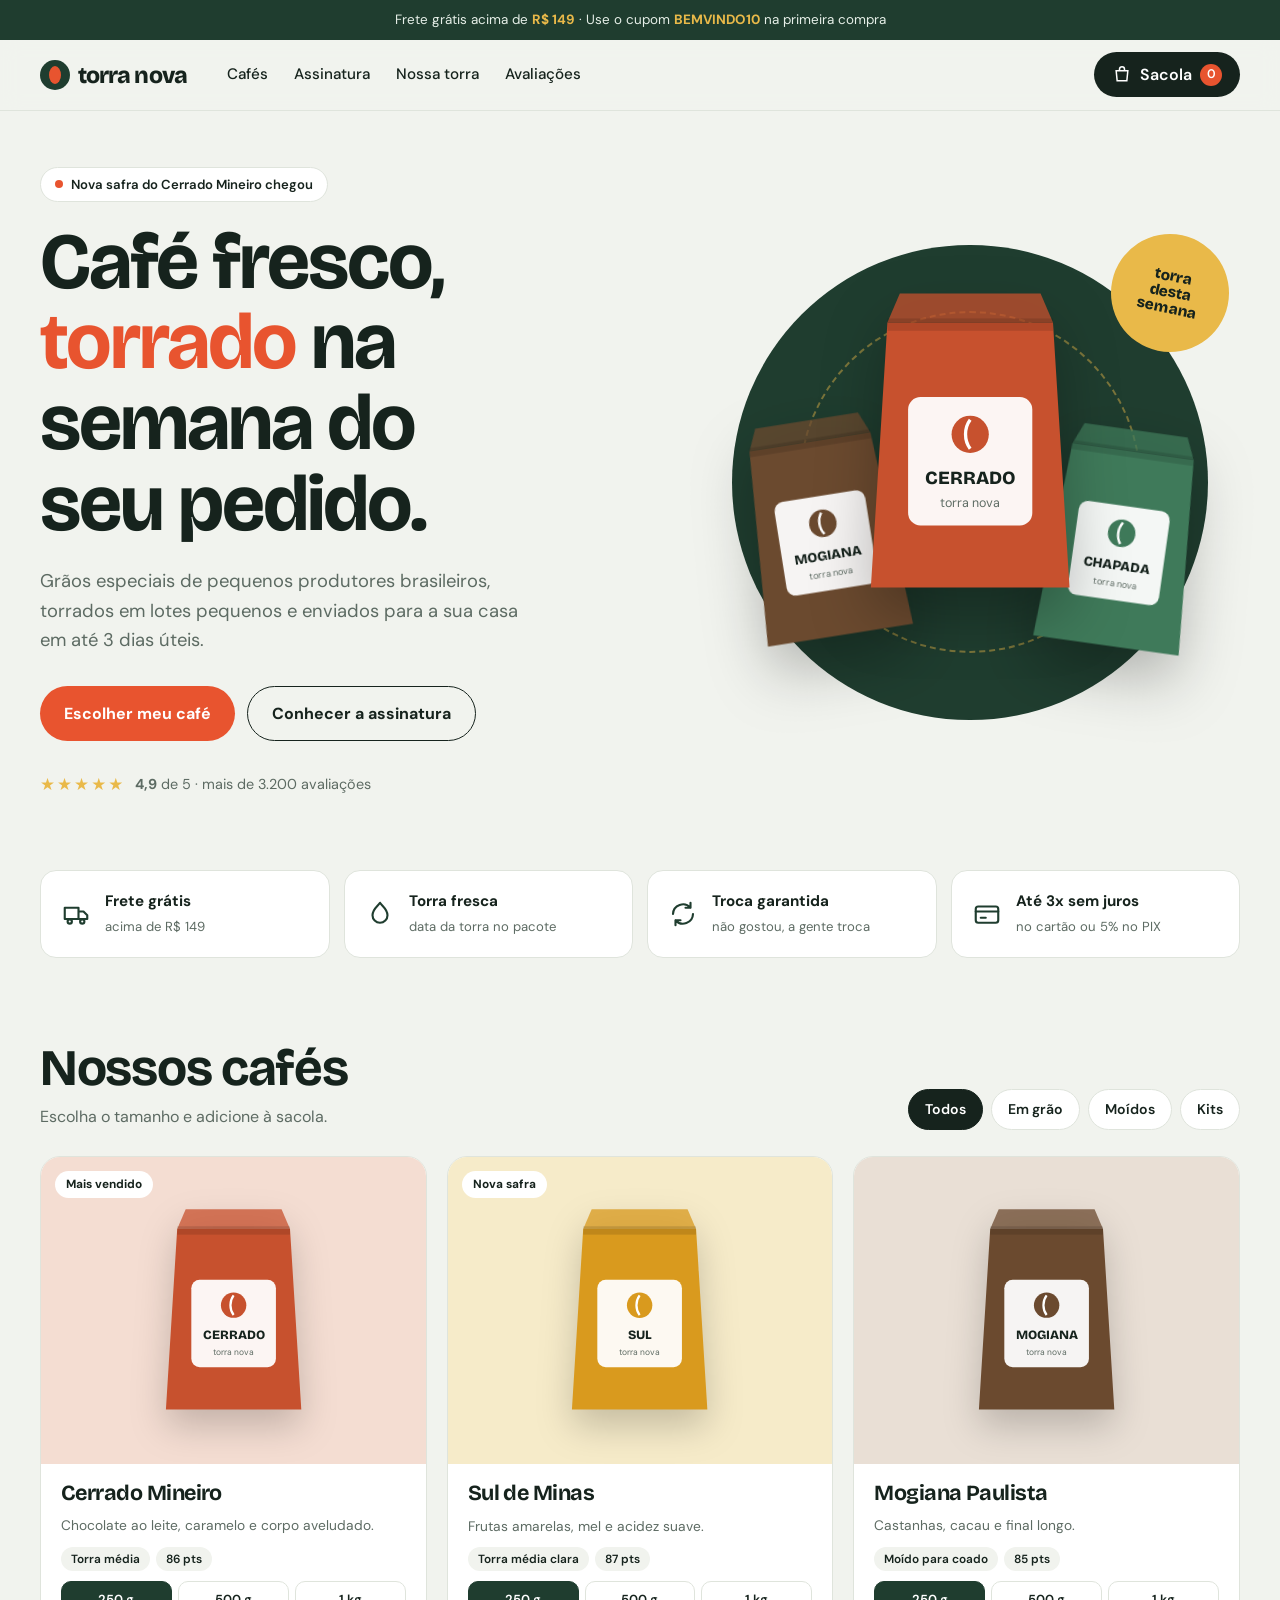
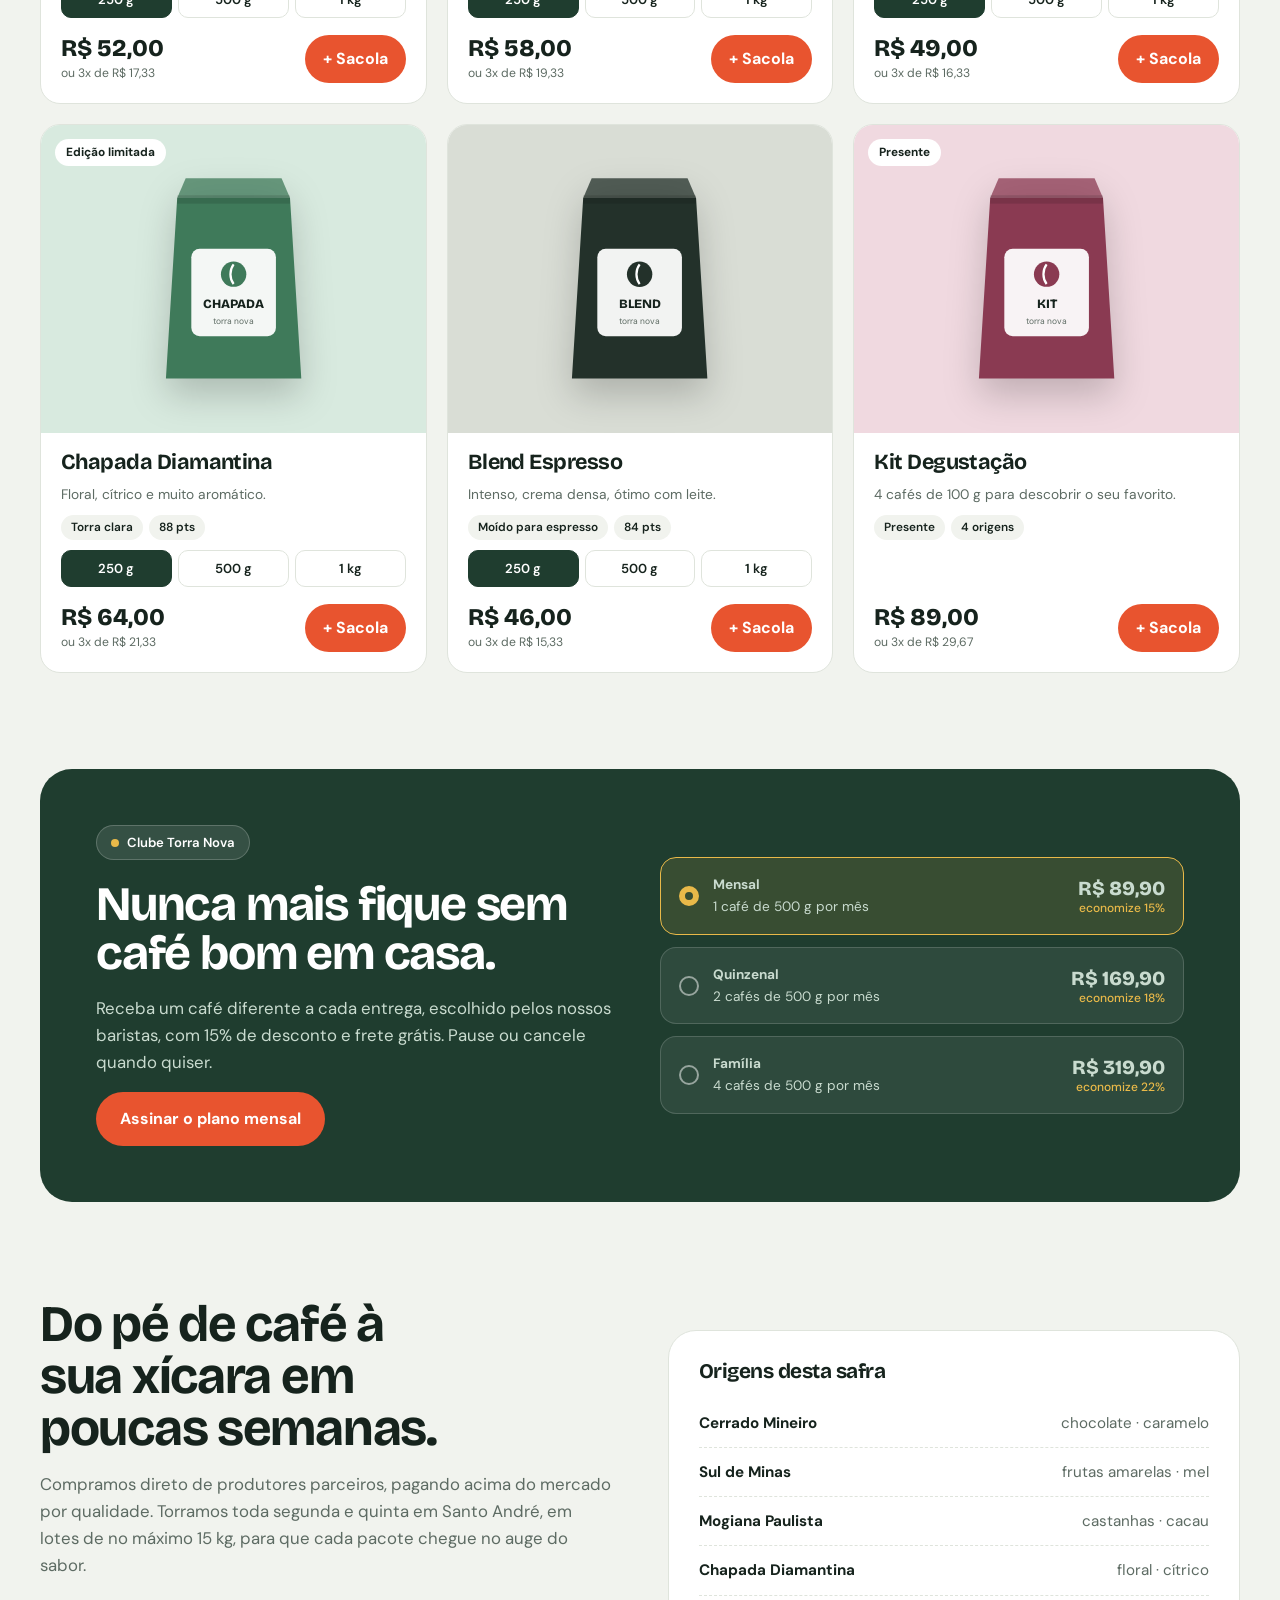
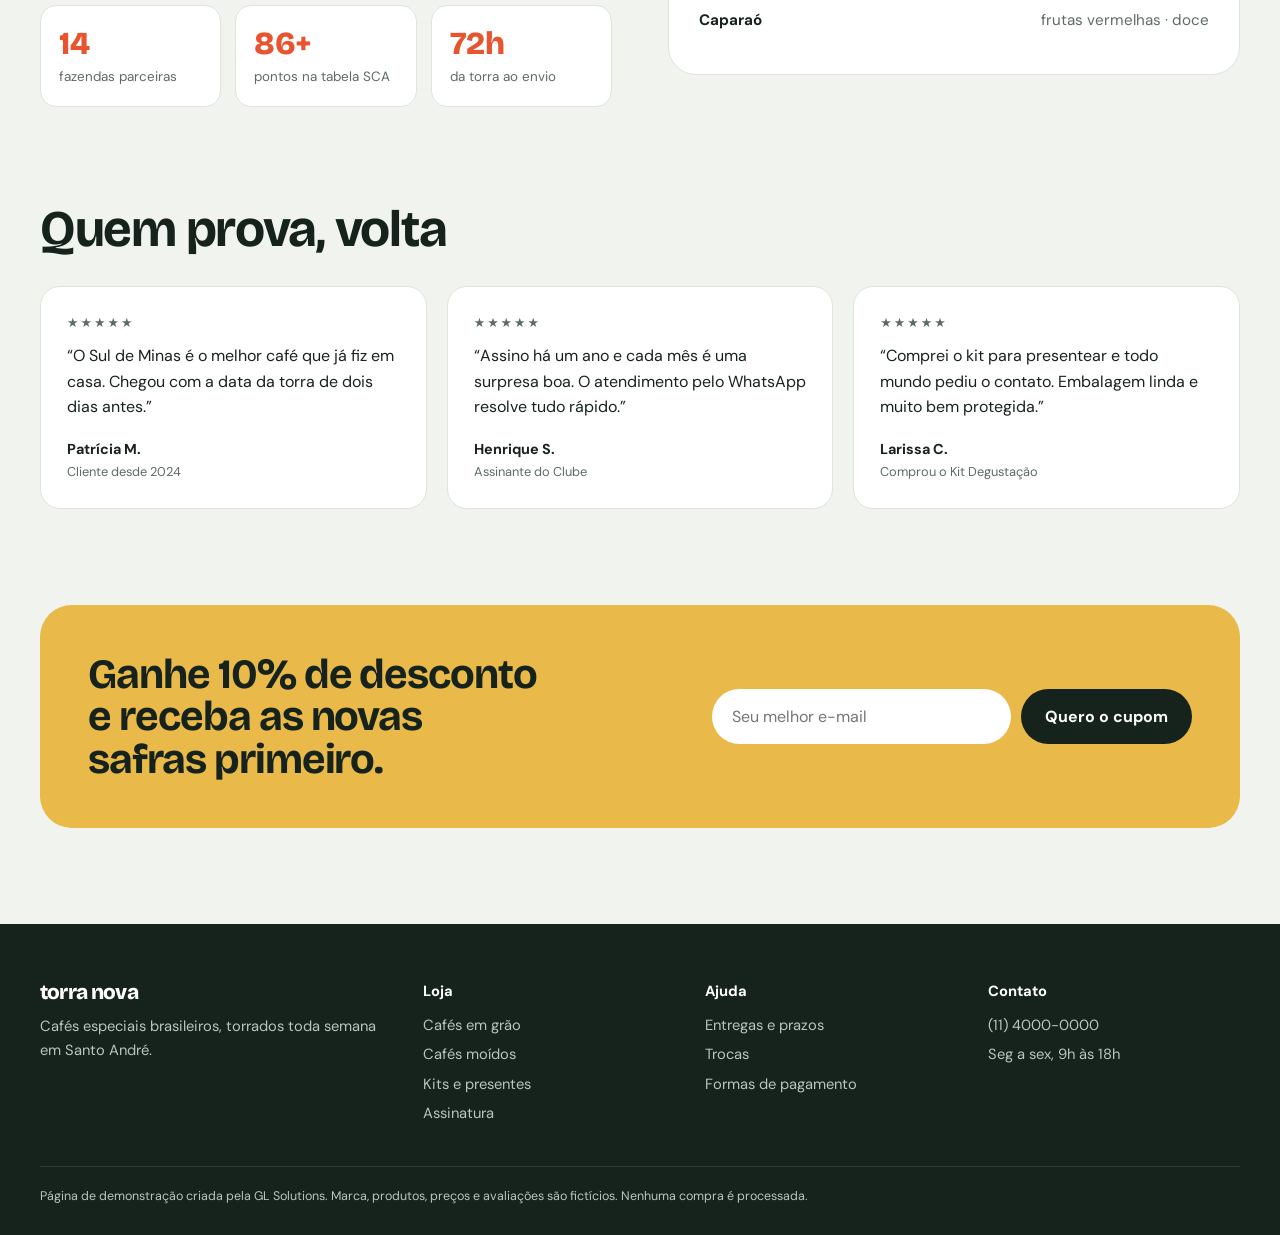
<file: lp/ecommerce/index.html>
<!doctype html>
<html lang="pt-BR">
<head>
<meta charset="utf-8">
<meta name="viewport" content="width=device-width,initial-scale=1,viewport-fit=cover">
<title>Torra Nova — Cafés especiais torrados na semana</title>
<meta name="description" content="Loja online de cafés especiais brasileiros. Torra fresca toda semana, frete grátis acima de R$ 149 e assinatura com desconto.">
<meta name="theme-color" content="#1f3d2f">
<link rel="icon" href="data:image/svg+xml,%3Csvg xmlns='http://www.w3.org/2000/svg' viewBox='0 0 32 32'%3E%3Crect width='32' height='32' rx='16' fill='%231f3d2f'/%3E%3Cellipse cx='16' cy='16' rx='7' ry='10' fill='%23e8542f'/%3E%3Cpath d='M16 6c-3 4-3 16 0 20' stroke='%231f3d2f' stroke-width='2' fill='none'/%3E%3C/svg%3E">
<link rel="preconnect" href="https://fonts.googleapis.com"><link rel="preconnect" href="https://fonts.gstatic.com" crossorigin>
<link href="https://fonts.googleapis.com/css2?family=Bricolage+Grotesque:opsz,wght@12..96,500;12..96,700;12..96,800&family=DM+Sans:wght@400;500;600;700&display=swap" rel="stylesheet">
<style>
:root{--bg:#f1f3ee;--card:#fff;--ink:#16231d;--muted:#5d6b63;--line:#dfe4dc;--forest:#1f3d2f;--forest2:#2c5341;--tomato:#e8542f;--mustard:#e9b949;--disp:'Bricolage Grotesque',system-ui,sans-serif;--sans:'DM Sans',system-ui,-apple-system,'Segoe UI',sans-serif;--r:20px}
*{box-sizing:border-box}html{scroll-behavior:smooth}
body{margin:0;font:16px/1.6 var(--sans);color:var(--ink);background:var(--bg);-webkit-font-smoothing:antialiased}
a{color:inherit;text-decoration:none}button{font:inherit;color:inherit;cursor:pointer}
h1,h2,h3{font-family:var(--disp);line-height:1.02;letter-spacing:-.025em;margin:0;text-wrap:balance}
.wrap{width:min(1200px,100% - 40px);margin-inline:auto}
.btn{display:inline-flex;align-items:center;justify-content:center;gap:10px;padding:14px 24px;border-radius:99px;font-weight:700;border:0;transition:.2s}
.btn.hot{background:var(--tomato);color:#fff}.btn.hot:hover{background:#d4451f;transform:translateY(-1px)}
.btn.ghost{background:transparent;border:1.5px solid var(--ink)}.btn.ghost:hover{background:var(--ink);color:#fff}
.bar{background:var(--forest);color:#e6efe8;font-size:.84rem;text-align:center;padding:9px 16px}.bar b{color:var(--mustard)}
header{position:sticky;top:0;z-index:40;background:rgba(241,243,238,.92);backdrop-filter:blur(10px);border-bottom:1px solid var(--line)}
.nav{display:flex;align-items:center;gap:22px;height:70px}
.logo{font:800 1.45rem var(--disp);letter-spacing:-.04em;display:flex;align-items:center;gap:8px}
.logo i{width:30px;height:30px;border-radius:50%;background:var(--forest);display:grid;place-items:center}.logo i:after{content:"";width:12px;height:18px;border-radius:50%;background:var(--tomato)}
.menu{display:flex;gap:26px;font-weight:500;font-size:.95rem;margin-left:18px}.menu a:hover{color:var(--tomato)}
.sp{flex:1}
.cartbtn{position:relative;display:flex;align-items:center;gap:8px;background:var(--ink);color:#fff;border:0;border-radius:99px;padding:10px 18px;font-weight:600}
.cartbtn svg{width:20px;height:20px;stroke:currentColor;fill:none;stroke-width:1.8}
.cartbtn .n{background:var(--tomato);border-radius:99px;min-width:22px;height:22px;display:grid;place-items:center;font-size:.78rem}
@media(max-width:820px){.menu{display:none}}
/* hero */
.hero{display:grid;grid-template-columns:minmax(0,1.05fr) minmax(0,.95fr);gap:40px;align-items:center;padding-block:56px 72px}
.tag{display:inline-flex;gap:8px;align-items:center;background:#fff;border:1px solid var(--line);border-radius:99px;padding:6px 14px;font-size:.82rem;font-weight:600;margin-bottom:20px}.tag i{width:8px;height:8px;border-radius:50%;background:var(--tomato)}
.hero h1{font-size:clamp(2.6rem,6.2vw,5.2rem);margin-bottom:22px}
.hero h1 span{color:var(--tomato)}
.hero p{font-size:1.15rem;color:var(--muted);max-width:500px;margin:0 0 30px}
.hero .row{display:flex;gap:12px;flex-wrap:wrap}
.rating{display:flex;align-items:center;gap:10px;margin-top:30px;font-size:.9rem;color:var(--muted)}.stars{color:var(--mustard);letter-spacing:2px;font-size:1.05rem}
.stage{position:relative;aspect-ratio:1/1;max-width:540px;width:100%;margin-left:auto}
.stage .disc{position:absolute;inset:6%;border-radius:50%;background:var(--forest)}
.stage .disc:after{content:"";position:absolute;inset:14%;border-radius:50%;border:2px dashed rgba(233,185,73,.45)}
.stage svg.bag{position:absolute;filter:drop-shadow(0 26px 30px rgba(0,0,0,.28))}
.stage .b1{width:46%;left:27%;top:12%;z-index:2}.stage .b2{width:34%;left:6%;top:36%;transform:rotate(-9deg)}.stage .b3{width:34%;right:5%;top:38%;transform:rotate(8deg)}
.sticker{position:absolute;z-index:3;right:2%;top:4%;width:118px;height:118px;border-radius:50%;background:var(--mustard);display:grid;place-items:center;text-align:center;font:800 .95rem/1.05 var(--disp);transform:rotate(12deg);color:var(--ink)}
@media(max-width:860px){.hero{grid-template-columns:minmax(0,1fr);padding-block:36px 48px}.stage{margin:0 auto;max-width:420px}}
/* perks */
.perks{display:grid;grid-template-columns:repeat(4,minmax(0,1fr));gap:14px;margin-bottom:84px}
.perk{background:#fff;border-radius:16px;padding:18px 20px;display:flex;gap:14px;align-items:center;border:1px solid var(--line)}
.perk svg{width:30px;height:30px;flex:none;stroke:var(--forest);fill:none;stroke-width:1.7;stroke-linecap:round;stroke-linejoin:round}
.perk b{display:block;font-size:.95rem}.perk span{font-size:.82rem;color:var(--muted)}
@media(max-width:900px){.perks{grid-template-columns:repeat(2,minmax(0,1fr))}}@media(max-width:520px){.perks{grid-template-columns:minmax(0,1fr)}}
/* shop */
.shead{display:flex;justify-content:space-between;align-items:flex-end;gap:20px;flex-wrap:wrap;margin-bottom:26px}
.shead h2,.sec h2{font-size:clamp(2rem,4.4vw,3.2rem)}
.chips{display:flex;gap:8px;flex-wrap:wrap}.chip{border:1.5px solid var(--line);background:#fff;border-radius:99px;padding:8px 16px;font-weight:600;font-size:.88rem}.chip.on{background:var(--ink);border-color:var(--ink);color:#fff}
.grid{display:grid;grid-template-columns:repeat(3,minmax(0,1fr));gap:20px}
@media(max-width:960px){.grid{grid-template-columns:repeat(2,minmax(0,1fr))}}@media(max-width:560px){.grid{grid-template-columns:minmax(0,1fr)}}
.prod{background:var(--card);border-radius:var(--r);overflow:hidden;border:1px solid var(--line);display:flex;flex-direction:column}
.pimg{position:relative;aspect-ratio:4/3.2;display:grid;place-items:center}
.pimg svg{width:44%;filter:drop-shadow(0 16px 18px rgba(0,0,0,.2));transition:.3s}.prod:hover .pimg svg{transform:translateY(-6px) rotate(-2deg)}
.pbadge{position:absolute;left:14px;top:14px;background:#fff;border-radius:99px;padding:4px 11px;font-size:.74rem;font-weight:700}
.pbody{padding:18px 20px 20px;display:flex;flex-direction:column;gap:10px;flex:1}
.pbody h3{font-size:1.35rem}.notes{font-size:.86rem;color:var(--muted)}
.meta{display:flex;gap:6px;flex-wrap:wrap}.meta span{font-size:.74rem;font-weight:600;background:var(--bg);border-radius:99px;padding:3px 10px}
.sizes{display:flex;gap:6px}.sizes button{flex:1;border:1.5px solid var(--line);background:#fff;border-radius:10px;padding:7px 0;font-size:.82rem;font-weight:600}.sizes button.on{border-color:var(--forest);background:var(--forest);color:#fff}
.buy{display:flex;align-items:center;justify-content:space-between;gap:12px;margin-top:auto;padding-top:6px}
.price b{font:800 1.5rem var(--disp)}.price small{display:block;font-size:.76rem;color:var(--muted)}
.add{background:var(--tomato);color:#fff;border:0;border-radius:99px;padding:11px 18px;font-weight:700;display:flex;gap:6px;align-items:center}.add:hover{background:#d4451f}
/* subscription */
.sub{background:var(--forest);color:#fff;border-radius:32px;padding:56px;display:grid;grid-template-columns:minmax(0,1fr) minmax(0,1fr);gap:40px;align-items:center;margin-block:96px}
.sub h2{font-size:clamp(2rem,4vw,3rem)}.sub p{color:#c9dbcf;font-size:1.05rem}
.plans{display:grid;gap:12px}
.plan{display:flex;align-items:center;gap:14px;background:rgba(255,255,255,.07);border:1.5px solid rgba(255,255,255,.16);border-radius:16px;padding:16px 18px;cursor:pointer;text-align:left;color:#fff;width:100%}
.plan.on{border-color:var(--mustard);background:rgba(233,185,73,.12)}
.plan .dot{width:20px;height:20px;border-radius:50%;border:2px solid rgba(255,255,255,.5);flex:none}.plan.on .dot{border:6px solid var(--mustard)}
.plan b{display:block}.plan span{font-size:.85rem;color:#c9dbcf}.plan .pp{margin-left:auto;text-align:right;font:800 1.25rem var(--disp)}
.plan .pp small{display:block;font:500 .75rem var(--sans);color:var(--mustard)}
@media(max-width:860px){.sub{grid-template-columns:minmax(0,1fr);padding:34px 24px;border-radius:24px}}
.story{display:grid;grid-template-columns:minmax(0,1fr) minmax(0,1fr);gap:56px;align-items:center}
.story p{color:var(--muted);font-size:1.05rem}
.nums{display:grid;grid-template-columns:repeat(3,minmax(0,1fr));gap:14px;margin-top:26px}.nums div{background:#fff;border-radius:16px;padding:18px;border:1px solid var(--line)}.nums b{display:block;font:800 2rem var(--disp);color:var(--tomato)}.nums span{font-size:.84rem;color:var(--muted)}
.map{background:#fff;border-radius:28px;border:1px solid var(--line);padding:30px}
.map h3{font-size:1.3rem;margin-bottom:16px}
.origin{display:flex;justify-content:space-between;padding:12px 0;border-bottom:1px dashed var(--line);font-size:.95rem}.origin:last-child{border:0}.origin span{color:var(--muted)}
@media(max-width:860px){.story{grid-template-columns:minmax(0,1fr);gap:30px}}
.reviews{display:grid;grid-template-columns:repeat(3,minmax(0,1fr));gap:20px}
@media(max-width:860px){.reviews{grid-template-columns:minmax(0,1fr)}}
.rev{background:#fff;border-radius:var(--r);padding:26px;border:1px solid var(--line)}.rev p{margin:10px 0 16px;font-size:1rem}.rev b{font-size:.9rem}.rev span{display:block;font-size:.8rem;color:var(--muted)}
.sec{padding-block:96px 0}
.news{background:var(--mustard);border-radius:32px;padding:48px;display:flex;justify-content:space-between;align-items:center;gap:30px;flex-wrap:wrap;margin-block:96px}
.news h2{font-size:clamp(1.8rem,3.6vw,2.6rem);max-width:520px}
.news form{display:flex;gap:10px;flex:1;min-width:260px;max-width:480px}.news input{flex:1;min-width:0;border:0;border-radius:99px;padding:15px 20px;font:inherit;outline:none}
.news .btn{background:var(--ink);color:#fff}
footer{background:var(--ink);color:#b9c6bd;padding-block:56px 28px;font-size:.92rem}
footer .cols{display:grid;grid-template-columns:1.4fr 1fr 1fr 1fr;gap:30px;margin-bottom:34px}@media(max-width:800px){footer .cols{grid-template-columns:repeat(2,minmax(0,1fr))}}
footer b{color:#fff;display:block;margin-bottom:10px}footer p,footer a{display:block;margin:0 0 6px}footer a:hover{color:#fff}
footer .fine{border-top:1px solid rgba(255,255,255,.1);padding-top:20px;font-size:.78rem}
/* drawer */
.shade{position:fixed;inset:0;background:rgba(10,20,15,.5);z-index:80;opacity:0;pointer-events:none;transition:.25s}.shade.on{opacity:1;pointer-events:auto}
.drawer{position:fixed;top:0;right:0;height:100%;width:min(420px,100%);background:#fff;z-index:90;display:flex;flex-direction:column;transform:translateX(100%);transition:.3s cubic-bezier(.2,.8,.2,1);padding-bottom:env(safe-area-inset-bottom)}
.drawer.on{transform:none}
.dh{display:flex;justify-content:space-between;align-items:center;padding:20px 22px;border-bottom:1px solid var(--line)}.dh h3{font-size:1.4rem}
.x{width:40px;height:40px;border-radius:50%;border:1px solid var(--line);background:#fff;font-size:1.3rem;line-height:1}
.ship{padding:14px 22px;background:var(--bg);font-size:.86rem}.ship .pb{height:8px;background:#fff;border-radius:99px;margin-top:8px;overflow:hidden}.ship .pb i{display:block;height:100%;background:var(--forest);border-radius:99px;transition:.3s}
.items{flex:1;overflow-y:auto;padding:8px 22px}
.it{display:flex;gap:14px;align-items:center;padding:14px 0;border-bottom:1px solid var(--line)}.it .th{width:60px;height:60px;border-radius:14px;display:grid;place-items:center;flex:none}.it .th svg{width:58%}
.it .nm{flex:1;min-width:0}.it .nm b{display:block;font-size:.95rem}.it .nm span{font-size:.8rem;color:var(--muted)}
.q{display:flex;align-items:center;border:1px solid var(--line);border-radius:99px}.q button{border:0;background:none;width:30px;height:30px;font-size:1rem}.q span{min-width:20px;text-align:center;font-weight:600;font-size:.9rem}
.df{padding:18px 22px;border-top:1px solid var(--line)}
.coupon{display:flex;gap:8px;margin-bottom:14px}.coupon input{flex:1;min-width:0;border:1px solid var(--line);border-radius:12px;padding:11px 14px;font:inherit}.coupon button{border:1.5px solid var(--ink);background:#fff;border-radius:12px;padding:0 16px;font-weight:600}
.tl{display:flex;justify-content:space-between;font-size:.92rem;margin-bottom:6px}.tl.big{font:800 1.35rem var(--disp);margin:10px 0 16px}
.df .btn{width:100%}
.empty{text-align:center;color:var(--muted);padding:60px 10px}
.toast{position:fixed;left:50%;bottom:max(24px,env(safe-area-inset-bottom));transform:translateX(-50%) translateY(20px);background:var(--ink);color:#fff;padding:12px 20px;border-radius:99px;font-weight:600;font-size:.9rem;z-index:100;opacity:0;transition:.25s;pointer-events:none;white-space:nowrap}.toast.on{opacity:1;transform:translateX(-50%)}
.modal{position:fixed;inset:0;z-index:110;display:none;place-items:center;background:rgba(10,20,15,.55);padding:20px}.modal.on{display:grid}
.modal .box{background:#fff;border-radius:24px;padding:32px;max-width:420px;width:100%;text-align:center}.modal h3{font-size:1.6rem;margin:10px 0}.modal p{color:var(--muted)}
@media(prefers-reduced-motion:reduce){*{transition:none!important;scroll-behavior:auto!important}}
</style>
</head>
<body>
<div class="bar">Frete grátis acima de <b>R$ 149</b> · Use o cupom <b>BEMVINDO10</b> na primeira compra</div>
<header><div class="wrap nav">
  <a class="logo" href="#"><i></i>torra nova</a>
  <nav class="menu"><a href="#loja">Cafés</a><a href="#assinatura">Assinatura</a><a href="#historia">Nossa torra</a><a href="#avaliacoes">Avaliações</a></nav>
  <span class="sp"></span>
  <button class="cartbtn" id="openCart" aria-label="Abrir carrinho"><svg viewBox="0 0 24 24"><path d="M5 7h14l-1.2 12H6.2L5 7zM9 7V5a3 3 0 016 0v2"/></svg><span class="lbl">Sacola</span><span class="n" id="count">0</span></button>
</div></header>

<main>
<section class="wrap hero">
  <div>
    <span class="tag"><i></i>Nova safra do Cerrado Mineiro chegou</span>
    <h1>Café fresco, <span>torrado</span> na semana do seu pedido.</h1>
    <p>Grãos especiais de pequenos produtores brasileiros, torrados em lotes pequenos e enviados para a sua casa em até 3 dias úteis.</p>
    <div class="row"><a class="btn hot" href="#loja">Escolher meu café</a><a class="btn ghost" href="#assinatura">Conhecer a assinatura</a></div>
    <div class="rating"><span class="stars">★★★★★</span><span><b>4,9</b> de 5 · mais de 3.200 avaliações</span></div>
  </div>
  <div class="stage" id="stage"><div class="disc"></div><div class="sticker">torra<br>desta<br>semana</div></div>
</section>

<div class="wrap perks">
  <div class="perk"><svg viewBox="0 0 24 24"><path d="M3 7h11v9H3zM14 10h4l3 3v3h-7"/><circle cx="7" cy="18" r="1.7"/><circle cx="17" cy="18" r="1.7"/></svg><div><b>Frete grátis</b><span>acima de R$ 149</span></div></div>
  <div class="perk"><svg viewBox="0 0 24 24"><path d="M12 3c2 3 6 5 6 10a6 6 0 01-12 0c0-5 4-7 6-10z"/></svg><div><b>Torra fresca</b><span>data da torra no pacote</span></div></div>
  <div class="perk"><svg viewBox="0 0 24 24"><path d="M4 12a8 8 0 0114-5M20 12a8 8 0 01-14 5M18 3v4h-4M6 21v-4h4"/></svg><div><b>Troca garantida</b><span>não gostou, a gente troca</span></div></div>
  <div class="perk"><svg viewBox="0 0 24 24"><rect x="3" y="6" width="18" height="13" rx="2"/><path d="M3 10h18M7 15h4"/></svg><div><b>Até 3x sem juros</b><span>no cartão ou 5% no PIX</span></div></div>
</div>

<section class="wrap" id="loja">
  <div class="shead"><div><h2>Nossos cafés</h2><p style="color:var(--muted);margin:10px 0 0">Escolha o tamanho e adicione à sacola.</p></div><div class="chips" id="filters"></div></div>
  <div class="grid" id="grid"></div>
</section>

<section class="wrap" id="assinatura"><div class="sub">
  <div><span class="tag" style="background:rgba(255,255,255,.1);border-color:rgba(255,255,255,.2);color:#fff"><i style="background:var(--mustard)"></i>Clube Torra Nova</span><h2>Nunca mais fique sem café bom em casa.</h2><p>Receba um café diferente a cada entrega, escolhido pelos nossos baristas, com 15% de desconto e frete grátis. Pause ou cancele quando quiser.</p><a class="btn hot" href="#assinatura" id="subBtn">Assinar o plano mensal</a></div>
  <div class="plans" id="plans"></div>
</div></section>

<section class="wrap story" id="historia">
  <div><h2 style="font-size:clamp(2rem,4.4vw,3.2rem)">Do pé de café à sua xícara em poucas semanas.</h2><p>Compramos direto de produtores parceiros, pagando acima do mercado por qualidade. Torramos toda segunda e quinta em Santo André, em lotes de no máximo 15 kg, para que cada pacote chegue no auge do sabor.</p>
    <div class="nums"><div><b>14</b><span>fazendas parceiras</span></div><div><b>86+</b><span>pontos na tabela SCA</span></div><div><b>72h</b><span>da torra ao envio</span></div></div></div>
  <div class="map"><h3>Origens desta safra</h3>
    <div class="origin"><b>Cerrado Mineiro</b><span>chocolate · caramelo</span></div><div class="origin"><b>Sul de Minas</b><span>frutas amarelas · mel</span></div><div class="origin"><b>Mogiana Paulista</b><span>castanhas · cacau</span></div><div class="origin"><b>Chapada Diamantina</b><span>floral · cítrico</span></div><div class="origin"><b>Caparaó</b><span>frutas vermelhas · doce</span></div></div>
</section>

<section class="wrap sec" id="avaliacoes"><h2 style="margin-bottom:30px">Quem prova, volta</h2>
  <div class="reviews">
    <div class="rev"><span class="stars">★★★★★</span><p>“O Sul de Minas é o melhor café que já fiz em casa. Chegou com a data da torra de dois dias antes.”</p><b>Patrícia M.</b><span>Cliente desde 2024</span></div>
    <div class="rev"><span class="stars">★★★★★</span><p>“Assino há um ano e cada mês é uma surpresa boa. O atendimento pelo WhatsApp resolve tudo rápido.”</p><b>Henrique S.</b><span>Assinante do Clube</span></div>
    <div class="rev"><span class="stars">★★★★★</span><p>“Comprei o kit para presentear e todo mundo pediu o contato. Embalagem linda e muito bem protegida.”</p><b>Larissa C.</b><span>Comprou o Kit Degustação</span></div>
  </div>
</section>

<section class="wrap"><div class="news"><h2>Ganhe 10% de desconto e receba as novas safras primeiro.</h2><form id="news"><input type="email" id="email" placeholder="Seu melhor e-mail" aria-label="E-mail" required><button class="btn" type="submit">Quero o cupom</button></form></div></section>
</main>

<footer><div class="wrap">
  <div class="cols"><div><b class="logo" style="color:#fff;font-size:1.3rem">torra nova</b><p>Cafés especiais brasileiros, torrados toda semana em Santo André.</p></div><div><b>Loja</b><a href="#loja">Cafés em grão</a><a href="#loja">Cafés moídos</a><a href="#loja">Kits e presentes</a><a href="#assinatura">Assinatura</a></div><div><b>Ajuda</b><a href="#">Entregas e prazos</a><a href="#">Trocas</a><a href="#">Formas de pagamento</a></div><div><b>Contato</b><p>(11) 4000-0000</p><p>Seg a sex, 9h às 18h</p></div></div>
  <div class="fine">Página de demonstração criada pela GL Solutions. Marca, produtos, preços e avaliações são fictícios. Nenhuma compra é processada.</div>
</div></footer>

<div class="shade" id="shade"></div>
<aside class="drawer" id="drawer" aria-label="Sacola de compras"><div class="dh"><h3>Sua sacola</h3><button class="x" id="closeCart" aria-label="Fechar">×</button></div><div class="ship" id="ship"></div><div class="items" id="items"></div><div class="df" id="df"></div></aside>
<div class="toast" id="toast" role="status"></div>
<div class="modal" id="modal"><div class="box"><div style="font-size:2.4rem">☕</div><h3>Pedido pronto para o checkout</h3><p id="mtxt">Nesta demonstração, o próximo passo seria o pagamento seguro (PIX, cartão ou boleto).</p><button class="btn hot" id="mclose" style="margin-top:10px">Continuar comprando</button></div></div>

<script>
(function(){
  var P=[
    {id:'cer',name:'Cerrado Mineiro',cat:'grao',notes:'Chocolate ao leite, caramelo e corpo aveludado.',tags:['Torra média','86 pts'],price:52,color:'#c7512e',bg:'#f4ddd2',badge:'Mais vendido'},
    {id:'sul',name:'Sul de Minas',cat:'grao',notes:'Frutas amarelas, mel e acidez suave.',tags:['Torra média clara','87 pts'],price:58,color:'#d99a1e',bg:'#f6ebc9',badge:'Nova safra'},
    {id:'mog',name:'Mogiana Paulista',cat:'moido',notes:'Castanhas, cacau e final longo.',tags:['Moído para coado','85 pts'],price:49,color:'#6b4a2f',bg:'#e9dfd5'},
    {id:'cha',name:'Chapada Diamantina',cat:'grao',notes:'Floral, cítrico e muito aromático.',tags:['Torra clara','88 pts'],price:64,color:'#3f7a5a',bg:'#d8eadf',badge:'Edição limitada'},
    {id:'esp',name:'Blend Espresso',cat:'moido',notes:'Intenso, crema densa, ótimo com leite.',tags:['Moído para espresso','84 pts'],price:46,color:'#23312a',bg:'#d9ddd5'},
    {id:'kit',name:'Kit Degustação',cat:'kit',notes:'4 cafés de 100 g para descobrir o seu favorito.',tags:['Presente','4 origens'],price:89,color:'#8a3a52',bg:'#f0d9e0',fixed:true,badge:'Presente'}
  ];
  var SIZES=[['250 g',1],['500 g',1.85],['1 kg',3.4]], FREE=149, cart=[], coupon=0, pick={};
  var brl=function(n){return n.toLocaleString('pt-BR',{style:'currency',currency:'BRL'})};
  function bag(c,label){return '<svg class="bag" viewBox="0 0 120 160" aria-hidden="true"><path d="M20 22h80l8 128H12z" fill="'+c+'"/><path d="M20 22h80l-6-14H26z" fill="'+c+'" opacity=".75"/><rect x="20" y="20" width="80" height="6" fill="#000" opacity=".12"/><rect x="30" y="58" width="60" height="62" rx="6" fill="#fff" opacity=".94"/><circle cx="60" cy="76" r="9" fill="'+c+'"/><path d="M60 69c-3 4-3 10 0 14" stroke="#fff" stroke-width="1.6" fill="none"/><text x="60" y="100" text-anchor="middle" font-family="Bricolage Grotesque,sans-serif" font-weight="800" font-size="9" fill="#16231d">'+label.split(' ')[0].toUpperCase()+'</text><text x="60" y="111" text-anchor="middle" font-family="DM Sans,sans-serif" font-size="6" fill="#5d6b63">torra nova</text></svg>'}
  var stage=document.getElementById('stage');
  stage.insertAdjacentHTML('beforeend',bag(P[2].color,'Mogiana').replace('class="bag"','class="bag b2"')+bag(P[3].color,'Chapada').replace('class="bag"','class="bag b3"')+bag(P[0].color,'Cerrado').replace('class="bag"','class="bag b1"'));
  var F=[['todos','Todos'],['grao','Em grão'],['moido','Moídos'],['kit','Kits']], cur='todos';
  function filters(){document.getElementById('filters').innerHTML=F.map(function(f){return '<button class="chip'+(cur===f[0]?' on':'')+'" data-f="'+f[0]+'">'+f[1]+'</button>'}).join('')}
  function price(p){return p.fixed?p.price:Math.round(p.price*SIZES[pick[p.id]||0][1]*100)/100}
  function grid(){document.getElementById('grid').innerHTML=P.filter(function(p){return cur==='todos'||p.cat===cur}).map(function(p){var s=pick[p.id]||0;
    return '<article class="prod"><div class="pimg" style="background:'+p.bg+'">'+(p.badge?'<span class="pbadge">'+p.badge+'</span>':'')+bag(p.color,p.name)+'</div><div class="pbody"><h3>'+p.name+'</h3><div class="notes">'+p.notes+'</div><div class="meta">'+p.tags.map(function(t){return '<span>'+t+'</span>'}).join('')+'</div>'+
    (p.fixed?'':'<div class="sizes">'+SIZES.map(function(z,i){return '<button class="'+(i===s?'on':'')+'" data-size="'+p.id+'|'+i+'">'+z[0]+'</button>'}).join('')+'</div>')+
    '<div class="buy"><div class="price"><b>'+brl(price(p))+'</b><small>ou 3x de '+brl(price(p)/3)+'</small></div><button class="add" data-add="'+p.id+'">+ Sacola</button></div></div></article>'}).join('')}
  var PL=[['Mensal','1 café de 500 g por mês',89.9,'economize 15%'],['Quinzenal','2 cafés de 500 g por mês',169.9,'economize 18%'],['Família','4 cafés de 500 g por mês',319.9,'economize 22%']], plan=0;
  function plans(){document.getElementById('plans').innerHTML=PL.map(function(p,i){return '<button class="plan'+(i===plan?' on':'')+'" data-plan="'+i+'"><span class="dot"></span><span><b>'+p[0]+'</b><span>'+p[1]+'</span></span><span class="pp">'+brl(p[2])+'<small>'+p[3]+'</small></span></button>'}).join('');document.getElementById('subBtn').textContent='Assinar o plano '+PL[plan][0].toLowerCase()}
  function totals(){var sub=cart.reduce(function(a,i){return a+i.price*i.q},0),disc=Math.round(sub*coupon)/100,ship=sub-disc>=FREE||!sub?0:19.9;return {sub:sub,disc:disc,ship:ship,total:sub-disc+ship}}
  function render(){
    var t=totals(),n=cart.reduce(function(a,i){return a+i.q},0);document.getElementById('count').textContent=n;
    var left=FREE-(t.sub-t.disc);document.getElementById('ship').innerHTML=(left>0?'Faltam <b>'+brl(left)+'</b> para o frete grátis':'<b>Você ganhou frete grátis!</b>')+'<div class="pb"><i style="width:'+Math.min(100,(t.sub-t.disc)/FREE*100)+'%"></i></div>';
    document.getElementById('items').innerHTML=cart.length?cart.map(function(i,k){var p=P.find(function(x){return x.id===i.id});return '<div class="it"><div class="th" style="background:'+p.bg+'">'+bag(p.color,p.name)+'</div><div class="nm"><b>'+p.name+'</b><span>'+i.size+' · '+brl(i.price)+'</span></div><div class="q"><button data-q="'+k+'|-1" aria-label="Diminuir">−</button><span>'+i.q+'</span><button data-q="'+k+'|1" aria-label="Aumentar">+</button></div></div>'}).join(''):'<div class="empty">Sua sacola está vazia.<br>Que tal começar pelo Cerrado Mineiro?</div>';
    document.getElementById('df').innerHTML=cart.length?'<form class="coupon" id="cform"><input id="cin" placeholder="Cupom de desconto" aria-label="Cupom"><button>Aplicar</button></form><div class="tl"><span>Subtotal</span><span>'+brl(t.sub)+'</span></div>'+(t.disc?'<div class="tl"><span>Desconto BEMVINDO10</span><span>− '+brl(t.disc)+'</span></div>':'')+'<div class="tl"><span>Frete</span><span>'+(t.ship?brl(t.ship):'Grátis')+'</span></div><div class="tl big"><span>Total</span><span>'+brl(t.total)+'</span></div><button class="btn hot" id="checkout">Finalizar compra</button>':'';
  }
  var toastT;function toast(m){var e=document.getElementById('toast');e.textContent=m;e.classList.add('on');clearTimeout(toastT);toastT=setTimeout(function(){e.classList.remove('on')},2200)}
  function open(v){document.getElementById('drawer').classList.toggle('on',v);document.getElementById('shade').classList.toggle('on',v);document.body.style.overflow=v?'hidden':''}
  document.addEventListener('click',function(e){
    var b=e.target.closest('button');if(!b)return;
    if(b.dataset.f){cur=b.dataset.f;filters();grid()}
    if(b.dataset.size){var s=b.dataset.size.split('|');pick[s[0]]=+s[1];grid()}
    if(b.dataset.add){var p=P.find(function(x){return x.id===b.dataset.add}),sz=p.fixed?'kit 4×100 g':SIZES[pick[p.id]||0][0],pr=price(p),ex=cart.find(function(i){return i.id===p.id&&i.size===sz});if(ex)ex.q++;else cart.push({id:p.id,size:sz,price:pr,q:1});render();toast(p.name+' ('+sz+') na sacola');}
    if(b.dataset.q){var q=b.dataset.q.split('|'),it=cart[+q[0]];it.q+= +q[1];if(it.q<=0)cart.splice(+q[0],1);render()}
    if(b.dataset.plan){plan=+b.dataset.plan;plans()}
    if(b.id==='openCart'){render();open(true)}
    if(b.id==='closeCart')open(false);
    if(b.id==='checkout'){open(false);document.getElementById('mtxt').textContent='Total de '+brl(totals().total)+'. Nesta demonstração, o próximo passo seria o pagamento seguro (PIX, cartão ou boleto).';document.getElementById('modal').classList.add('on')}
    if(b.id==='mclose')document.getElementById('modal').classList.remove('on');
  });
  document.getElementById('shade').addEventListener('click',function(){open(false)});
  document.addEventListener('keydown',function(e){if(e.key==='Escape'){open(false);document.getElementById('modal').classList.remove('on')}});
  document.addEventListener('submit',function(e){
    if(e.target.id==='cform'){e.preventDefault();var v=document.getElementById('cin').value.trim().toUpperCase();if(v==='BEMVINDO10'){coupon=10;render();toast('Cupom aplicado: 10% de desconto')}else toast('Cupom inválido. Experimente BEMVINDO10')}
    if(e.target.id==='news'){e.preventDefault();var em=document.getElementById('email');if(!/^\S+@\S+\.\S+$/.test(em.value))return toast('Digite um e-mail válido');e.target.innerHTML='<b style="font-size:1.1rem">Pronto! Seu cupom é BEMVINDO10 ☕</b>'}
  });
  document.getElementById('subBtn').addEventListener('click',function(e){e.preventDefault();toast('Plano '+PL[plan][0]+' selecionado: '+brl(PL[plan][2])+' por mês')});
  filters();grid();plans();render();
})();
</script>
</body>
</html>
</file>
<file: demos/atlas-academia/css/styles.css>
/* Atlas Academia — design neutro, mobile-first */
:root{
  --bg:#f3f2ef; --surface:#ffffff; --surface-2:#f8f7f5; --ink:#1d1c1a; --ink-2:#4a4743; --muted:#837f78;
  --line:#e6e3de; --line-2:#d6d2cb; --accent:#2a2926; --accent-ink:#ffffff; --soft:#ebe8e3;
  --ok:#4f7a5c; --ok-bg:#e6efe8; --warn:#9a6f2a; --warn-bg:#f4ecda; --bad:#9c4741; --bad-bg:#f4e3e1;
  --c1:#2a2926; --c2:#6c6861; --c3:#a29d94; --c4:#d2cec6;
  --shadow:0 1px 2px rgba(20,18,15,.05),0 6px 20px -8px rgba(20,18,15,.10);
  --r:16px; --r-sm:10px; --nav-h:64px; --top-h:56px; --side-w:248px;
  --font:'Inter',system-ui,-apple-system,'Segoe UI',Roboto,sans-serif;
  color-scheme:light;
}
:root[data-theme="dark"]{
  --bg:#121211; --surface:#1b1b19; --surface-2:#222220; --ink:#efece6; --ink-2:#c3bfb7; --muted:#8d8981;
  --line:#2c2b28; --line-2:#3a3935; --accent:#efece6; --accent-ink:#171715; --soft:#2a2927;
  --ok:#86b394; --ok-bg:#1f2a23; --warn:#d2a65d; --warn-bg:#2d261a; --bad:#d4837c; --bad-bg:#2e1f1d;
  --c1:#efece6; --c2:#a8a49c; --c3:#6f6b64; --c4:#3d3b37;
  --shadow:0 1px 2px rgba(0,0,0,.4),0 8px 24px -10px rgba(0,0,0,.5);
  color-scheme:dark;
}
*{box-sizing:border-box;-webkit-tap-highlight-color:transparent}
html,body{margin:0;height:100%}
body{background:var(--bg);color:var(--ink);font:15px/1.5 var(--font);-webkit-font-smoothing:antialiased;overscroll-behavior-y:none}
h1,h2,h3,h4,p{margin:0}
h1{font-size:1.5rem;font-weight:650;letter-spacing:-.02em}
h2{font-size:1.15rem;font-weight:620;letter-spacing:-.01em}
h3{font-size:1rem;font-weight:600}
button,input,select,textarea{font:inherit;color:inherit}
button{cursor:pointer}
a{color:inherit}
.muted{color:var(--muted)} .small{font-size:.82rem} .tiny{font-size:.74rem} .num{font-variant-numeric:tabular-nums}
.sr{position:absolute;width:1px;height:1px;overflow:hidden;clip:rect(0 0 0 0)}
svg.i{width:20px;height:20px;fill:none;stroke:currentColor;stroke-width:1.7;stroke-linecap:round;stroke-linejoin:round;flex:none}
svg.i.sm{width:16px;height:16px} svg.i.lg{width:26px;height:26px}

/* ---------- shell ---------- */
.shell{min-height:100%;display:flex;flex-direction:column}
.topbar{position:sticky;top:0;z-index:30;height:var(--top-h);display:flex;align-items:center;gap:10px;padding:0 16px;background:color-mix(in srgb,var(--bg) 88%,transparent);backdrop-filter:blur(14px);border-bottom:1px solid var(--line)}
.topbar .brand{font-weight:700;letter-spacing:-.02em;display:flex;align-items:center;gap:8px}
.topbar .sp{flex:1}
.logo{width:28px;height:28px;border-radius:9px;background:var(--accent);color:var(--accent-ink);display:grid;place-items:center;font-weight:800;font-size:.85rem}
.icon-btn{width:40px;height:40px;border-radius:12px;border:1px solid var(--line);background:var(--surface);display:grid;place-items:center;position:relative}
.icon-btn .dot{position:absolute;top:9px;right:10px;width:8px;height:8px;border-radius:50%;background:var(--bad);border:2px solid var(--surface)}
.content{flex:1;width:100%;max-width:1180px;margin:0 auto;padding:18px 16px calc(var(--nav-h) + 36px + env(safe-area-inset-bottom))}
.sidebar{display:none}
.bottomnav{position:fixed;left:0;right:0;bottom:0;z-index:30;height:calc(var(--nav-h) + env(safe-area-inset-bottom));padding-bottom:env(safe-area-inset-bottom);display:flex;background:color-mix(in srgb,var(--surface) 92%,transparent);backdrop-filter:blur(16px);border-top:1px solid var(--line)}
.bottomnav a,.bottomnav button{flex:1;display:flex;flex-direction:column;align-items:center;justify-content:center;gap:3px;font-size:.68rem;font-weight:550;color:var(--muted);text-decoration:none;background:none;border:0;padding:0}
.bottomnav .on{color:var(--ink)}
.bottomnav .on svg{stroke-width:2.2}
.page-head{display:flex;align-items:flex-end;justify-content:space-between;gap:12px;margin-bottom:18px;flex-wrap:wrap}
.page-head .sub{color:var(--muted);font-size:.9rem;margin-top:2px}
.page-head .acts{display:flex;gap:8px;flex-wrap:wrap}

@media(min-width:900px){
  .shell{flex-direction:row}
  .topbar{display:none}
  .bottomnav{display:none}
  .sidebar{display:flex;flex-direction:column;width:var(--side-w);flex:none;position:sticky;top:0;height:100vh;padding:20px 14px;background:var(--surface);border-right:1px solid var(--line);overflow:auto}
  .sidebar .brand{display:flex;align-items:center;gap:10px;font-weight:700;font-size:1.05rem;padding:4px 10px 20px;letter-spacing:-.02em}
  .sidebar nav{display:flex;flex-direction:column;gap:2px}
  .sidebar nav .grp{font-size:.68rem;text-transform:uppercase;letter-spacing:.08em;color:var(--muted);padding:14px 12px 6px}
  .sidebar nav a{display:flex;align-items:center;gap:12px;padding:10px 12px;border-radius:12px;color:var(--ink-2);text-decoration:none;font-weight:520}
  .sidebar nav a:hover{background:var(--surface-2)}
  .sidebar nav a.on{background:var(--accent);color:var(--accent-ink)}
  .sidebar .me{margin-top:auto;display:flex;align-items:center;gap:10px;padding:12px;border:1px solid var(--line);border-radius:14px}
  .sidebar .me .who{min-width:0;flex:1}
  .sidebar .me .who b{display:block;white-space:nowrap;overflow:hidden;text-overflow:ellipsis;font-size:.9rem}
  .main{flex:1;min-width:0}
  .content{padding:32px 36px 60px}
  .desk-bar{display:flex;justify-content:flex-end;gap:8px;padding:16px 36px 0;max-width:1180px;margin:0 auto}
}
@media(max-width:899px){.desk-bar{display:none}}
.main{flex:1;min-width:0;display:flex;flex-direction:column}

/* ---------- primitives ---------- */
.card{background:var(--surface);border:1px solid var(--line);border-radius:var(--r);padding:16px;box-shadow:var(--shadow)}
.card.flat{box-shadow:none}
.card.dark{background:var(--accent);color:var(--accent-ink);border-color:transparent}
.card.dark .muted{color:color-mix(in srgb,var(--accent-ink) 62%,transparent)}
.card-h{display:flex;align-items:center;justify-content:space-between;gap:10px;margin-bottom:12px}
.stack{display:flex;flex-direction:column;gap:14px}
.row{display:flex;align-items:center;gap:10px}
.row.wrap{flex-wrap:wrap}.row.between{justify-content:space-between}
.grow{flex:1;min-width:0}
.grid{display:grid;gap:14px;grid-template-columns:minmax(0,1fr)}
.grid>*,.stack>*{min-width:0}
.g2,.g3,.g4{grid-template-columns:minmax(0,1fr)}
@media(min-width:620px){.g2{grid-template-columns:repeat(2,minmax(0,1fr))}.g3{grid-template-columns:repeat(2,minmax(0,1fr))}.g4{grid-template-columns:repeat(2,minmax(0,1fr))}}
@media(min-width:900px){.g3{grid-template-columns:repeat(3,minmax(0,1fr))}.g4{grid-template-columns:repeat(4,minmax(0,1fr))}.split{grid-template-columns:minmax(0,1.6fr) minmax(0,1fr)}.split-eq{grid-template-columns:minmax(0,1fr) minmax(0,1fr)}}
.kpis{display:grid;grid-template-columns:repeat(2,1fr);gap:10px}
@media(min-width:900px){.kpis.k4{grid-template-columns:repeat(4,1fr)}.kpis{gap:14px}}
.kpi{background:var(--surface);border:1px solid var(--line);border-radius:var(--r);padding:14px 16px}
.kpi .l{font-size:.76rem;color:var(--muted);font-weight:550;display:flex;align-items:center;gap:6px}
.kpi .v{font-size:1.55rem;font-weight:680;letter-spacing:-.02em;margin-top:4px;font-variant-numeric:tabular-nums}
.kpi .d{font-size:.76rem;color:var(--muted);margin-top:2px}
.btn{display:inline-flex;align-items:center;justify-content:center;gap:8px;padding:10px 16px;border-radius:12px;border:1px solid var(--line-2);background:var(--surface);font-weight:580;text-decoration:none;white-space:nowrap;min-height:42px;transition:.15s}
.btn:hover{background:var(--surface-2)}
.btn:active{transform:scale(.98)}
.btn.primary{background:var(--accent);color:var(--accent-ink);border-color:var(--accent)}
.btn.primary:hover{opacity:.9;background:var(--accent)}
.btn.ghost{border-color:transparent;background:transparent}
.btn.ghost:hover{background:var(--soft)}
.btn.danger{color:var(--bad);border-color:color-mix(in srgb,var(--bad) 35%,transparent)}
.btn.sm{padding:6px 12px;min-height:34px;font-size:.86rem;border-radius:10px}
.btn.block{width:100%}
.btn[disabled]{opacity:.45;pointer-events:none}
.chip{display:inline-flex;align-items:center;gap:6px;padding:5px 11px;border-radius:99px;background:var(--soft);font-size:.78rem;font-weight:560;color:var(--ink-2);border:1px solid transparent;white-space:nowrap}
button.chip{cursor:pointer}
.chip.on{background:var(--accent);color:var(--accent-ink)}
.chips{display:flex;gap:8px;overflow-x:auto;padding-bottom:4px;margin:0 -16px;padding-left:16px;padding-right:16px;scrollbar-width:none}
.chips::-webkit-scrollbar{display:none}
@media(min-width:900px){.chips{margin:0;padding:0 0 4px;flex-wrap:wrap;overflow:visible}}
.badge{display:inline-flex;align-items:center;gap:5px;padding:3px 9px;border-radius:99px;font-size:.72rem;font-weight:620;background:var(--soft);color:var(--ink-2)}
.badge.ok{background:var(--ok-bg);color:var(--ok)}.badge.warn{background:var(--warn-bg);color:var(--warn)}.badge.bad{background:var(--bad-bg);color:var(--bad)}
.avatar{width:40px;height:40px;border-radius:50%;background:var(--soft);display:grid;place-items:center;font-weight:650;font-size:.85rem;color:var(--ink-2);flex:none;border:1px solid var(--line)}
.avatar.lg{width:64px;height:64px;font-size:1.3rem}.avatar.sm{width:32px;height:32px;font-size:.72rem}
.progress{height:8px;border-radius:99px;background:var(--soft);overflow:hidden}
.progress>i{display:block;height:100%;background:var(--accent);border-radius:99px;transition:width .4s}
.card.dark .progress{background:rgba(255,255,255,.18)}.card.dark .progress>i{background:var(--accent-ink)}
.divider{height:1px;background:var(--line);margin:14px 0}
.empty{text-align:center;padding:36px 16px;color:var(--muted)}
.empty svg{width:34px;height:34px;opacity:.5;margin-bottom:8px}
.sticky-bar{position:sticky;bottom:calc(var(--nav-h) + 10px + env(safe-area-inset-bottom));z-index:15}
@media(min-width:900px){.sticky-bar{bottom:16px}}

/* forms */
.field{display:flex;flex-direction:column;gap:6px;margin-bottom:12px}
.field>label{font-size:.78rem;font-weight:600;color:var(--ink-2)}
.input,.select,.textarea{width:100%;padding:11px 13px;border-radius:12px;border:1px solid var(--line-2);background:var(--surface);outline:none;min-height:44px;transition:border .15s,box-shadow .15s}
.textarea{min-height:90px;resize:vertical}
.input:focus,.select:focus,.textarea:focus{border-color:var(--ink-2);box-shadow:0 0 0 3px color-mix(in srgb,var(--ink) 10%,transparent)}
.search{position:relative}
.search svg{position:absolute;left:12px;top:50%;transform:translateY(-50%);color:var(--muted)}
.search .input{padding-left:38px}
.form-row{display:grid;grid-template-columns:minmax(0,1fr) minmax(0,1fr);gap:10px}
.toolbar{display:flex;gap:10px;margin-bottom:14px;flex-wrap:wrap}
.toolbar .search{flex:1;min-width:200px}
.toolbar .select{width:auto;min-width:140px}
.tabs{display:flex;gap:4px;padding:4px;background:var(--soft);border-radius:13px;width:fit-content;max-width:100%;overflow-x:auto;margin-bottom:16px}
.tabs button{border:0;background:none;padding:8px 16px;border-radius:10px;font-weight:580;color:var(--muted);white-space:nowrap}
.tabs button.on{background:var(--surface);color:var(--ink);box-shadow:var(--shadow)}

/* lists */
.list{display:flex;flex-direction:column}
.item{display:flex;align-items:center;gap:12px;padding:12px 0;border-bottom:1px solid var(--line);text-decoration:none;color:inherit;width:100%;background:none;border-left:0;border-right:0;border-top:0;text-align:left}
.item:last-child{border-bottom:0}
.item .t{font-weight:580;white-space:nowrap;overflow:hidden;text-overflow:ellipsis}
.item .s{font-size:.82rem;color:var(--muted)}
a.item:hover,button.item:hover{background:var(--surface-2)}
.tbl{width:100%;border-collapse:collapse}
.tbl th{font-size:.72rem;text-transform:uppercase;letter-spacing:.06em;color:var(--muted);text-align:left;padding:10px 12px;border-bottom:1px solid var(--line);font-weight:600}
.tbl td{padding:12px;border-bottom:1px solid var(--line);vertical-align:middle}
.tbl tr.click{cursor:pointer}.tbl tr.click:hover td{background:var(--surface-2)}
.tbl-wrap{background:var(--surface);border:1px solid var(--line);border-radius:var(--r);overflow:hidden}
@media(max-width:760px){
  .tbl thead{display:none}
  .tbl,.tbl tbody,.tbl tr,.tbl td{display:block;width:100%}
  .tbl tr{padding:12px 14px;border-bottom:1px solid var(--line);position:relative}
  .tbl td{border:0;padding:3px 0;display:flex;justify-content:space-between;gap:10px;align-items:center}
  .tbl td[data-l]::before{content:attr(data-l);color:var(--muted);font-size:.78rem}
  .tbl td.main{padding-bottom:6px}.tbl td.main::before{display:none}
}

/* modal / sheet */
.overlay{position:fixed;inset:0;z-index:80;background:rgba(15,14,12,.5);display:flex;align-items:flex-end;justify-content:center;animation:fade .18s}
.sheet{background:var(--surface);width:100%;max-height:92vh;overflow:auto;border-radius:22px 22px 0 0;padding:8px 18px calc(20px + env(safe-area-inset-bottom));animation:up .24s cubic-bezier(.2,.8,.2,1)}
.sheet .grab{width:38px;height:4px;border-radius:9px;background:var(--line-2);margin:4px auto 14px}
.sheet-h{display:flex;align-items:center;justify-content:space-between;margin-bottom:14px;gap:10px}
.sheet-f{display:flex;gap:10px;justify-content:flex-end;margin-top:8px}
.sheet-f .btn{flex:1}
@media(min-width:700px){
  .overlay{align-items:center}
  .sheet{max-width:560px;border-radius:22px;padding:22px;max-height:88vh}
  .sheet.wide{max-width:760px}
  .sheet .grab{display:none}
  .sheet-f .btn{flex:none}
}
@keyframes up{from{transform:translateY(40px);opacity:0}}
@keyframes fade{from{opacity:0}}
.toast-wrap{position:fixed;left:0;right:0;bottom:calc(var(--nav-h) + 16px + env(safe-area-inset-bottom));z-index:90;display:flex;flex-direction:column;align-items:center;gap:8px;pointer-events:none}
@media(min-width:900px){.toast-wrap{bottom:24px}}
.toast{background:var(--accent);color:var(--accent-ink);padding:11px 18px;border-radius:99px;font-weight:560;font-size:.9rem;box-shadow:var(--shadow);animation:up .25s;display:flex;gap:8px;align-items:center}

/* ---------- login ---------- */
.login{min-height:100%;display:grid;grid-template-columns:1fr}
.login-art{display:none}
.login-box{padding:28px 20px 40px;max-width:480px;width:100%;margin:0 auto;display:flex;flex-direction:column;justify-content:center}
.login .roles{display:grid;gap:10px;margin:18px 0}
.role{display:flex;gap:14px;align-items:center;padding:14px;border:1px solid var(--line);border-radius:16px;background:var(--surface);text-align:left;width:100%;transition:.15s}
.role:hover{border-color:var(--ink-2);transform:translateY(-1px)}
.role .ic{width:44px;height:44px;border-radius:13px;background:var(--soft);display:grid;place-items:center}
@media(min-width:900px){
  .login{grid-template-columns:1.1fr 1fr}
  .login-art{display:flex;flex-direction:column;justify-content:space-between;padding:48px;background:var(--accent);color:var(--accent-ink);position:relative;overflow:hidden}
  .login-art::after{content:"";position:absolute;right:-120px;bottom:-120px;width:420px;height:420px;border-radius:50%;border:60px solid rgba(255,255,255,.06)}
  .login-art h2{font-size:2.3rem;line-height:1.1;letter-spacing:-.03em;max-width:420px}
  .login-art .feat{display:grid;gap:10px;margin-top:26px;opacity:.85}
  .login-art .feat div{display:flex;gap:10px;align-items:center}
  .login-box{padding:48px}
}

/* ---------- workout ---------- */
.wk-card{display:flex;flex-direction:column;gap:10px;text-decoration:none;color:inherit;transition:.15s}
.wk-card:hover{border-color:var(--line-2);transform:translateY(-1px)}
.wk-letter{width:44px;height:44px;border-radius:13px;background:var(--accent);color:var(--accent-ink);display:grid;place-items:center;font-weight:750;font-size:1.1rem;flex:none}
.week{display:grid;grid-template-columns:repeat(7,1fr);gap:6px}
.week .d{display:flex;flex-direction:column;align-items:center;gap:5px;padding:8px 0;border-radius:12px;font-size:.7rem;color:var(--muted);font-weight:560}
.week .d b{font-size:.95rem;color:var(--ink);font-weight:620}
.week .d.today{background:var(--soft)}
.week .d i{width:7px;height:7px;border-radius:50%;background:var(--line-2)}
.week .d i.done{background:var(--ok)}.week .d i.plan{background:transparent;border:1.5px solid var(--c3)}
.ex{border:1px solid var(--line);border-radius:var(--r);background:var(--surface);overflow:hidden}
.ex+.ex{margin-top:10px}
.ex-h{display:flex;gap:12px;align-items:center;padding:14px;width:100%;background:none;border:0;text-align:left}
.ex-n{width:34px;height:34px;border-radius:50%;background:var(--soft);display:grid;place-items:center;font-weight:680;font-size:.85rem;flex:none}
.ex.done .ex-n{background:var(--ok);color:#fff}
.ex-b{display:none;padding:0 14px 16px}
.ex.open .ex-b{display:block}
.ex.open .chev{transform:rotate(90deg)}
.chev{transition:.2s;color:var(--muted)}
.ex-pic{height:132px;border-radius:14px;background:repeating-linear-gradient(135deg,var(--soft),var(--soft) 12px,var(--surface-2) 12px,var(--surface-2) 24px);display:grid;place-items:center;color:var(--ink-2);margin-bottom:12px;position:relative}
.ex-pic .tag{position:absolute;left:10px;bottom:10px}
.steps{margin:0;padding:0;list-style:none;counter-reset:s}
.steps li{counter-increment:s;display:flex;gap:10px;padding:6px 0;color:var(--ink-2)}
.steps li::before{content:counter(s);flex:none;width:22px;height:22px;border-radius:50%;background:var(--soft);display:grid;place-items:center;font-size:.72rem;font-weight:650;color:var(--ink)}
.tip{background:var(--warn-bg);color:var(--warn);padding:10px 12px;border-radius:12px;font-size:.86rem;margin-top:8px;display:flex;gap:8px}
.sets{width:100%;border-collapse:collapse;margin-top:12px}
.sets th{font-size:.68rem;text-transform:uppercase;letter-spacing:.06em;color:var(--muted);font-weight:600;text-align:center;padding:4px}
.sets td{padding:4px;text-align:center}
.sets input{width:100%;max-width:84px;text-align:center;padding:8px 4px;border-radius:10px;border:1px solid var(--line-2);background:var(--surface-2);min-height:40px}
.setchk{width:40px;height:40px;border-radius:12px;border:1.5px solid var(--line-2);background:none;display:inline-grid;place-items:center;color:transparent}
.setchk.on{background:var(--ok);border-color:var(--ok);color:#fff}
.rest{position:fixed;left:50%;transform:translateX(-50%);bottom:calc(var(--nav-h) + 80px + env(safe-area-inset-bottom));z-index:60;background:var(--accent);color:var(--accent-ink);border-radius:99px;padding:8px 8px 8px 20px;display:flex;align-items:center;gap:14px;box-shadow:var(--shadow);animation:up .25s}
@media(min-width:900px){.rest{bottom:84px}}
.rest b{font-size:1.2rem;font-variant-numeric:tabular-nums;min-width:48px}
.rest button{border:0;border-radius:99px;background:rgba(255,255,255,.16);color:inherit;padding:8px 14px;font-weight:600}

/* ---------- calendar ---------- */
.cal{display:grid;grid-template-columns:repeat(7,1fr);gap:4px}
.cal .h{text-align:center;font-size:.68rem;color:var(--muted);font-weight:600;padding:4px 0;text-transform:uppercase}
.cal button{aspect-ratio:1/1.08;border:1px solid transparent;border-radius:12px;background:none;display:flex;flex-direction:column;align-items:center;justify-content:center;gap:4px;font-weight:560;position:relative}
.cal button.out{opacity:.3}
.cal button.today{border-color:var(--line-2)}
.cal button.sel{background:var(--accent);color:var(--accent-ink)}
.cal .dots{display:flex;gap:3px;height:6px}
.cal .dots i{width:5px;height:5px;border-radius:50%;background:var(--c3)}
.cal .dots i.ok{background:var(--ok)}.cal .dots i.cls{background:var(--warn)}
.cal button.sel .dots i{background:var(--accent-ink);opacity:.8}
.legend{display:flex;gap:14px;flex-wrap:wrap;font-size:.76rem;color:var(--muted)}
.legend i{display:inline-block;width:8px;height:8px;border-radius:50%;margin-right:5px;background:var(--c3)}
.legend i.ok{background:var(--ok)}.legend i.cls{background:var(--warn)}

/* charts */
.chart{width:100%;height:auto;display:block;overflow:visible}
.chart text{fill:var(--muted);font-size:10px;font-family:var(--font)}
.chart .grid{stroke:var(--line);stroke-width:1}
.bar{fill:var(--c1)}.bar.alt{fill:var(--c4)}
.donut-wrap{display:flex;gap:18px;align-items:center;flex-wrap:wrap}
.donut-wrap svg{width:132px;height:132px;flex:none}
.leg{display:grid;gap:7px;font-size:.85rem;flex:1;min-width:140px}
.leg div{display:flex;align-items:center;gap:8px}.leg i{width:10px;height:10px;border-radius:3px;flex:none}
.badge-ach{display:flex;flex-direction:column;align-items:center;text-align:center;gap:6px;padding:14px 8px;border:1px solid var(--line);border-radius:14px;font-size:.78rem;font-weight:560}
.badge-ach .ic{width:46px;height:46px;border-radius:50%;background:var(--accent);color:var(--accent-ink);display:grid;place-items:center}
.badge-ach.lock{opacity:.4}.badge-ach.lock .ic{background:var(--soft);color:var(--muted)}
.qr{width:168px;height:168px;margin:0 auto;padding:10px;background:#fff;border-radius:16px;border:1px solid var(--line)}
.builder-ex{border:1px solid var(--line);border-radius:14px;padding:12px;background:var(--surface-2)}
.builder-ex+.builder-ex{margin-top:10px}
.mini-in{display:grid;grid-template-columns:repeat(4,minmax(0,1fr));gap:8px;margin-top:10px}
.mini-in label{font-size:.68rem;color:var(--muted);font-weight:600;display:block;margin-bottom:3px}
.mini-in .input{min-height:38px;padding:7px 9px}
.pick{max-height:46vh;overflow:auto;margin-top:10px}
.sep-t{border-top:1px solid var(--line);padding-top:14px}
.hide-m{display:none}.show-m{display:initial}
@media(min-width:760px){.hide-m{display:initial}.hide-m.td{display:table-cell}}
@media(max-width:759px){.hide-d{display:initial}}
@media(min-width:760px){.only-m{display:none}}
@media print{.sidebar,.bottomnav,.topbar,.btn{display:none!important}}
</file>
<file: demos/gl-atende/css/styles.css>
/* GL Atende — design neutro frio, mobile-first */
:root{
  --bg:#f1f4f2; --surface:#ffffff; --surface-2:#f7f9f8; --ink:#16201d; --ink-2:#43504b; --muted:#76837e;
  --line:#e0e6e3; --line-2:#cdd6d2; --accent:#1f5f50; --accent-ink:#ffffff; --soft:#e5ece9;
  --ok:#2f7a56; --ok-bg:#e2f1e8; --warn:#9a6b1f; --warn-bg:#f5ecd8; --bad:#a24640; --bad-bg:#f6e3e1;
  --c1:#1f5f50; --c2:#5c8f80; --c3:#9dbcb2; --c4:#d3e1dc;
  --mine:#d6ede3; --theirs:#ffffff; --staff:#e3e8f0;
  --shadow:0 1px 2px rgba(15,30,25,.05),0 6px 20px -8px rgba(15,30,25,.10);
  --r:16px; --r-sm:10px; --nav-h:64px; --top-h:56px; --side-w:248px;
  --font:'Inter',system-ui,-apple-system,'Segoe UI',Roboto,sans-serif;
  color-scheme:light;
}
:root[data-theme="dark"]{
  --bg:#0e1412; --surface:#151c1a; --surface-2:#1b2321; --ink:#e8efec; --ink-2:#bac6c1; --muted:#84928c;
  --line:#25302d; --line-2:#33403c; --accent:#6fcfae; --accent-ink:#0b1311; --soft:#212b28;
  --ok:#7fc7a0; --ok-bg:#1b2b23; --warn:#d2a65d; --warn-bg:#2c261a; --bad:#d68a83; --bad-bg:#2d1f1d;
  --c1:#6fcfae; --c2:#4a9a82; --c3:#2f6455; --c4:#25382f;
  --mine:#1d3d33; --theirs:#1d2624; --staff:#232c3a;
  --shadow:0 1px 2px rgba(0,0,0,.4),0 8px 24px -10px rgba(0,0,0,.5);
  color-scheme:dark;
}
*{box-sizing:border-box;-webkit-tap-highlight-color:transparent}
html,body{margin:0;height:100%}
body{background:var(--bg);color:var(--ink);font:15px/1.5 var(--font);-webkit-font-smoothing:antialiased;overscroll-behavior-y:none}
h1,h2,h3,h4,p{margin:0}
h1{font-size:1.5rem;font-weight:650;letter-spacing:-.02em}
h2{font-size:1.15rem;font-weight:620;letter-spacing:-.01em}
h3{font-size:1rem;font-weight:600}
button,input,select,textarea{font:inherit;color:inherit}
button{cursor:pointer}
a{color:inherit}
.muted{color:var(--muted)} .small{font-size:.82rem} .tiny{font-size:.74rem} .num{font-variant-numeric:tabular-nums}
.sr{position:absolute;width:1px;height:1px;overflow:hidden;clip:rect(0 0 0 0)}
svg.i{width:20px;height:20px;fill:none;stroke:currentColor;stroke-width:1.7;stroke-linecap:round;stroke-linejoin:round;flex:none}
svg.i.sm{width:16px;height:16px} svg.i.lg{width:26px;height:26px}

/* ---------- shell ---------- */
.shell{min-height:100%;display:flex;flex-direction:column}
.topbar{position:sticky;top:0;z-index:30;height:var(--top-h);display:flex;align-items:center;gap:10px;padding:0 16px;background:color-mix(in srgb,var(--bg) 88%,transparent);backdrop-filter:blur(14px);border-bottom:1px solid var(--line)}
.topbar .brand{font-weight:700;letter-spacing:-.02em;display:flex;align-items:center;gap:8px}
.topbar .sp{flex:1}
.logo{width:28px;height:28px;border-radius:9px;background:var(--accent);color:var(--accent-ink);display:grid;place-items:center;font-weight:800;font-size:.85rem}
.icon-btn{width:40px;height:40px;border-radius:12px;border:1px solid var(--line);background:var(--surface);display:grid;place-items:center;position:relative}
.icon-btn .dot{position:absolute;top:9px;right:10px;width:8px;height:8px;border-radius:50%;background:var(--bad);border:2px solid var(--surface)}
.content{flex:1;width:100%;max-width:1180px;margin:0 auto;padding:18px 16px calc(var(--nav-h) + 36px + env(safe-area-inset-bottom))}
.sidebar{display:none}
.bottomnav{position:fixed;left:0;right:0;bottom:0;z-index:30;height:calc(var(--nav-h) + env(safe-area-inset-bottom));padding-bottom:env(safe-area-inset-bottom);display:flex;background:color-mix(in srgb,var(--surface) 92%,transparent);backdrop-filter:blur(16px);border-top:1px solid var(--line)}
.bottomnav a,.bottomnav button{flex:1;display:flex;flex-direction:column;align-items:center;justify-content:center;gap:3px;font-size:.68rem;font-weight:550;color:var(--muted);text-decoration:none;background:none;border:0;padding:0}
.bottomnav .on{color:var(--ink)}
.bottomnav .on svg{stroke-width:2.2}
.page-head{display:flex;align-items:flex-end;justify-content:space-between;gap:12px;margin-bottom:18px;flex-wrap:wrap}
.page-head .sub{color:var(--muted);font-size:.9rem;margin-top:2px}
.page-head .acts{display:flex;gap:8px;flex-wrap:wrap}

@media(min-width:900px){
  .shell{flex-direction:row}
  .topbar{display:none}
  .bottomnav{display:none}
  .sidebar{display:flex;flex-direction:column;width:var(--side-w);flex:none;position:sticky;top:0;height:100vh;padding:20px 14px;background:var(--surface);border-right:1px solid var(--line);overflow:auto}
  .sidebar .brand{display:flex;align-items:center;gap:10px;font-weight:700;font-size:1.05rem;padding:4px 10px 20px;letter-spacing:-.02em}
  .sidebar nav{display:flex;flex-direction:column;gap:2px}
  .sidebar nav .grp{font-size:.68rem;text-transform:uppercase;letter-spacing:.08em;color:var(--muted);padding:14px 12px 6px}
  .sidebar nav a{display:flex;align-items:center;gap:12px;padding:10px 12px;border-radius:12px;color:var(--ink-2);text-decoration:none;font-weight:520}
  .sidebar nav a:hover{background:var(--surface-2)}
  .sidebar nav a.on{background:var(--accent);color:var(--accent-ink)}
  .sidebar .me{margin-top:auto;display:flex;align-items:center;gap:10px;padding:12px;border:1px solid var(--line);border-radius:14px}
  .sidebar .me .who{min-width:0;flex:1}
  .sidebar .me .who b{display:block;white-space:nowrap;overflow:hidden;text-overflow:ellipsis;font-size:.9rem}
  .main{flex:1;min-width:0}
  .content{padding:32px 36px 60px}
  .desk-bar{display:flex;justify-content:flex-end;gap:8px;padding:16px 36px 0;max-width:1180px;margin:0 auto}
}
@media(max-width:899px){.desk-bar{display:none}}
.main{flex:1;min-width:0;display:flex;flex-direction:column}

/* ---------- primitives ---------- */
.card{background:var(--surface);border:1px solid var(--line);border-radius:var(--r);padding:16px;box-shadow:var(--shadow)}
.card.flat{box-shadow:none}
.card.dark{background:var(--accent);color:var(--accent-ink);border-color:transparent}
.card.dark .muted{color:color-mix(in srgb,var(--accent-ink) 62%,transparent)}
.card-h{display:flex;align-items:center;justify-content:space-between;gap:10px;margin-bottom:12px}
.stack{display:flex;flex-direction:column;gap:14px}
.row{display:flex;align-items:center;gap:10px}
.row.wrap{flex-wrap:wrap}.row.between{justify-content:space-between}
.grow{flex:1;min-width:0}
.grid{display:grid;gap:14px;grid-template-columns:minmax(0,1fr)}
.grid>*,.stack>*{min-width:0}
.g2,.g3,.g4{grid-template-columns:minmax(0,1fr)}
@media(min-width:620px){.g2{grid-template-columns:repeat(2,minmax(0,1fr))}.g3{grid-template-columns:repeat(2,minmax(0,1fr))}.g4{grid-template-columns:repeat(2,minmax(0,1fr))}}
@media(min-width:900px){.g3{grid-template-columns:repeat(3,minmax(0,1fr))}.g4{grid-template-columns:repeat(4,minmax(0,1fr))}.split{grid-template-columns:minmax(0,1.6fr) minmax(0,1fr)}.split-eq{grid-template-columns:minmax(0,1fr) minmax(0,1fr)}}
.kpis{display:grid;grid-template-columns:repeat(2,1fr);gap:10px}
@media(min-width:900px){.kpis.k4{grid-template-columns:repeat(4,1fr)}.kpis{gap:14px}}
.kpi{background:var(--surface);border:1px solid var(--line);border-radius:var(--r);padding:14px 16px}
.kpi .l{font-size:.76rem;color:var(--muted);font-weight:550;display:flex;align-items:center;gap:6px}
.kpi .v{font-size:1.55rem;font-weight:680;letter-spacing:-.02em;margin-top:4px;font-variant-numeric:tabular-nums}
.kpi .d{font-size:.76rem;color:var(--muted);margin-top:2px}
.btn{display:inline-flex;align-items:center;justify-content:center;gap:8px;padding:10px 16px;border-radius:12px;border:1px solid var(--line-2);background:var(--surface);font-weight:580;text-decoration:none;white-space:nowrap;min-height:42px;transition:.15s}
.btn:hover{background:var(--surface-2)}
.btn:active{transform:scale(.98)}
.btn.primary{background:var(--accent);color:var(--accent-ink);border-color:var(--accent)}
.btn.primary:hover{opacity:.9;background:var(--accent)}
.btn.ghost{border-color:transparent;background:transparent}
.btn.ghost:hover{background:var(--soft)}
.btn.danger{color:var(--bad);border-color:color-mix(in srgb,var(--bad) 35%,transparent)}
.btn.sm{padding:6px 12px;min-height:34px;font-size:.86rem;border-radius:10px}
.btn.block{width:100%}
.btn[disabled]{opacity:.45;pointer-events:none}
.chip{display:inline-flex;align-items:center;gap:6px;padding:5px 11px;border-radius:99px;background:var(--soft);font-size:.78rem;font-weight:560;color:var(--ink-2);border:1px solid transparent;white-space:nowrap}
button.chip{cursor:pointer}
.chip.on{background:var(--accent);color:var(--accent-ink)}
.chips{display:flex;gap:8px;overflow-x:auto;padding-bottom:4px;margin:0 -16px;padding-left:16px;padding-right:16px;scrollbar-width:none}
.chips::-webkit-scrollbar{display:none}
@media(min-width:900px){.chips{margin:0;padding:0 0 4px;flex-wrap:wrap;overflow:visible}}
.badge{display:inline-flex;align-items:center;gap:5px;padding:3px 9px;border-radius:99px;font-size:.72rem;font-weight:620;background:var(--soft);color:var(--ink-2)}
.badge.ok{background:var(--ok-bg);color:var(--ok)}.badge.warn{background:var(--warn-bg);color:var(--warn)}.badge.bad{background:var(--bad-bg);color:var(--bad)}
.avatar{width:40px;height:40px;border-radius:50%;background:var(--soft);display:grid;place-items:center;font-weight:650;font-size:.85rem;color:var(--ink-2);flex:none;border:1px solid var(--line)}
.avatar.lg{width:64px;height:64px;font-size:1.3rem}.avatar.sm{width:32px;height:32px;font-size:.72rem}
.progress{height:8px;border-radius:99px;background:var(--soft);overflow:hidden}
.progress>i{display:block;height:100%;background:var(--accent);border-radius:99px;transition:width .4s}
.card.dark .progress{background:rgba(255,255,255,.18)}.card.dark .progress>i{background:var(--accent-ink)}
.divider{height:1px;background:var(--line);margin:14px 0}
.empty{text-align:center;padding:36px 16px;color:var(--muted)}
.empty svg{width:34px;height:34px;opacity:.5;margin-bottom:8px}
.sticky-bar{position:sticky;bottom:calc(var(--nav-h) + 10px + env(safe-area-inset-bottom));z-index:15}
@media(min-width:900px){.sticky-bar{bottom:16px}}

/* forms */
.field{display:flex;flex-direction:column;gap:6px;margin-bottom:12px}
.field>label{font-size:.78rem;font-weight:600;color:var(--ink-2)}
.input,.select,.textarea{width:100%;padding:11px 13px;border-radius:12px;border:1px solid var(--line-2);background:var(--surface);outline:none;min-height:44px;transition:border .15s,box-shadow .15s}
.textarea{min-height:90px;resize:vertical}
.input:focus,.select:focus,.textarea:focus{border-color:var(--ink-2);box-shadow:0 0 0 3px color-mix(in srgb,var(--ink) 10%,transparent)}
.search{position:relative}
.search svg{position:absolute;left:12px;top:50%;transform:translateY(-50%);color:var(--muted)}
.search .input{padding-left:38px}
.form-row{display:grid;grid-template-columns:minmax(0,1fr) minmax(0,1fr);gap:10px}
.toolbar{display:flex;gap:10px;margin-bottom:14px;flex-wrap:wrap}
.toolbar .search{flex:1;min-width:200px}
.toolbar .select{width:auto;min-width:140px}
.tabs{display:flex;gap:4px;padding:4px;background:var(--soft);border-radius:13px;width:fit-content;max-width:100%;overflow-x:auto;margin-bottom:16px}
.tabs button{border:0;background:none;padding:8px 16px;border-radius:10px;font-weight:580;color:var(--muted);white-space:nowrap}
.tabs button.on{background:var(--surface);color:var(--ink);box-shadow:var(--shadow)}

/* lists */
.list{display:flex;flex-direction:column}
.item{display:flex;align-items:center;gap:12px;padding:12px 0;border-bottom:1px solid var(--line);text-decoration:none;color:inherit;width:100%;background:none;border-left:0;border-right:0;border-top:0;text-align:left}
.item:last-child{border-bottom:0}
.item .t{font-weight:580;white-space:nowrap;overflow:hidden;text-overflow:ellipsis}
.item .s{font-size:.82rem;color:var(--muted)}
a.item:hover,button.item:hover{background:var(--surface-2)}
.tbl{width:100%;border-collapse:collapse}
.tbl th{font-size:.72rem;text-transform:uppercase;letter-spacing:.06em;color:var(--muted);text-align:left;padding:10px 12px;border-bottom:1px solid var(--line);font-weight:600}
.tbl td{padding:12px;border-bottom:1px solid var(--line);vertical-align:middle}
.tbl tr.click{cursor:pointer}.tbl tr.click:hover td{background:var(--surface-2)}
.tbl-wrap{background:var(--surface);border:1px solid var(--line);border-radius:var(--r);overflow:hidden}
@media(max-width:760px){
  .tbl thead{display:none}
  .tbl,.tbl tbody,.tbl tr,.tbl td{display:block;width:100%}
  .tbl tr{padding:12px 14px;border-bottom:1px solid var(--line);position:relative}
  .tbl td{border:0;padding:3px 0;display:flex;justify-content:space-between;gap:10px;align-items:center}
  .tbl td[data-l]::before{content:attr(data-l);color:var(--muted);font-size:.78rem}
  .tbl td.main{padding-bottom:6px}.tbl td.main::before{display:none}
}

/* modal / sheet */
.overlay{position:fixed;inset:0;z-index:80;background:rgba(15,14,12,.5);display:flex;align-items:flex-end;justify-content:center;animation:fade .18s}
.sheet{background:var(--surface);width:100%;max-height:92vh;overflow:auto;border-radius:22px 22px 0 0;padding:8px 18px calc(20px + env(safe-area-inset-bottom));animation:up .24s cubic-bezier(.2,.8,.2,1)}
.sheet .grab{width:38px;height:4px;border-radius:9px;background:var(--line-2);margin:4px auto 14px}
.sheet-h{display:flex;align-items:center;justify-content:space-between;margin-bottom:14px;gap:10px}
.sheet-f{display:flex;gap:10px;justify-content:flex-end;margin-top:8px}
.sheet-f .btn{flex:1}
@media(min-width:700px){
  .overlay{align-items:center}
  .sheet{max-width:560px;border-radius:22px;padding:22px;max-height:88vh}
  .sheet.wide{max-width:760px}
  .sheet .grab{display:none}
  .sheet-f .btn{flex:none}
}
@keyframes up{from{transform:translateY(40px);opacity:0}}
@keyframes fade{from{opacity:0}}
.toast-wrap{position:fixed;left:0;right:0;bottom:calc(var(--nav-h) + 16px + env(safe-area-inset-bottom));z-index:90;display:flex;flex-direction:column;align-items:center;gap:8px;pointer-events:none}
@media(min-width:900px){.toast-wrap{bottom:24px}}
.toast{background:var(--accent);color:var(--accent-ink);padding:11px 18px;border-radius:99px;font-weight:560;font-size:.9rem;box-shadow:var(--shadow);animation:up .25s;display:flex;gap:8px;align-items:center}

/* ---------- login ---------- */
.login{min-height:100%;display:grid;grid-template-columns:1fr}
.login-art{display:none}
.login-box{padding:28px 20px 40px;max-width:480px;width:100%;margin:0 auto;display:flex;flex-direction:column;justify-content:center}
.login .roles{display:grid;gap:10px;margin:18px 0}
.role{display:flex;gap:14px;align-items:center;padding:14px;border:1px solid var(--line);border-radius:16px;background:var(--surface);text-align:left;width:100%;transition:.15s}
.role:hover{border-color:var(--ink-2);transform:translateY(-1px)}
.role .ic{width:44px;height:44px;border-radius:13px;background:var(--soft);display:grid;place-items:center}
@media(min-width:900px){
  .login{grid-template-columns:1.1fr 1fr}
  .login-art{display:flex;flex-direction:column;justify-content:space-between;padding:48px;background:var(--accent);color:var(--accent-ink);position:relative;overflow:hidden}
  .login-art::after{content:"";position:absolute;right:-120px;bottom:-120px;width:420px;height:420px;border-radius:50%;border:60px solid rgba(255,255,255,.06)}
  .login-art h2{font-size:2.3rem;line-height:1.1;letter-spacing:-.03em;max-width:420px}
  .login-art .feat{display:grid;gap:10px;margin-top:26px;opacity:.85}
  .login-art .feat div{display:flex;gap:10px;align-items:center}
  .login-box{padding:48px}
}

/* ---------- workout ---------- */
.wk-card{display:flex;flex-direction:column;gap:10px;text-decoration:none;color:inherit;transition:.15s}
.wk-card:hover{border-color:var(--line-2);transform:translateY(-1px)}
.wk-letter{width:44px;height:44px;border-radius:13px;background:var(--accent);color:var(--accent-ink);display:grid;place-items:center;font-weight:750;font-size:1.1rem;flex:none}
.week{display:grid;grid-template-columns:repeat(7,1fr);gap:6px}
.week .d{display:flex;flex-direction:column;align-items:center;gap:5px;padding:8px 0;border-radius:12px;font-size:.7rem;color:var(--muted);font-weight:560}
.week .d b{font-size:.95rem;color:var(--ink);font-weight:620}
.week .d.today{background:var(--soft)}
.week .d i{width:7px;height:7px;border-radius:50%;background:var(--line-2)}
.week .d i.done{background:var(--ok)}.week .d i.plan{background:transparent;border:1.5px solid var(--c3)}
.ex{border:1px solid var(--line);border-radius:var(--r);background:var(--surface);overflow:hidden}
.ex+.ex{margin-top:10px}
.ex-h{display:flex;gap:12px;align-items:center;padding:14px;width:100%;background:none;border:0;text-align:left}
.ex-n{width:34px;height:34px;border-radius:50%;background:var(--soft);display:grid;place-items:center;font-weight:680;font-size:.85rem;flex:none}
.ex.done .ex-n{background:var(--ok);color:#fff}
.ex-b{display:none;padding:0 14px 16px}
.ex.open .ex-b{display:block}
.ex.open .chev{transform:rotate(90deg)}
.chev{transition:.2s;color:var(--muted)}
.ex-pic{height:132px;border-radius:14px;background:repeating-linear-gradient(135deg,var(--soft),var(--soft) 12px,var(--surface-2) 12px,var(--surface-2) 24px);display:grid;place-items:center;color:var(--ink-2);margin-bottom:12px;position:relative}
.ex-pic .tag{position:absolute;left:10px;bottom:10px}
.steps{margin:0;padding:0;list-style:none;counter-reset:s}
.steps li{counter-increment:s;display:flex;gap:10px;padding:6px 0;color:var(--ink-2)}
.steps li::before{content:counter(s);flex:none;width:22px;height:22px;border-radius:50%;background:var(--soft);display:grid;place-items:center;font-size:.72rem;font-weight:650;color:var(--ink)}
.tip{background:var(--warn-bg);color:var(--warn);padding:10px 12px;border-radius:12px;font-size:.86rem;margin-top:8px;display:flex;gap:8px}
.sets{width:100%;border-collapse:collapse;margin-top:12px}
.sets th{font-size:.68rem;text-transform:uppercase;letter-spacing:.06em;color:var(--muted);font-weight:600;text-align:center;padding:4px}
.sets td{padding:4px;text-align:center}
.sets input{width:100%;max-width:84px;text-align:center;padding:8px 4px;border-radius:10px;border:1px solid var(--line-2);background:var(--surface-2);min-height:40px}
.setchk{width:40px;height:40px;border-radius:12px;border:1.5px solid var(--line-2);background:none;display:inline-grid;place-items:center;color:transparent}
.setchk.on{background:var(--ok);border-color:var(--ok);color:#fff}
.rest{position:fixed;left:50%;transform:translateX(-50%);bottom:calc(var(--nav-h) + 80px + env(safe-area-inset-bottom));z-index:60;background:var(--accent);color:var(--accent-ink);border-radius:99px;padding:8px 8px 8px 20px;display:flex;align-items:center;gap:14px;box-shadow:var(--shadow);animation:up .25s}
@media(min-width:900px){.rest{bottom:84px}}
.rest b{font-size:1.2rem;font-variant-numeric:tabular-nums;min-width:48px}
.rest button{border:0;border-radius:99px;background:rgba(255,255,255,.16);color:inherit;padding:8px 14px;font-weight:600}

/* ---------- calendar ---------- */
.cal{display:grid;grid-template-columns:repeat(7,1fr);gap:4px}
.cal .h{text-align:center;font-size:.68rem;color:var(--muted);font-weight:600;padding:4px 0;text-transform:uppercase}
.cal button{aspect-ratio:1/1.08;border:1px solid transparent;border-radius:12px;background:none;display:flex;flex-direction:column;align-items:center;justify-content:center;gap:4px;font-weight:560;position:relative}
.cal button.out{opacity:.3}
.cal button.today{border-color:var(--line-2)}
.cal button.sel{background:var(--accent);color:var(--accent-ink)}
.cal .dots{display:flex;gap:3px;height:6px}
.cal .dots i{width:5px;height:5px;border-radius:50%;background:var(--c3)}
.cal .dots i.ok{background:var(--ok)}.cal .dots i.cls{background:var(--warn)}
.cal button.sel .dots i{background:var(--accent-ink);opacity:.8}
.legend{display:flex;gap:14px;flex-wrap:wrap;font-size:.76rem;color:var(--muted)}
.legend i{display:inline-block;width:8px;height:8px;border-radius:50%;margin-right:5px;background:var(--c3)}
.legend i.ok{background:var(--ok)}.legend i.cls{background:var(--warn)}

/* charts */
.chart{width:100%;height:auto;display:block;overflow:visible}
.chart text{fill:var(--muted);font-size:10px;font-family:var(--font)}
.chart .grid{stroke:var(--line);stroke-width:1}
.bar{fill:var(--c1)}.bar.alt{fill:var(--c4)}
.donut-wrap{display:flex;gap:18px;align-items:center;flex-wrap:wrap}
.donut-wrap svg{width:132px;height:132px;flex:none}
.leg{display:grid;gap:7px;font-size:.85rem;flex:1;min-width:140px}
.leg div{display:flex;align-items:center;gap:8px}.leg i{width:10px;height:10px;border-radius:3px;flex:none}
.badge-ach{display:flex;flex-direction:column;align-items:center;text-align:center;gap:6px;padding:14px 8px;border:1px solid var(--line);border-radius:14px;font-size:.78rem;font-weight:560}
.badge-ach .ic{width:46px;height:46px;border-radius:50%;background:var(--accent);color:var(--accent-ink);display:grid;place-items:center}
.badge-ach.lock{opacity:.4}.badge-ach.lock .ic{background:var(--soft);color:var(--muted)}
.qr{width:168px;height:168px;margin:0 auto;padding:10px;background:#fff;border-radius:16px;border:1px solid var(--line)}
.builder-ex{border:1px solid var(--line);border-radius:14px;padding:12px;background:var(--surface-2)}
.builder-ex+.builder-ex{margin-top:10px}
.mini-in{display:grid;grid-template-columns:repeat(4,minmax(0,1fr));gap:8px;margin-top:10px}
.mini-in label{font-size:.68rem;color:var(--muted);font-weight:600;display:block;margin-bottom:3px}
.mini-in .input{min-height:38px;padding:7px 9px}
.pick{max-height:46vh;overflow:auto;margin-top:10px}
.sep-t{border-top:1px solid var(--line);padding-top:14px}
.hide-m{display:none}.show-m{display:initial}
@media(min-width:760px){.hide-m{display:initial}.hide-m.td{display:table-cell}}
@media(max-width:759px){.hide-d{display:initial}}
@media(min-width:760px){.only-m{display:none}}
@media print{.sidebar,.bottomnav,.topbar,.btn{display:none!important}}
</file>
<file: demos/gl-atende/css/atende.css>
/* ======== GL Atende ======== */
.hide-s{display:none}
@media(min-width:520px){.hide-s{display:inline}}
.seg{width:auto;min-height:38px;padding:6px 30px 6px 10px;font-size:.84rem;font-weight:560;max-width:150px}
.sidebar .seg{width:100%;max-width:none}
.bottomnav a,.bottomnav button{position:relative}
.count{margin-left:auto;background:var(--accent);color:var(--accent-ink);border-radius:99px;font-size:.7rem;font-weight:700;padding:1px 7px}
.sidebar nav a.on .count{background:var(--accent-ink);color:var(--accent)}
.count.dot{position:absolute;top:6px;left:calc(50% + 8px);margin:0;padding:0 5px;min-width:16px;text-align:center}

/* barra da demonstração (chat) */
.demo-bar{position:sticky;top:0;z-index:30;display:flex;align-items:center;gap:8px;padding:8px 14px;background:color-mix(in srgb,var(--bg) 90%,transparent);backdrop-filter:blur(14px);border-bottom:1px solid var(--line)}
.demo-bar .brand{white-space:nowrap;display:flex;align-items:center;gap:8px;letter-spacing:-.02em}
.grow{flex:1;min-width:0}

/* chat */
.chat-page{display:grid;grid-template-columns:minmax(0,1fr);gap:18px;max-width:1080px;margin:0 auto}
.phone{display:flex;flex-direction:column;height:calc(100dvh - 58px);min-height:420px;background:var(--bg);overflow:hidden;position:relative}
.phone-h{display:flex;align-items:center;gap:10px;padding:10px 12px;background:var(--surface);border-bottom:1px solid var(--line)}
.on-dot{display:inline-block;width:7px;height:7px;border-radius:50%;background:var(--ok);margin-right:2px}
.msgs{flex:1;overflow-y:auto;padding:14px 12px;display:flex;flex-direction:column;gap:6px;background:var(--surface-2);scroll-behavior:smooth}
.msg{display:flex;flex-direction:column;max-width:84%;gap:6px;animation:pop .22s ease-out}
.msg.me{align-self:flex-end;align-items:flex-end}
.msg.bot,.msg.staff{align-self:flex-start;align-items:flex-start}
.bub{background:var(--theirs);border:1px solid var(--line);padding:8px 12px 18px;border-radius:14px 14px 14px 4px;position:relative;font-size:.93rem;line-height:1.45;min-width:64px;overflow-wrap:anywhere}
.msg.me .bub{background:var(--mine);border-color:transparent;border-radius:14px 14px 4px 14px}
.msg.staff .bub{background:var(--staff);border-color:transparent}
.bub .who{font-size:.7rem;font-weight:700;color:var(--accent);margin-bottom:2px}
.bub .ts{position:absolute;right:9px;bottom:3px;font-size:.66rem;color:var(--muted);display:inline-flex;align-items:center;gap:3px}
.bub .ts svg{width:12px;height:12px;color:var(--ok)}
.bub.preview{padding-bottom:10px;background:var(--mine);border:0;font-size:.86rem}
.bub.typing{display:flex;gap:4px;padding:12px 14px}
.bub.typing i{width:7px;height:7px;border-radius:50%;background:var(--muted);animation:blink 1.1s infinite}
.bub.typing i:nth-child(2){animation-delay:.18s}.bub.typing i:nth-child(3){animation-delay:.36s}
@keyframes blink{0%,60%,100%{opacity:.25;transform:none}30%{opacity:1;transform:translateY(-3px)}}
@keyframes pop{from{opacity:0;transform:translateY(8px)}}
.qrs{display:flex;flex-wrap:wrap;gap:6px}
.qbtn{border:1px solid var(--accent);color:var(--accent);background:var(--surface);border-radius:99px;padding:7px 14px;font-weight:600;font-size:.84rem;transition:.15s}
.qbtn:hover{background:var(--accent);color:var(--accent-ink)}
.day-sep{align-self:center;margin:6px 0}
.day-sep span{background:var(--soft);color:var(--muted);font-size:.72rem;font-weight:600;padding:3px 12px;border-radius:99px}
.chat-empty{margin:auto;text-align:center;max-width:300px;display:flex;flex-direction:column;align-items:center;gap:8px;color:var(--muted)}
.chat-empty b{color:var(--ink)}.chat-empty p{font-size:.88rem}
.chat-empty .logo{width:48px;height:48px;font-size:1rem;border-radius:14px}
.sugs{display:flex;gap:8px;overflow-x:auto;padding:8px 12px;background:var(--surface);border-top:1px solid var(--line);scrollbar-width:none}
.sugs::-webkit-scrollbar{display:none}
.composer{display:flex;gap:8px;padding:8px 12px calc(10px + env(safe-area-inset-bottom));background:var(--surface)}
.composer .input{border-radius:99px;min-height:44px}
.send{width:44px;height:44px;border-radius:50%;border:0;background:var(--accent);color:var(--accent-ink);display:grid;place-items:center;flex:none}
.send:active{transform:scale(.94)}
.live-col{display:flex;flex-direction:column;gap:14px;padding:0 14px 30px}
@media(min-width:900px){
  .demo-bar{padding:10px 28px}
  .chat-page{grid-template-columns:420px minmax(0,1fr);padding:24px 28px 40px;align-items:start}
  .phone{height:min(760px,calc(100vh - 110px));border:1px solid var(--line-2);border-radius:30px;box-shadow:var(--shadow);position:sticky;top:78px}
  .live-col{padding:0}
}

/* agenda */
.ag-bar{display:flex;gap:10px;flex-wrap:wrap;justify-content:space-between;margin-bottom:12px}
.weekstrip{display:grid;grid-template-columns:repeat(7,minmax(0,1fr));gap:6px;margin-bottom:14px}
.weekstrip .day{display:flex;flex-direction:column;align-items:center;gap:2px;padding:8px 0;border-radius:12px;border:1px solid var(--line);background:var(--surface);font-size:.7rem;color:var(--muted);font-weight:600}
.weekstrip .day b{font-size:1rem;color:var(--ink)}
.weekstrip .day i{font-style:normal;font-size:.68rem;min-height:14px;color:var(--accent);font-weight:700}
.weekstrip .day.today{border-color:var(--accent)}
.weekstrip .day.sel{background:var(--accent);border-color:var(--accent);color:var(--accent-ink)}
.weekstrip .day.sel b,.weekstrip .day.sel i{color:var(--accent-ink)}
.weekstrip .day.off{opacity:.5}
.only-desk{display:none}
@media(min-width:760px){.only-desk{display:block}.only-mob{display:none}}
.ag{background:var(--surface);border:1px solid var(--line);border-radius:var(--r);overflow:auto}
.ag-head,.ag-body{display:grid;min-width:560px}
.ag-head{position:sticky;top:0;z-index:5;background:var(--surface);border-bottom:1px solid var(--line)}
.ag-head div{padding:10px 8px;display:flex;flex-direction:column;border-left:1px solid var(--line)}
.ag-times{position:relative}
.ag-times span{position:absolute;right:8px;transform:translateY(-50%);font-size:.7rem;color:var(--muted);font-variant-numeric:tabular-nums}
.ag-times span:first-child{transform:none}
.blk{min-height:22px}
.ag-col{position:relative;border-left:1px solid var(--line);background-image:linear-gradient(var(--line) 1px,transparent 1px);background-size:100% 90px;cursor:pointer}
.ag-col u{position:absolute;left:0;right:0;background:repeating-linear-gradient(135deg,var(--soft),var(--soft) 6px,transparent 6px,transparent 12px);opacity:.8}
.blk{position:absolute;left:3px;right:3px;border-radius:9px;padding:4px 8px;text-align:left;display:flex;flex-direction:column;gap:1px;overflow:hidden;font-size:.74rem;line-height:1.25;border:0;border-left:3px solid var(--c2);background:var(--soft);color:var(--ink);cursor:pointer}
.blk b{font-weight:650;white-space:nowrap;overflow:hidden;text-overflow:ellipsis}
.blk span{color:var(--muted);white-space:nowrap;overflow:hidden;text-overflow:ellipsis}
.blk.off{background:repeating-linear-gradient(135deg,var(--bad-bg),var(--bad-bg) 6px,transparent 6px,transparent 12px);border-left-color:var(--bad);color:var(--bad);cursor:default;pointer-events:none}
.nowline{position:absolute;left:0;right:0;height:2px;background:var(--bad);z-index:3;pointer-events:none}
.st-agendado.blk{border-left-color:#6b8aa3;background:color-mix(in srgb,#6b8aa3 18%,var(--surface))}
.st-confirmado.blk{border-left-color:var(--ok);background:var(--ok-bg)}
.st-concluido.blk{border-left-color:var(--c3);background:var(--soft);opacity:.85}
.st-faltou.blk{border-left-color:var(--bad);background:var(--bad-bg)}
.legend i.st-dot{border-radius:3px;background:var(--c3)}
.legend i.st-dot.st-agendado{background:#6b8aa3}
.legend i.st-dot.st-confirmado{background:var(--ok)}
.legend i.st-dot.st-faltou{background:var(--bad)}
.badge.st-agendado{background:color-mix(in srgb,#6b8aa3 20%,var(--surface));color:var(--ink-2)}
.badge.st-confirmado{background:var(--ok-bg);color:var(--ok)}
.badge.st-faltou{background:var(--bad-bg);color:var(--bad)}
.badge.st-cancelado{background:var(--warn-bg);color:var(--warn)}

/* conversas */
.inbox{display:grid;grid-template-columns:minmax(0,1fr);background:var(--surface);border:1px solid var(--line);border-radius:var(--r);overflow:hidden;min-height:480px}
.in-list{overflow-y:auto;max-height:72vh}
.in-thread{display:none;flex-direction:column;min-height:480px;max-height:72vh}
.inbox.has-sel .in-list{display:none}
.inbox.has-sel .in-thread{display:flex}
@media(min-width:900px){
  .inbox{grid-template-columns:360px minmax(0,1fr);height:68vh}
  .in-list{display:block;max-height:none;border-right:1px solid var(--line)}
  .in-thread{display:flex;max-height:none}
  .inbox.has-sel .in-list{display:block}
}
.cv{display:flex;gap:10px;width:100%;padding:12px 14px;border:0;border-bottom:1px solid var(--line);background:none;text-align:left;position:relative}
.cv:hover,.cv.on{background:var(--surface-2)}
.cv .s{font-size:.82rem;color:var(--muted);white-space:nowrap;overflow:hidden;text-overflow:ellipsis}
.cv .t{white-space:nowrap;overflow:hidden;text-overflow:ellipsis}
.unread{align-self:center;background:var(--accent);color:var(--accent-ink);border-radius:99px;font-size:.7rem;font-weight:700;min-width:20px;height:20px;display:grid;place-items:center;padding:0 6px}
.th-h{display:flex;align-items:center;gap:10px;padding:10px 14px;border-bottom:1px solid var(--line)}
.th-msgs{flex:1}
.th-h .only-mob{display:inline-grid}
@media(min-width:900px){.th-h .only-mob{display:none}}

/* misc */
.switch{position:relative;display:inline-block;width:44px;height:26px}
.switch input{position:absolute;opacity:0;inset:0;margin:0;cursor:pointer;z-index:1}
.switch i{position:absolute;inset:0;border-radius:99px;background:var(--line-2);transition:.2s}
.switch i:after{content:"";position:absolute;left:3px;top:3px;width:20px;height:20px;border-radius:50%;background:#fff;transition:.2s;box-shadow:0 1px 3px rgba(0,0,0,.3)}
.switch input:checked+i{background:var(--accent)}
.switch input:checked+i:after{transform:translateX(18px)}
.funnel{display:flex;flex-direction:column;gap:12px}
.hours{display:flex;flex-direction:column;gap:10px}
.hr{display:flex;gap:10px;align-items:center;flex-wrap:wrap}
.hr .input{width:112px;min-height:38px;padding:6px 10px}
label.chip input{margin:0}
</file>
<file: demos/gl-estoque/css/styles.css>
/* GL Estoque — design industrial neutro, mobile-first */
:root{
  --bg:#eceff1; --surface:#ffffff; --surface-2:#f5f7f8; --ink:#161b21; --ink-2:#434c56; --muted:#78828d;
  --line:#dde2e6; --line-2:#c9d0d6; --accent:#1c2530; --accent-ink:#ffffff; --soft:#e3e8ec; --hi:#e8a317; --hi-ink:#1a1405;
  --ok:#2e7d55; --ok-bg:#e1f1e8; --warn:#9a6a14; --warn-bg:#f7ecd2; --bad:#b0443d; --bad-bg:#f7e2e0;
  --c1:#1c2530; --c2:#e8a317; --c3:#7b8794; --c4:#cdd4da;
  --shadow:0 1px 2px rgba(15,25,35,.05),0 6px 20px -8px rgba(15,25,35,.12);
  --r:16px; --r-sm:10px; --nav-h:64px; --top-h:56px; --side-w:248px;
  --font:'Inter',system-ui,-apple-system,'Segoe UI',Roboto,sans-serif;
  color-scheme:light;
}
:root[data-theme="dark"]{
  --bg:#0f1317; --surface:#171d23; --surface-2:#1d252c; --ink:#e9edf0; --ink-2:#bcc5cc; --muted:#85909a;
  --line:#27303a; --line-2:#36414c; --accent:#e9edf0; --accent-ink:#11161b; --soft:#232c35; --hi:#f0b429; --hi-ink:#1a1405;
  --ok:#7fc7a0; --ok-bg:#1b2b23; --warn:#d8aa5a; --warn-bg:#2d2618; --bad:#d68a83; --bad-bg:#2d1f1d;
  --c1:#e9edf0; --c2:#f0b429; --c3:#6f7b87; --c4:#323d48;
  --shadow:0 1px 2px rgba(0,0,0,.4),0 8px 24px -10px rgba(0,0,0,.5);
  color-scheme:dark;
}
*{box-sizing:border-box;-webkit-tap-highlight-color:transparent}
html,body{margin:0;height:100%}
body{background:var(--bg);color:var(--ink);font:15px/1.5 var(--font);-webkit-font-smoothing:antialiased;overscroll-behavior-y:none}
h1,h2,h3,h4,p{margin:0}
h1{font-size:1.5rem;font-weight:650;letter-spacing:-.02em}
h2{font-size:1.15rem;font-weight:620;letter-spacing:-.01em}
h3{font-size:1rem;font-weight:600}
button,input,select,textarea{font:inherit;color:inherit}
button{cursor:pointer}
a{color:inherit}
.muted{color:var(--muted)} .small{font-size:.82rem} .tiny{font-size:.74rem} .num{font-variant-numeric:tabular-nums}
.sr{position:absolute;width:1px;height:1px;overflow:hidden;clip:rect(0 0 0 0)}
svg.i{width:20px;height:20px;fill:none;stroke:currentColor;stroke-width:1.7;stroke-linecap:round;stroke-linejoin:round;flex:none}
svg.i.sm{width:16px;height:16px} svg.i.lg{width:26px;height:26px}

/* ---------- shell ---------- */
.shell{min-height:100%;display:flex;flex-direction:column}
.topbar{position:sticky;top:0;z-index:30;height:var(--top-h);display:flex;align-items:center;gap:10px;padding:0 16px;background:color-mix(in srgb,var(--bg) 88%,transparent);backdrop-filter:blur(14px);border-bottom:1px solid var(--line)}
.topbar .brand{font-weight:700;letter-spacing:-.02em;display:flex;align-items:center;gap:8px}
.topbar .sp{flex:1}
.logo{width:28px;height:28px;border-radius:9px;background:var(--accent);color:var(--accent-ink);display:grid;place-items:center;font-weight:800;font-size:.85rem}
.icon-btn{width:40px;height:40px;border-radius:12px;border:1px solid var(--line);background:var(--surface);display:grid;place-items:center;position:relative}
.icon-btn .dot{position:absolute;top:9px;right:10px;width:8px;height:8px;border-radius:50%;background:var(--bad);border:2px solid var(--surface)}
.content{flex:1;width:100%;max-width:1180px;margin:0 auto;padding:18px 16px calc(var(--nav-h) + 36px + env(safe-area-inset-bottom))}
.sidebar{display:none}
.bottomnav{position:fixed;left:0;right:0;bottom:0;z-index:30;height:calc(var(--nav-h) + env(safe-area-inset-bottom));padding-bottom:env(safe-area-inset-bottom);display:flex;background:color-mix(in srgb,var(--surface) 92%,transparent);backdrop-filter:blur(16px);border-top:1px solid var(--line)}
.bottomnav a,.bottomnav button{flex:1;display:flex;flex-direction:column;align-items:center;justify-content:center;gap:3px;font-size:.68rem;font-weight:550;color:var(--muted);text-decoration:none;background:none;border:0;padding:0}
.bottomnav .on{color:var(--ink)}
.bottomnav .on svg{stroke-width:2.2}
.page-head{display:flex;align-items:flex-end;justify-content:space-between;gap:12px;margin-bottom:18px;flex-wrap:wrap}
.page-head .sub{color:var(--muted);font-size:.9rem;margin-top:2px}
.page-head .acts{display:flex;gap:8px;flex-wrap:wrap}

@media(min-width:900px){
  .shell{flex-direction:row}
  .topbar{display:none}
  .bottomnav{display:none}
  .sidebar{display:flex;flex-direction:column;width:var(--side-w);flex:none;position:sticky;top:0;height:100vh;padding:20px 14px;background:var(--surface);border-right:1px solid var(--line);overflow:auto}
  .sidebar .brand{display:flex;align-items:center;gap:10px;font-weight:700;font-size:1.05rem;padding:4px 10px 20px;letter-spacing:-.02em}
  .sidebar nav{display:flex;flex-direction:column;gap:2px}
  .sidebar nav .grp{font-size:.68rem;text-transform:uppercase;letter-spacing:.08em;color:var(--muted);padding:14px 12px 6px}
  .sidebar nav a{display:flex;align-items:center;gap:12px;padding:10px 12px;border-radius:12px;color:var(--ink-2);text-decoration:none;font-weight:520}
  .sidebar nav a:hover{background:var(--surface-2)}
  .sidebar nav a.on{background:var(--accent);color:var(--accent-ink)}
  .sidebar .me{margin-top:auto;display:flex;align-items:center;gap:10px;padding:12px;border:1px solid var(--line);border-radius:14px}
  .sidebar .me .who{min-width:0;flex:1}
  .sidebar .me .who b{display:block;white-space:nowrap;overflow:hidden;text-overflow:ellipsis;font-size:.9rem}
  .main{flex:1;min-width:0}
  .content{padding:32px 36px 60px}
  .desk-bar{display:flex;justify-content:flex-end;gap:8px;padding:16px 36px 0;max-width:1180px;margin:0 auto}
}
@media(max-width:899px){.desk-bar{display:none}}
.main{flex:1;min-width:0;display:flex;flex-direction:column}

/* ---------- primitives ---------- */
.card{background:var(--surface);border:1px solid var(--line);border-radius:var(--r);padding:16px;box-shadow:var(--shadow)}
.card.flat{box-shadow:none}
.card.dark{background:var(--accent);color:var(--accent-ink);border-color:transparent}
.card.dark .muted{color:color-mix(in srgb,var(--accent-ink) 62%,transparent)}
.card-h{display:flex;align-items:center;justify-content:space-between;gap:10px;margin-bottom:12px}
.stack{display:flex;flex-direction:column;gap:14px}
.row{display:flex;align-items:center;gap:10px}
.row.wrap{flex-wrap:wrap}.row.between{justify-content:space-between}
.grow{flex:1;min-width:0}
.grid{display:grid;gap:14px;grid-template-columns:minmax(0,1fr)}
.grid>*,.stack>*{min-width:0}
.g2,.g3,.g4{grid-template-columns:minmax(0,1fr)}
@media(min-width:620px){.g2{grid-template-columns:repeat(2,minmax(0,1fr))}.g3{grid-template-columns:repeat(2,minmax(0,1fr))}.g4{grid-template-columns:repeat(2,minmax(0,1fr))}}
@media(min-width:900px){.g3{grid-template-columns:repeat(3,minmax(0,1fr))}.g4{grid-template-columns:repeat(4,minmax(0,1fr))}.split{grid-template-columns:minmax(0,1.6fr) minmax(0,1fr)}.split-eq{grid-template-columns:minmax(0,1fr) minmax(0,1fr)}}
.kpis{display:grid;grid-template-columns:repeat(2,1fr);gap:10px}
@media(min-width:900px){.kpis.k4{grid-template-columns:repeat(4,1fr)}.kpis{gap:14px}}
.kpi{background:var(--surface);border:1px solid var(--line);border-radius:var(--r);padding:14px 16px}
.kpi .l{font-size:.76rem;color:var(--muted);font-weight:550;display:flex;align-items:center;gap:6px}
.kpi .v{font-size:1.55rem;font-weight:680;letter-spacing:-.02em;margin-top:4px;font-variant-numeric:tabular-nums}
.kpi .d{font-size:.76rem;color:var(--muted);margin-top:2px}
.btn{display:inline-flex;align-items:center;justify-content:center;gap:8px;padding:10px 16px;border-radius:12px;border:1px solid var(--line-2);background:var(--surface);font-weight:580;text-decoration:none;white-space:nowrap;min-height:42px;transition:.15s}
.btn:hover{background:var(--surface-2)}
.btn:active{transform:scale(.98)}
.btn.primary{background:var(--accent);color:var(--accent-ink);border-color:var(--accent)}
.btn.primary:hover{opacity:.9;background:var(--accent)}
.btn.ghost{border-color:transparent;background:transparent}
.btn.ghost:hover{background:var(--soft)}
.btn.danger{color:var(--bad);border-color:color-mix(in srgb,var(--bad) 35%,transparent)}
.btn.sm{padding:6px 12px;min-height:34px;font-size:.86rem;border-radius:10px}
.btn.block{width:100%}
.btn[disabled]{opacity:.45;pointer-events:none}
.chip{display:inline-flex;align-items:center;gap:6px;padding:5px 11px;border-radius:99px;background:var(--soft);font-size:.78rem;font-weight:560;color:var(--ink-2);border:1px solid transparent;white-space:nowrap}
button.chip{cursor:pointer}
.chip.on{background:var(--accent);color:var(--accent-ink)}
.chips{display:flex;gap:8px;overflow-x:auto;padding-bottom:4px;margin:0 -16px;padding-left:16px;padding-right:16px;scrollbar-width:none}
.chips::-webkit-scrollbar{display:none}
@media(min-width:900px){.chips{margin:0;padding:0 0 4px;flex-wrap:wrap;overflow:visible}}
.badge{display:inline-flex;align-items:center;gap:5px;padding:3px 9px;border-radius:99px;font-size:.72rem;font-weight:620;background:var(--soft);color:var(--ink-2)}
.badge.ok{background:var(--ok-bg);color:var(--ok)}.badge.warn{background:var(--warn-bg);color:var(--warn)}.badge.bad{background:var(--bad-bg);color:var(--bad)}
.avatar{width:40px;height:40px;border-radius:50%;background:var(--soft);display:grid;place-items:center;font-weight:650;font-size:.85rem;color:var(--ink-2);flex:none;border:1px solid var(--line)}
.avatar.lg{width:64px;height:64px;font-size:1.3rem}.avatar.sm{width:32px;height:32px;font-size:.72rem}
.progress{height:8px;border-radius:99px;background:var(--soft);overflow:hidden}
.progress>i{display:block;height:100%;background:var(--accent);border-radius:99px;transition:width .4s}
.card.dark .progress{background:rgba(255,255,255,.18)}.card.dark .progress>i{background:var(--accent-ink)}
.divider{height:1px;background:var(--line);margin:14px 0}
.empty{text-align:center;padding:36px 16px;color:var(--muted)}
.empty svg{width:34px;height:34px;opacity:.5;margin-bottom:8px}
.sticky-bar{position:sticky;bottom:calc(var(--nav-h) + 10px + env(safe-area-inset-bottom));z-index:15}
@media(min-width:900px){.sticky-bar{bottom:16px}}

/* forms */
.field{display:flex;flex-direction:column;gap:6px;margin-bottom:12px}
.field>label{font-size:.78rem;font-weight:600;color:var(--ink-2)}
.input,.select,.textarea{width:100%;padding:11px 13px;border-radius:12px;border:1px solid var(--line-2);background:var(--surface);outline:none;min-height:44px;transition:border .15s,box-shadow .15s}
.textarea{min-height:90px;resize:vertical}
.input:focus,.select:focus,.textarea:focus{border-color:var(--ink-2);box-shadow:0 0 0 3px color-mix(in srgb,var(--ink) 10%,transparent)}
.search{position:relative}
.search svg{position:absolute;left:12px;top:50%;transform:translateY(-50%);color:var(--muted)}
.search .input{padding-left:38px}
.form-row{display:grid;grid-template-columns:minmax(0,1fr) minmax(0,1fr);gap:10px}
.toolbar{display:flex;gap:10px;margin-bottom:14px;flex-wrap:wrap}
.toolbar .search{flex:1;min-width:200px}
.toolbar .select{width:auto;min-width:140px}
.tabs{display:flex;gap:4px;padding:4px;background:var(--soft);border-radius:13px;width:fit-content;max-width:100%;overflow-x:auto;margin-bottom:16px}
.tabs button{border:0;background:none;padding:8px 16px;border-radius:10px;font-weight:580;color:var(--muted);white-space:nowrap}
.tabs button.on{background:var(--surface);color:var(--ink);box-shadow:var(--shadow)}

/* lists */
.list{display:flex;flex-direction:column}
.item{display:flex;align-items:center;gap:12px;padding:12px 0;border-bottom:1px solid var(--line);text-decoration:none;color:inherit;width:100%;background:none;border-left:0;border-right:0;border-top:0;text-align:left}
.item:last-child{border-bottom:0}
.item .t{font-weight:580;white-space:nowrap;overflow:hidden;text-overflow:ellipsis}
.item .s{font-size:.82rem;color:var(--muted)}
a.item:hover,button.item:hover{background:var(--surface-2)}
.tbl{width:100%;border-collapse:collapse}
.tbl th{font-size:.72rem;text-transform:uppercase;letter-spacing:.06em;color:var(--muted);text-align:left;padding:10px 12px;border-bottom:1px solid var(--line);font-weight:600}
.tbl td{padding:12px;border-bottom:1px solid var(--line);vertical-align:middle}
.tbl tr.click{cursor:pointer}.tbl tr.click:hover td{background:var(--surface-2)}
.tbl-wrap{background:var(--surface);border:1px solid var(--line);border-radius:var(--r);overflow:hidden}
@media(max-width:760px){
  .tbl thead{display:none}
  .tbl,.tbl tbody,.tbl tr,.tbl td{display:block;width:100%}
  .tbl tr{padding:12px 14px;border-bottom:1px solid var(--line);position:relative}
  .tbl td{border:0;padding:3px 0;display:flex;justify-content:space-between;gap:10px;align-items:center}
  .tbl td[data-l]::before{content:attr(data-l);color:var(--muted);font-size:.78rem}
  .tbl td.main{padding-bottom:6px}.tbl td.main::before{display:none}
}

/* modal / sheet */
.overlay{position:fixed;inset:0;z-index:80;background:rgba(15,14,12,.5);display:flex;align-items:flex-end;justify-content:center;animation:fade .18s}
.sheet{background:var(--surface);width:100%;max-height:92vh;overflow:auto;border-radius:22px 22px 0 0;padding:8px 18px calc(20px + env(safe-area-inset-bottom));animation:up .24s cubic-bezier(.2,.8,.2,1)}
.sheet .grab{width:38px;height:4px;border-radius:9px;background:var(--line-2);margin:4px auto 14px}
.sheet-h{display:flex;align-items:center;justify-content:space-between;margin-bottom:14px;gap:10px}
.sheet-f{display:flex;gap:10px;justify-content:flex-end;margin-top:8px}
.sheet-f .btn{flex:1}
@media(min-width:700px){
  .overlay{align-items:center}
  .sheet{max-width:560px;border-radius:22px;padding:22px;max-height:88vh}
  .sheet.wide{max-width:760px}
  .sheet .grab{display:none}
  .sheet-f .btn{flex:none}
}
@keyframes up{from{transform:translateY(40px);opacity:0}}
@keyframes fade{from{opacity:0}}
.toast-wrap{position:fixed;left:0;right:0;bottom:calc(var(--nav-h) + 16px + env(safe-area-inset-bottom));z-index:90;display:flex;flex-direction:column;align-items:center;gap:8px;pointer-events:none}
@media(min-width:900px){.toast-wrap{bottom:24px}}
.toast{background:var(--accent);color:var(--accent-ink);padding:11px 18px;border-radius:99px;font-weight:560;font-size:.9rem;box-shadow:var(--shadow);animation:up .25s;display:flex;gap:8px;align-items:center}

/* ---------- login ---------- */
.login{min-height:100%;display:grid;grid-template-columns:1fr}
.login-art{display:none}
.login-box{padding:28px 20px 40px;max-width:480px;width:100%;margin:0 auto;display:flex;flex-direction:column;justify-content:center}
.login .roles{display:grid;gap:10px;margin:18px 0}
.role{display:flex;gap:14px;align-items:center;padding:14px;border:1px solid var(--line);border-radius:16px;background:var(--surface);text-align:left;width:100%;transition:.15s}
.role:hover{border-color:var(--ink-2);transform:translateY(-1px)}
.role .ic{width:44px;height:44px;border-radius:13px;background:var(--soft);display:grid;place-items:center}
@media(min-width:900px){
  .login{grid-template-columns:1.1fr 1fr}
  .login-art{display:flex;flex-direction:column;justify-content:space-between;padding:48px;background:var(--accent);color:var(--accent-ink);position:relative;overflow:hidden}
  .login-art::after{content:"";position:absolute;right:-120px;bottom:-120px;width:420px;height:420px;border-radius:50%;border:60px solid rgba(255,255,255,.06)}
  .login-art h2{font-size:2.3rem;line-height:1.1;letter-spacing:-.03em;max-width:420px}
  .login-art .feat{display:grid;gap:10px;margin-top:26px;opacity:.85}
  .login-art .feat div{display:flex;gap:10px;align-items:center}
  .login-box{padding:48px}
}

/* ---------- workout ---------- */
.wk-card{display:flex;flex-direction:column;gap:10px;text-decoration:none;color:inherit;transition:.15s}
.wk-card:hover{border-color:var(--line-2);transform:translateY(-1px)}
.wk-letter{width:44px;height:44px;border-radius:13px;background:var(--accent);color:var(--accent-ink);display:grid;place-items:center;font-weight:750;font-size:1.1rem;flex:none}
.week{display:grid;grid-template-columns:repeat(7,1fr);gap:6px}
.week .d{display:flex;flex-direction:column;align-items:center;gap:5px;padding:8px 0;border-radius:12px;font-size:.7rem;color:var(--muted);font-weight:560}
.week .d b{font-size:.95rem;color:var(--ink);font-weight:620}
.week .d.today{background:var(--soft)}
.week .d i{width:7px;height:7px;border-radius:50%;background:var(--line-2)}
.week .d i.done{background:var(--ok)}.week .d i.plan{background:transparent;border:1.5px solid var(--c3)}
.ex{border:1px solid var(--line);border-radius:var(--r);background:var(--surface);overflow:hidden}
.ex+.ex{margin-top:10px}
.ex-h{display:flex;gap:12px;align-items:center;padding:14px;width:100%;background:none;border:0;text-align:left}
.ex-n{width:34px;height:34px;border-radius:50%;background:var(--soft);display:grid;place-items:center;font-weight:680;font-size:.85rem;flex:none}
.ex.done .ex-n{background:var(--ok);color:#fff}
.ex-b{display:none;padding:0 14px 16px}
.ex.open .ex-b{display:block}
.ex.open .chev{transform:rotate(90deg)}
.chev{transition:.2s;color:var(--muted)}
.ex-pic{height:132px;border-radius:14px;background:repeating-linear-gradient(135deg,var(--soft),var(--soft) 12px,var(--surface-2) 12px,var(--surface-2) 24px);display:grid;place-items:center;color:var(--ink-2);margin-bottom:12px;position:relative}
.ex-pic .tag{position:absolute;left:10px;bottom:10px}
.steps{margin:0;padding:0;list-style:none;counter-reset:s}
.steps li{counter-increment:s;display:flex;gap:10px;padding:6px 0;color:var(--ink-2)}
.steps li::before{content:counter(s);flex:none;width:22px;height:22px;border-radius:50%;background:var(--soft);display:grid;place-items:center;font-size:.72rem;font-weight:650;color:var(--ink)}
.tip{background:var(--warn-bg);color:var(--warn);padding:10px 12px;border-radius:12px;font-size:.86rem;margin-top:8px;display:flex;gap:8px}
.sets{width:100%;border-collapse:collapse;margin-top:12px}
.sets th{font-size:.68rem;text-transform:uppercase;letter-spacing:.06em;color:var(--muted);font-weight:600;text-align:center;padding:4px}
.sets td{padding:4px;text-align:center}
.sets input{width:100%;max-width:84px;text-align:center;padding:8px 4px;border-radius:10px;border:1px solid var(--line-2);background:var(--surface-2);min-height:40px}
.setchk{width:40px;height:40px;border-radius:12px;border:1.5px solid var(--line-2);background:none;display:inline-grid;place-items:center;color:transparent}
.setchk.on{background:var(--ok);border-color:var(--ok);color:#fff}
.rest{position:fixed;left:50%;transform:translateX(-50%);bottom:calc(var(--nav-h) + 80px + env(safe-area-inset-bottom));z-index:60;background:var(--accent);color:var(--accent-ink);border-radius:99px;padding:8px 8px 8px 20px;display:flex;align-items:center;gap:14px;box-shadow:var(--shadow);animation:up .25s}
@media(min-width:900px){.rest{bottom:84px}}
.rest b{font-size:1.2rem;font-variant-numeric:tabular-nums;min-width:48px}
.rest button{border:0;border-radius:99px;background:rgba(255,255,255,.16);color:inherit;padding:8px 14px;font-weight:600}

/* ---------- calendar ---------- */
.cal{display:grid;grid-template-columns:repeat(7,1fr);gap:4px}
.cal .h{text-align:center;font-size:.68rem;color:var(--muted);font-weight:600;padding:4px 0;text-transform:uppercase}
.cal button{aspect-ratio:1/1.08;border:1px solid transparent;border-radius:12px;background:none;display:flex;flex-direction:column;align-items:center;justify-content:center;gap:4px;font-weight:560;position:relative}
.cal button.out{opacity:.3}
.cal button.today{border-color:var(--line-2)}
.cal button.sel{background:var(--accent);color:var(--accent-ink)}
.cal .dots{display:flex;gap:3px;height:6px}
.cal .dots i{width:5px;height:5px;border-radius:50%;background:var(--c3)}
.cal .dots i.ok{background:var(--ok)}.cal .dots i.cls{background:var(--warn)}
.cal button.sel .dots i{background:var(--accent-ink);opacity:.8}
.legend{display:flex;gap:14px;flex-wrap:wrap;font-size:.76rem;color:var(--muted)}
.legend i{display:inline-block;width:8px;height:8px;border-radius:50%;margin-right:5px;background:var(--c3)}
.legend i.ok{background:var(--ok)}.legend i.cls{background:var(--warn)}

/* charts */
.chart{width:100%;height:auto;display:block;overflow:visible}
.chart text{fill:var(--muted);font-size:10px;font-family:var(--font)}
.chart .grid{stroke:var(--line);stroke-width:1}
.bar{fill:var(--c1)}.bar.alt{fill:var(--c4)}
.donut-wrap{display:flex;gap:18px;align-items:center;flex-wrap:wrap}
.donut-wrap svg{width:132px;height:132px;flex:none}
.leg{display:grid;gap:7px;font-size:.85rem;flex:1;min-width:140px}
.leg div{display:flex;align-items:center;gap:8px}.leg i{width:10px;height:10px;border-radius:3px;flex:none}
.badge-ach{display:flex;flex-direction:column;align-items:center;text-align:center;gap:6px;padding:14px 8px;border:1px solid var(--line);border-radius:14px;font-size:.78rem;font-weight:560}
.badge-ach .ic{width:46px;height:46px;border-radius:50%;background:var(--accent);color:var(--accent-ink);display:grid;place-items:center}
.badge-ach.lock{opacity:.4}.badge-ach.lock .ic{background:var(--soft);color:var(--muted)}
.qr{width:168px;height:168px;margin:0 auto;padding:10px;background:#fff;border-radius:16px;border:1px solid var(--line)}
.builder-ex{border:1px solid var(--line);border-radius:14px;padding:12px;background:var(--surface-2)}
.builder-ex+.builder-ex{margin-top:10px}
.mini-in{display:grid;grid-template-columns:repeat(4,minmax(0,1fr));gap:8px;margin-top:10px}
.mini-in label{font-size:.68rem;color:var(--muted);font-weight:600;display:block;margin-bottom:3px}
.mini-in .input{min-height:38px;padding:7px 9px}
.pick{max-height:46vh;overflow:auto;margin-top:10px}
.sep-t{border-top:1px solid var(--line);padding-top:14px}
.hide-m{display:none}.show-m{display:initial}
@media(min-width:760px){.hide-m{display:initial}.hide-m.td{display:table-cell}}
@media(max-width:759px){.hide-d{display:initial}}
@media(min-width:760px){.only-m{display:none}}
@media print{.sidebar,.bottomnav,.topbar,.btn{display:none!important}}
</file>
<file: demos/gl-estoque/css/estoque.css>
/* ======== GL Estoque ======== */
.logo{background:var(--hi);color:var(--hi-ink)}
.grow{flex:1;min-width:0}
.only-mobile{display:inline-grid}
@media(min-width:1000px){.only-mobile{display:none}}
.count{margin-left:auto;background:var(--hi);color:var(--hi-ink);border-radius:99px;font-size:.7rem;font-weight:700;padding:1px 7px}
.count.red{background:var(--bad);color:#fff}
.sidebar nav a.on .count{background:var(--hi);color:var(--hi-ink)}
.bottomnav a,.bottomnav button{position:relative}
.count.dot{position:absolute;top:6px;left:calc(50% + 8px);margin:0;padding:0 5px;min-width:16px;text-align:center}
.funnel{display:flex;flex-direction:column;gap:12px}
.progress>i{background:var(--hi)}
.switch{position:relative;display:inline-block;width:44px;height:26px;flex:none}
.switch input{position:absolute;opacity:0;inset:0;margin:0;cursor:pointer;z-index:1}
.switch i{position:absolute;inset:0;border-radius:99px;background:var(--line-2);transition:.2s}
.switch i:after{content:"";position:absolute;left:3px;top:3px;width:20px;height:20px;border-radius:50%;background:#fff;transition:.2s;box-shadow:0 1px 3px rgba(0,0,0,.3)}
.switch input:checked+i{background:var(--accent)}
.switch input:checked+i:after{transform:translateX(18px)}

/* balcão */
.pdv{display:grid;grid-template-columns:minmax(0,1fr);gap:16px;padding-bottom:70px}
@media(min-width:1000px){.pdv{grid-template-columns:minmax(0,1fr) 390px;align-items:start;padding-bottom:0}}
.prow{display:flex;gap:12px;align-items:center;width:100%;padding:11px 8px;border:0;border-bottom:1px solid var(--line);background:none;text-align:left}
.prow:last-child{border-bottom:0}
.prow:hover{background:var(--surface-2)}
.prow .t{font-weight:580;white-space:normal}
.prow .s{font-size:.8rem;color:var(--muted);display:flex;gap:6px;align-items:center;flex-wrap:wrap}
.plus{min-width:36px;height:36px;border-radius:11px;background:var(--hi);color:var(--hi-ink);display:grid;place-items:center;font-weight:700;flex:none;padding:0 8px}
.prow.in .plus{background:var(--accent);color:var(--accent-ink)}
.cart{position:fixed;left:0;right:0;bottom:0;z-index:70;max-height:90vh;display:none;flex-direction:column;background:var(--surface);border-radius:22px 22px 0 0;box-shadow:0 0 0 100vmax rgba(10,14,18,.55);animation:up .24s}
.cart.open{display:flex}
@media(min-width:1000px){.cart{position:sticky;top:20px;display:flex;border-radius:var(--r);border:1px solid var(--line);max-height:calc(100vh - 40px);box-shadow:var(--shadow);animation:none}}
.cart-h{display:flex;align-items:center;justify-content:space-between;padding:14px 16px;border-bottom:1px solid var(--line)}
.cart-h h3{display:flex;align-items:center;gap:8px}
.cart-body{flex:1;overflow-y:auto;padding:14px 16px}
.cart-f{padding:12px 16px calc(14px + env(safe-area-inset-bottom));border-top:1px solid var(--line);background:var(--surface)}
.cl{display:flex;align-items:center;gap:8px;padding:9px 0;border-bottom:1px solid var(--line);flex-wrap:wrap}
.cl .t{font-weight:580;font-size:.92rem;white-space:normal}
.cl .s{font-size:.78rem;color:var(--muted)}
.cl .lt{min-width:78px;text-align:right}
.qty{display:flex;align-items:center;border:1px solid var(--line-2);border-radius:10px;overflow:hidden}
.qty button{width:32px;height:36px;border:0;background:var(--surface-2);display:grid;place-items:center}
.qty input{width:54px;text-align:center;border:0;background:none;min-height:36px;padding:0;outline:none}
.cart-opt{border:1px solid var(--line);border-radius:12px;padding:12px;margin-top:10px}
.tl{display:flex;justify-content:space-between;padding:2px 0;font-size:.9rem}
.tl.big{font-size:1.25rem;font-weight:700;padding-top:6px;border-top:1px solid var(--line);margin-top:4px}
.cartbar{position:fixed;left:12px;right:12px;bottom:calc(var(--nav-h) + 10px + env(safe-area-inset-bottom));z-index:40;display:flex;justify-content:space-between;align-items:center;gap:10px;padding:13px 16px;border:0;border-radius:16px;background:var(--accent);color:var(--accent-ink);box-shadow:var(--shadow);font-size:.92rem}
.cartbar[hidden]{display:none}
@media(min-width:1000px){.cartbar{display:none!important}}

/* documento */
.doc{background:#fff;color:#14181d;border:1px solid var(--line-2);border-radius:12px;padding:18px}
.doc .muted{color:#667380}
.doc-h{display:flex;justify-content:space-between;gap:12px;padding-bottom:10px;border-bottom:2px solid #14181d;flex-wrap:wrap}
.doc-co{font-size:1.05rem}
.doc-t{width:100%;border-collapse:collapse;font-size:.85rem}
.doc-t th{text-align:left;font-size:.7rem;text-transform:uppercase;letter-spacing:.05em;color:#667380;padding:6px 4px;border-bottom:1px solid #d5dae0}
.doc-t td{padding:7px 4px;border-bottom:1px solid #eceff2}
.doc-tot{margin:10px 0 0 auto;max-width:260px;font-size:.9rem}
.doc-tot div{display:flex;justify-content:space-between;padding:3px 0}
.doc-tot .big{font-size:1.1rem;font-weight:700;border-top:1px solid #aab2bb;margin-top:4px;padding-top:6px}

/* entregas */
.kanban{display:grid;grid-template-columns:minmax(0,1fr);gap:14px}
@media(min-width:900px){.kanban{grid-template-columns:repeat(3,minmax(0,1fr));align-items:start}}
.kcol{background:var(--surface-2);border:1px solid var(--line);border-radius:var(--r);padding:10px;display:flex;flex-direction:column;gap:10px}
.kh{display:flex;justify-content:space-between;align-items:center;padding:4px 4px 0}
.kc{padding:12px;box-shadow:none}

@media print{
  body *{visibility:hidden}
  .print-area,.print-area *{visibility:visible}
  .overlay{position:static!important;background:none!important}
  .print-area{position:absolute;left:0;top:0;width:100%;border:0}
}

.kpis{grid-template-columns:repeat(2,minmax(0,1fr))}
@media(min-width:900px){.kpis.k4{grid-template-columns:repeat(4,minmax(0,1fr))}}
.kpi{min-width:0}
.kpi .v{font-size:clamp(1.15rem,5.2vw,1.55rem);overflow-wrap:anywhere}
</file>
<file: demos/gl-gym/css/styles.css>
/* GL Gym — design neutro, mobile-first */
:root{
  --bg:#f3f2ef; --surface:#ffffff; --surface-2:#f8f7f5; --ink:#1d1c1a; --ink-2:#4a4743; --muted:#837f78;
  --line:#e6e3de; --line-2:#d6d2cb; --accent:#2a2926; --accent-ink:#ffffff; --soft:#ebe8e3;
  --ok:#4f7a5c; --ok-bg:#e6efe8; --warn:#9a6f2a; --warn-bg:#f4ecda; --bad:#9c4741; --bad-bg:#f4e3e1;
  --c1:#2a2926; --c2:#6c6861; --c3:#a29d94; --c4:#d2cec6;
  --shadow:0 1px 2px rgba(20,18,15,.05),0 6px 20px -8px rgba(20,18,15,.10);
  --r:16px; --r-sm:10px; --nav-h:64px; --top-h:56px; --side-w:248px;
  --font:'Inter',system-ui,-apple-system,'Segoe UI',Roboto,sans-serif;
  color-scheme:light;
}
:root[data-theme="dark"]{
  --bg:#121211; --surface:#1b1b19; --surface-2:#222220; --ink:#efece6; --ink-2:#c3bfb7; --muted:#8d8981;
  --line:#2c2b28; --line-2:#3a3935; --accent:#efece6; --accent-ink:#171715; --soft:#2a2927;
  --ok:#86b394; --ok-bg:#1f2a23; --warn:#d2a65d; --warn-bg:#2d261a; --bad:#d4837c; --bad-bg:#2e1f1d;
  --c1:#efece6; --c2:#a8a49c; --c3:#6f6b64; --c4:#3d3b37;
  --shadow:0 1px 2px rgba(0,0,0,.4),0 8px 24px -10px rgba(0,0,0,.5);
  color-scheme:dark;
}
*{box-sizing:border-box;-webkit-tap-highlight-color:transparent}
html,body{margin:0;height:100%}
body{background:var(--bg);color:var(--ink);font:15px/1.5 var(--font);-webkit-font-smoothing:antialiased;overscroll-behavior-y:none}
h1,h2,h3,h4,p{margin:0}
h1{font-size:1.5rem;font-weight:650;letter-spacing:-.02em}
h2{font-size:1.15rem;font-weight:620;letter-spacing:-.01em}
h3{font-size:1rem;font-weight:600}
button,input,select,textarea{font:inherit;color:inherit}
button{cursor:pointer}
a{color:inherit}
.muted{color:var(--muted)} .small{font-size:.82rem} .tiny{font-size:.74rem} .num{font-variant-numeric:tabular-nums}
.sr{position:absolute;width:1px;height:1px;overflow:hidden;clip:rect(0 0 0 0)}
svg.i{width:20px;height:20px;fill:none;stroke:currentColor;stroke-width:1.7;stroke-linecap:round;stroke-linejoin:round;flex:none}
svg.i.sm{width:16px;height:16px} svg.i.lg{width:26px;height:26px}

/* ---------- shell ---------- */
.shell{min-height:100%;display:flex;flex-direction:column}
.topbar{position:sticky;top:0;z-index:30;height:var(--top-h);display:flex;align-items:center;gap:10px;padding:0 16px;background:color-mix(in srgb,var(--bg) 88%,transparent);backdrop-filter:blur(14px);border-bottom:1px solid var(--line)}
.topbar .brand{font-weight:700;letter-spacing:-.02em;display:flex;align-items:center;gap:8px}
.topbar .sp{flex:1}
.logo{width:28px;height:28px;border-radius:9px;background:var(--accent);color:var(--accent-ink);display:grid;place-items:center;font-weight:800;font-size:.85rem}
.icon-btn{width:40px;height:40px;border-radius:12px;border:1px solid var(--line);background:var(--surface);display:grid;place-items:center;position:relative}
.icon-btn .dot{position:absolute;top:9px;right:10px;width:8px;height:8px;border-radius:50%;background:var(--bad);border:2px solid var(--surface)}
.content{flex:1;width:100%;max-width:1180px;margin:0 auto;padding:18px 16px calc(var(--nav-h) + 36px + env(safe-area-inset-bottom))}
.sidebar{display:none}
.bottomnav{position:fixed;left:0;right:0;bottom:0;z-index:30;height:calc(var(--nav-h) + env(safe-area-inset-bottom));padding-bottom:env(safe-area-inset-bottom);display:flex;background:color-mix(in srgb,var(--surface) 92%,transparent);backdrop-filter:blur(16px);border-top:1px solid var(--line)}
.bottomnav a,.bottomnav button{flex:1;display:flex;flex-direction:column;align-items:center;justify-content:center;gap:3px;font-size:.68rem;font-weight:550;color:var(--muted);text-decoration:none;background:none;border:0;padding:0}
.bottomnav .on{color:var(--ink)}
.bottomnav .on svg{stroke-width:2.2}
.page-head{display:flex;align-items:flex-end;justify-content:space-between;gap:12px;margin-bottom:18px;flex-wrap:wrap}
.page-head .sub{color:var(--muted);font-size:.9rem;margin-top:2px}
.page-head .acts{display:flex;gap:8px;flex-wrap:wrap}

@media(min-width:900px){
  .shell{flex-direction:row}
  .topbar{display:none}
  .bottomnav{display:none}
  .sidebar{display:flex;flex-direction:column;width:var(--side-w);flex:none;position:sticky;top:0;height:100vh;padding:20px 14px;background:var(--surface);border-right:1px solid var(--line);overflow:auto}
  .sidebar .brand{display:flex;align-items:center;gap:10px;font-weight:700;font-size:1.05rem;padding:4px 10px 20px;letter-spacing:-.02em}
  .sidebar nav{display:flex;flex-direction:column;gap:2px}
  .sidebar nav .grp{font-size:.68rem;text-transform:uppercase;letter-spacing:.08em;color:var(--muted);padding:14px 12px 6px}
  .sidebar nav a{display:flex;align-items:center;gap:12px;padding:10px 12px;border-radius:12px;color:var(--ink-2);text-decoration:none;font-weight:520}
  .sidebar nav a:hover{background:var(--surface-2)}
  .sidebar nav a.on{background:var(--accent);color:var(--accent-ink)}
  .sidebar .me{margin-top:auto;display:flex;align-items:center;gap:10px;padding:12px;border:1px solid var(--line);border-radius:14px}
  .sidebar .me .who{min-width:0;flex:1}
  .sidebar .me .who b{display:block;white-space:nowrap;overflow:hidden;text-overflow:ellipsis;font-size:.9rem}
  .main{flex:1;min-width:0}
  .content{padding:32px 36px 60px}
  .desk-bar{display:flex;justify-content:flex-end;gap:8px;padding:16px 36px 0;max-width:1180px;margin:0 auto}
}
@media(max-width:899px){.desk-bar{display:none}}
.main{flex:1;min-width:0;display:flex;flex-direction:column}

/* ---------- primitives ---------- */
.card{background:var(--surface);border:1px solid var(--line);border-radius:var(--r);padding:16px;box-shadow:var(--shadow)}
.card.flat{box-shadow:none}
.card.dark{background:var(--accent);color:var(--accent-ink);border-color:transparent}
.card.dark .muted{color:color-mix(in srgb,var(--accent-ink) 62%,transparent)}
.card-h{display:flex;align-items:center;justify-content:space-between;gap:10px;margin-bottom:12px}
.stack{display:flex;flex-direction:column;gap:14px}
.row{display:flex;align-items:center;gap:10px}
.row.wrap{flex-wrap:wrap}.row.between{justify-content:space-between}
.grow{flex:1;min-width:0}
.grid{display:grid;gap:14px;grid-template-columns:minmax(0,1fr)}
.grid>*,.stack>*{min-width:0}
.g2,.g3,.g4{grid-template-columns:minmax(0,1fr)}
@media(min-width:620px){.g2{grid-template-columns:repeat(2,minmax(0,1fr))}.g3{grid-template-columns:repeat(2,minmax(0,1fr))}.g4{grid-template-columns:repeat(2,minmax(0,1fr))}}
@media(min-width:900px){.g3{grid-template-columns:repeat(3,minmax(0,1fr))}.g4{grid-template-columns:repeat(4,minmax(0,1fr))}.split{grid-template-columns:minmax(0,1.6fr) minmax(0,1fr)}.split-eq{grid-template-columns:minmax(0,1fr) minmax(0,1fr)}}
.kpis{display:grid;grid-template-columns:repeat(2,1fr);gap:10px}
@media(min-width:900px){.kpis.k4{grid-template-columns:repeat(4,1fr)}.kpis{gap:14px}}
.kpi{background:var(--surface);border:1px solid var(--line);border-radius:var(--r);padding:14px 16px}
.kpi .l{font-size:.76rem;color:var(--muted);font-weight:550;display:flex;align-items:center;gap:6px}
.kpi .v{font-size:1.55rem;font-weight:680;letter-spacing:-.02em;margin-top:4px;font-variant-numeric:tabular-nums}
.kpi .d{font-size:.76rem;color:var(--muted);margin-top:2px}
.btn{display:inline-flex;align-items:center;justify-content:center;gap:8px;padding:10px 16px;border-radius:12px;border:1px solid var(--line-2);background:var(--surface);font-weight:580;text-decoration:none;white-space:nowrap;min-height:42px;transition:.15s}
.btn:hover{background:var(--surface-2)}
.btn:active{transform:scale(.98)}
.btn.primary{background:var(--accent);color:var(--accent-ink);border-color:var(--accent)}
.btn.primary:hover{opacity:.9;background:var(--accent)}
.btn.ghost{border-color:transparent;background:transparent}
.btn.ghost:hover{background:var(--soft)}
.btn.danger{color:var(--bad);border-color:color-mix(in srgb,var(--bad) 35%,transparent)}
.btn.sm{padding:6px 12px;min-height:34px;font-size:.86rem;border-radius:10px}
.btn.block{width:100%}
.btn[disabled]{opacity:.45;pointer-events:none}
.chip{display:inline-flex;align-items:center;gap:6px;padding:5px 11px;border-radius:99px;background:var(--soft);font-size:.78rem;font-weight:560;color:var(--ink-2);border:1px solid transparent;white-space:nowrap}
button.chip{cursor:pointer}
.chip.on{background:var(--accent);color:var(--accent-ink)}
.chips{display:flex;gap:8px;overflow-x:auto;padding-bottom:4px;margin:0 -16px;padding-left:16px;padding-right:16px;scrollbar-width:none}
.chips::-webkit-scrollbar{display:none}
@media(min-width:900px){.chips{margin:0;padding:0 0 4px;flex-wrap:wrap;overflow:visible}}
.badge{display:inline-flex;align-items:center;gap:5px;padding:3px 9px;border-radius:99px;font-size:.72rem;font-weight:620;background:var(--soft);color:var(--ink-2)}
.badge.ok{background:var(--ok-bg);color:var(--ok)}.badge.warn{background:var(--warn-bg);color:var(--warn)}.badge.bad{background:var(--bad-bg);color:var(--bad)}
.avatar{width:40px;height:40px;border-radius:50%;background:var(--soft);display:grid;place-items:center;font-weight:650;font-size:.85rem;color:var(--ink-2);flex:none;border:1px solid var(--line)}
.avatar.lg{width:64px;height:64px;font-size:1.3rem}.avatar.sm{width:32px;height:32px;font-size:.72rem}
.progress{height:8px;border-radius:99px;background:var(--soft);overflow:hidden}
.progress>i{display:block;height:100%;background:var(--accent);border-radius:99px;transition:width .4s}
.card.dark .progress{background:rgba(255,255,255,.18)}.card.dark .progress>i{background:var(--accent-ink)}
.divider{height:1px;background:var(--line);margin:14px 0}
.empty{text-align:center;padding:36px 16px;color:var(--muted)}
.empty svg{width:34px;height:34px;opacity:.5;margin-bottom:8px}
.sticky-bar{position:sticky;bottom:calc(var(--nav-h) + 10px + env(safe-area-inset-bottom));z-index:15}
@media(min-width:900px){.sticky-bar{bottom:16px}}

/* forms */
.field{display:flex;flex-direction:column;gap:6px;margin-bottom:12px}
.field>label{font-size:.78rem;font-weight:600;color:var(--ink-2)}
.input,.select,.textarea{width:100%;padding:11px 13px;border-radius:12px;border:1px solid var(--line-2);background:var(--surface);outline:none;min-height:44px;transition:border .15s,box-shadow .15s}
.textarea{min-height:90px;resize:vertical}
.input:focus,.select:focus,.textarea:focus{border-color:var(--ink-2);box-shadow:0 0 0 3px color-mix(in srgb,var(--ink) 10%,transparent)}
.search{position:relative}
.search svg{position:absolute;left:12px;top:50%;transform:translateY(-50%);color:var(--muted)}
.search .input{padding-left:38px}
.form-row{display:grid;grid-template-columns:minmax(0,1fr) minmax(0,1fr);gap:10px}
.toolbar{display:flex;gap:10px;margin-bottom:14px;flex-wrap:wrap}
.toolbar .search{flex:1;min-width:200px}
.toolbar .select{width:auto;min-width:140px}
.tabs{display:flex;gap:4px;padding:4px;background:var(--soft);border-radius:13px;width:fit-content;max-width:100%;overflow-x:auto;margin-bottom:16px}
.tabs button{border:0;background:none;padding:8px 16px;border-radius:10px;font-weight:580;color:var(--muted);white-space:nowrap}
.tabs button.on{background:var(--surface);color:var(--ink);box-shadow:var(--shadow)}

/* lists */
.list{display:flex;flex-direction:column}
.item{display:flex;align-items:center;gap:12px;padding:12px 0;border-bottom:1px solid var(--line);text-decoration:none;color:inherit;width:100%;background:none;border-left:0;border-right:0;border-top:0;text-align:left}
.item:last-child{border-bottom:0}
.item .t{font-weight:580;white-space:nowrap;overflow:hidden;text-overflow:ellipsis}
.item .s{font-size:.82rem;color:var(--muted)}
a.item:hover,button.item:hover{background:var(--surface-2)}
.tbl{width:100%;border-collapse:collapse}
.tbl th{font-size:.72rem;text-transform:uppercase;letter-spacing:.06em;color:var(--muted);text-align:left;padding:10px 12px;border-bottom:1px solid var(--line);font-weight:600}
.tbl td{padding:12px;border-bottom:1px solid var(--line);vertical-align:middle}
.tbl tr.click{cursor:pointer}.tbl tr.click:hover td{background:var(--surface-2)}
.tbl-wrap{background:var(--surface);border:1px solid var(--line);border-radius:var(--r);overflow:hidden}
@media(max-width:760px){
  .tbl thead{display:none}
  .tbl,.tbl tbody,.tbl tr,.tbl td{display:block;width:100%}
  .tbl tr{padding:12px 14px;border-bottom:1px solid var(--line);position:relative}
  .tbl td{border:0;padding:3px 0;display:flex;justify-content:space-between;gap:10px;align-items:center}
  .tbl td[data-l]::before{content:attr(data-l);color:var(--muted);font-size:.78rem}
  .tbl td.main{padding-bottom:6px}.tbl td.main::before{display:none}
}

/* modal / sheet */
.overlay{position:fixed;inset:0;z-index:80;background:rgba(15,14,12,.5);display:flex;align-items:flex-end;justify-content:center;animation:fade .18s}
.sheet{background:var(--surface);width:100%;max-height:92vh;overflow:auto;border-radius:22px 22px 0 0;padding:8px 18px calc(20px + env(safe-area-inset-bottom));animation:up .24s cubic-bezier(.2,.8,.2,1)}
.sheet .grab{width:38px;height:4px;border-radius:9px;background:var(--line-2);margin:4px auto 14px}
.sheet-h{display:flex;align-items:center;justify-content:space-between;margin-bottom:14px;gap:10px}
.sheet-f{display:flex;gap:10px;justify-content:flex-end;margin-top:8px}
.sheet-f .btn{flex:1}
@media(min-width:700px){
  .overlay{align-items:center}
  .sheet{max-width:560px;border-radius:22px;padding:22px;max-height:88vh}
  .sheet.wide{max-width:760px}
  .sheet .grab{display:none}
  .sheet-f .btn{flex:none}
}
@keyframes up{from{transform:translateY(40px);opacity:0}}
@keyframes fade{from{opacity:0}}
.toast-wrap{position:fixed;left:0;right:0;bottom:calc(var(--nav-h) + 16px + env(safe-area-inset-bottom));z-index:90;display:flex;flex-direction:column;align-items:center;gap:8px;pointer-events:none}
@media(min-width:900px){.toast-wrap{bottom:24px}}
.toast{background:var(--accent);color:var(--accent-ink);padding:11px 18px;border-radius:99px;font-weight:560;font-size:.9rem;box-shadow:var(--shadow);animation:up .25s;display:flex;gap:8px;align-items:center}

/* ---------- login ---------- */
.login{min-height:100%;display:grid;grid-template-columns:1fr}
.login-art{display:none}
.login-box{padding:28px 20px 40px;max-width:480px;width:100%;margin:0 auto;display:flex;flex-direction:column;justify-content:center}
.login .roles{display:grid;gap:10px;margin:18px 0}
.role{display:flex;gap:14px;align-items:center;padding:14px;border:1px solid var(--line);border-radius:16px;background:var(--surface);text-align:left;width:100%;transition:.15s}
.role:hover{border-color:var(--ink-2);transform:translateY(-1px)}
.role .ic{width:44px;height:44px;border-radius:13px;background:var(--soft);display:grid;place-items:center}
@media(min-width:900px){
  .login{grid-template-columns:1.1fr 1fr}
  .login-art{display:flex;flex-direction:column;justify-content:space-between;padding:48px;background:var(--accent);color:var(--accent-ink);position:relative;overflow:hidden}
  .login-art::after{content:"";position:absolute;right:-120px;bottom:-120px;width:420px;height:420px;border-radius:50%;border:60px solid rgba(255,255,255,.06)}
  .login-art h2{font-size:2.3rem;line-height:1.1;letter-spacing:-.03em;max-width:420px}
  .login-art .feat{display:grid;gap:10px;margin-top:26px;opacity:.85}
  .login-art .feat div{display:flex;gap:10px;align-items:center}
  .login-box{padding:48px}
}

/* ---------- workout ---------- */
.wk-card{display:flex;flex-direction:column;gap:10px;text-decoration:none;color:inherit;transition:.15s}
.wk-card:hover{border-color:var(--line-2);transform:translateY(-1px)}
.wk-letter{width:44px;height:44px;border-radius:13px;background:var(--accent);color:var(--accent-ink);display:grid;place-items:center;font-weight:750;font-size:1.1rem;flex:none}
.week{display:grid;grid-template-columns:repeat(7,1fr);gap:6px}
.week .d{display:flex;flex-direction:column;align-items:center;gap:5px;padding:8px 0;border-radius:12px;font-size:.7rem;color:var(--muted);font-weight:560}
.week .d b{font-size:.95rem;color:var(--ink);font-weight:620}
.week .d.today{background:var(--soft)}
.week .d i{width:7px;height:7px;border-radius:50%;background:var(--line-2)}
.week .d i.done{background:var(--ok)}.week .d i.plan{background:transparent;border:1.5px solid var(--c3)}
.ex{border:1px solid var(--line);border-radius:var(--r);background:var(--surface);overflow:hidden}
.ex+.ex{margin-top:10px}
.ex-h{display:flex;gap:12px;align-items:center;padding:14px;width:100%;background:none;border:0;text-align:left}
.ex-n{width:34px;height:34px;border-radius:50%;background:var(--soft);display:grid;place-items:center;font-weight:680;font-size:.85rem;flex:none}
.ex.done .ex-n{background:var(--ok);color:#fff}
.ex-b{display:none;padding:0 14px 16px}
.ex.open .ex-b{display:block}
.ex.open .chev{transform:rotate(90deg)}
.chev{transition:.2s;color:var(--muted)}
.ex-pic{height:132px;border-radius:14px;background:repeating-linear-gradient(135deg,var(--soft),var(--soft) 12px,var(--surface-2) 12px,var(--surface-2) 24px);display:grid;place-items:center;color:var(--ink-2);margin-bottom:12px;position:relative}
.ex-pic .tag{position:absolute;left:10px;bottom:10px}
.steps{margin:0;padding:0;list-style:none;counter-reset:s}
.steps li{counter-increment:s;display:flex;gap:10px;padding:6px 0;color:var(--ink-2)}
.steps li::before{content:counter(s);flex:none;width:22px;height:22px;border-radius:50%;background:var(--soft);display:grid;place-items:center;font-size:.72rem;font-weight:650;color:var(--ink)}
.tip{background:var(--warn-bg);color:var(--warn);padding:10px 12px;border-radius:12px;font-size:.86rem;margin-top:8px;display:flex;gap:8px}
.sets{width:100%;border-collapse:collapse;margin-top:12px}
.sets th{font-size:.68rem;text-transform:uppercase;letter-spacing:.06em;color:var(--muted);font-weight:600;text-align:center;padding:4px}
.sets td{padding:4px;text-align:center}
.sets input{width:100%;max-width:84px;text-align:center;padding:8px 4px;border-radius:10px;border:1px solid var(--line-2);background:var(--surface-2);min-height:40px}
.setchk{width:40px;height:40px;border-radius:12px;border:1.5px solid var(--line-2);background:none;display:inline-grid;place-items:center;color:transparent}
.setchk.on{background:var(--ok);border-color:var(--ok);color:#fff}
.rest{position:fixed;left:50%;transform:translateX(-50%);bottom:calc(var(--nav-h) + 80px + env(safe-area-inset-bottom));z-index:60;background:var(--accent);color:var(--accent-ink);border-radius:99px;padding:8px 8px 8px 20px;display:flex;align-items:center;gap:14px;box-shadow:var(--shadow);animation:up .25s}
@media(min-width:900px){.rest{bottom:84px}}
.rest b{font-size:1.2rem;font-variant-numeric:tabular-nums;min-width:48px}
.rest button{border:0;border-radius:99px;background:rgba(255,255,255,.16);color:inherit;padding:8px 14px;font-weight:600}

/* ---------- calendar ---------- */
.cal{display:grid;grid-template-columns:repeat(7,1fr);gap:4px}
.cal .h{text-align:center;font-size:.68rem;color:var(--muted);font-weight:600;padding:4px 0;text-transform:uppercase}
.cal button{aspect-ratio:1/1.08;border:1px solid transparent;border-radius:12px;background:none;display:flex;flex-direction:column;align-items:center;justify-content:center;gap:4px;font-weight:560;position:relative}
.cal button.out{opacity:.3}
.cal button.today{border-color:var(--line-2)}
.cal button.sel{background:var(--accent);color:var(--accent-ink)}
.cal .dots{display:flex;gap:3px;height:6px}
.cal .dots i{width:5px;height:5px;border-radius:50%;background:var(--c3)}
.cal .dots i.ok{background:var(--ok)}.cal .dots i.cls{background:var(--warn)}
.cal button.sel .dots i{background:var(--accent-ink);opacity:.8}
.legend{display:flex;gap:14px;flex-wrap:wrap;font-size:.76rem;color:var(--muted)}
.legend i{display:inline-block;width:8px;height:8px;border-radius:50%;margin-right:5px;background:var(--c3)}
.legend i.ok{background:var(--ok)}.legend i.cls{background:var(--warn)}

/* charts */
.chart{width:100%;height:auto;display:block;overflow:visible}
.chart text{fill:var(--muted);font-size:10px;font-family:var(--font)}
.chart .grid{stroke:var(--line);stroke-width:1}
.bar{fill:var(--c1)}.bar.alt{fill:var(--c4)}
.donut-wrap{display:flex;gap:18px;align-items:center;flex-wrap:wrap}
.donut-wrap svg{width:132px;height:132px;flex:none}
.leg{display:grid;gap:7px;font-size:.85rem;flex:1;min-width:140px}
.leg div{display:flex;align-items:center;gap:8px}.leg i{width:10px;height:10px;border-radius:3px;flex:none}
.badge-ach{display:flex;flex-direction:column;align-items:center;text-align:center;gap:6px;padding:14px 8px;border:1px solid var(--line);border-radius:14px;font-size:.78rem;font-weight:560}
.badge-ach .ic{width:46px;height:46px;border-radius:50%;background:var(--accent);color:var(--accent-ink);display:grid;place-items:center}
.badge-ach.lock{opacity:.4}.badge-ach.lock .ic{background:var(--soft);color:var(--muted)}
.qr{width:168px;height:168px;margin:0 auto;padding:10px;background:#fff;border-radius:16px;border:1px solid var(--line)}
.builder-ex{border:1px solid var(--line);border-radius:14px;padding:12px;background:var(--surface-2)}
.builder-ex+.builder-ex{margin-top:10px}
.mini-in{display:grid;grid-template-columns:repeat(4,minmax(0,1fr));gap:8px;margin-top:10px}
.mini-in label{font-size:.68rem;color:var(--muted);font-weight:600;display:block;margin-bottom:3px}
.mini-in .input{min-height:38px;padding:7px 9px}
.pick{max-height:46vh;overflow:auto;margin-top:10px}
.sep-t{border-top:1px solid var(--line);padding-top:14px}
.hide-m{display:none}.show-m{display:initial}
@media(min-width:760px){.hide-m{display:initial}.hide-m.td{display:table-cell}}
@media(max-width:759px){.hide-d{display:initial}}
@media(min-width:760px){.only-m{display:none}}
@media print{.sidebar,.bottomnav,.topbar,.btn{display:none!important}}
</file>
